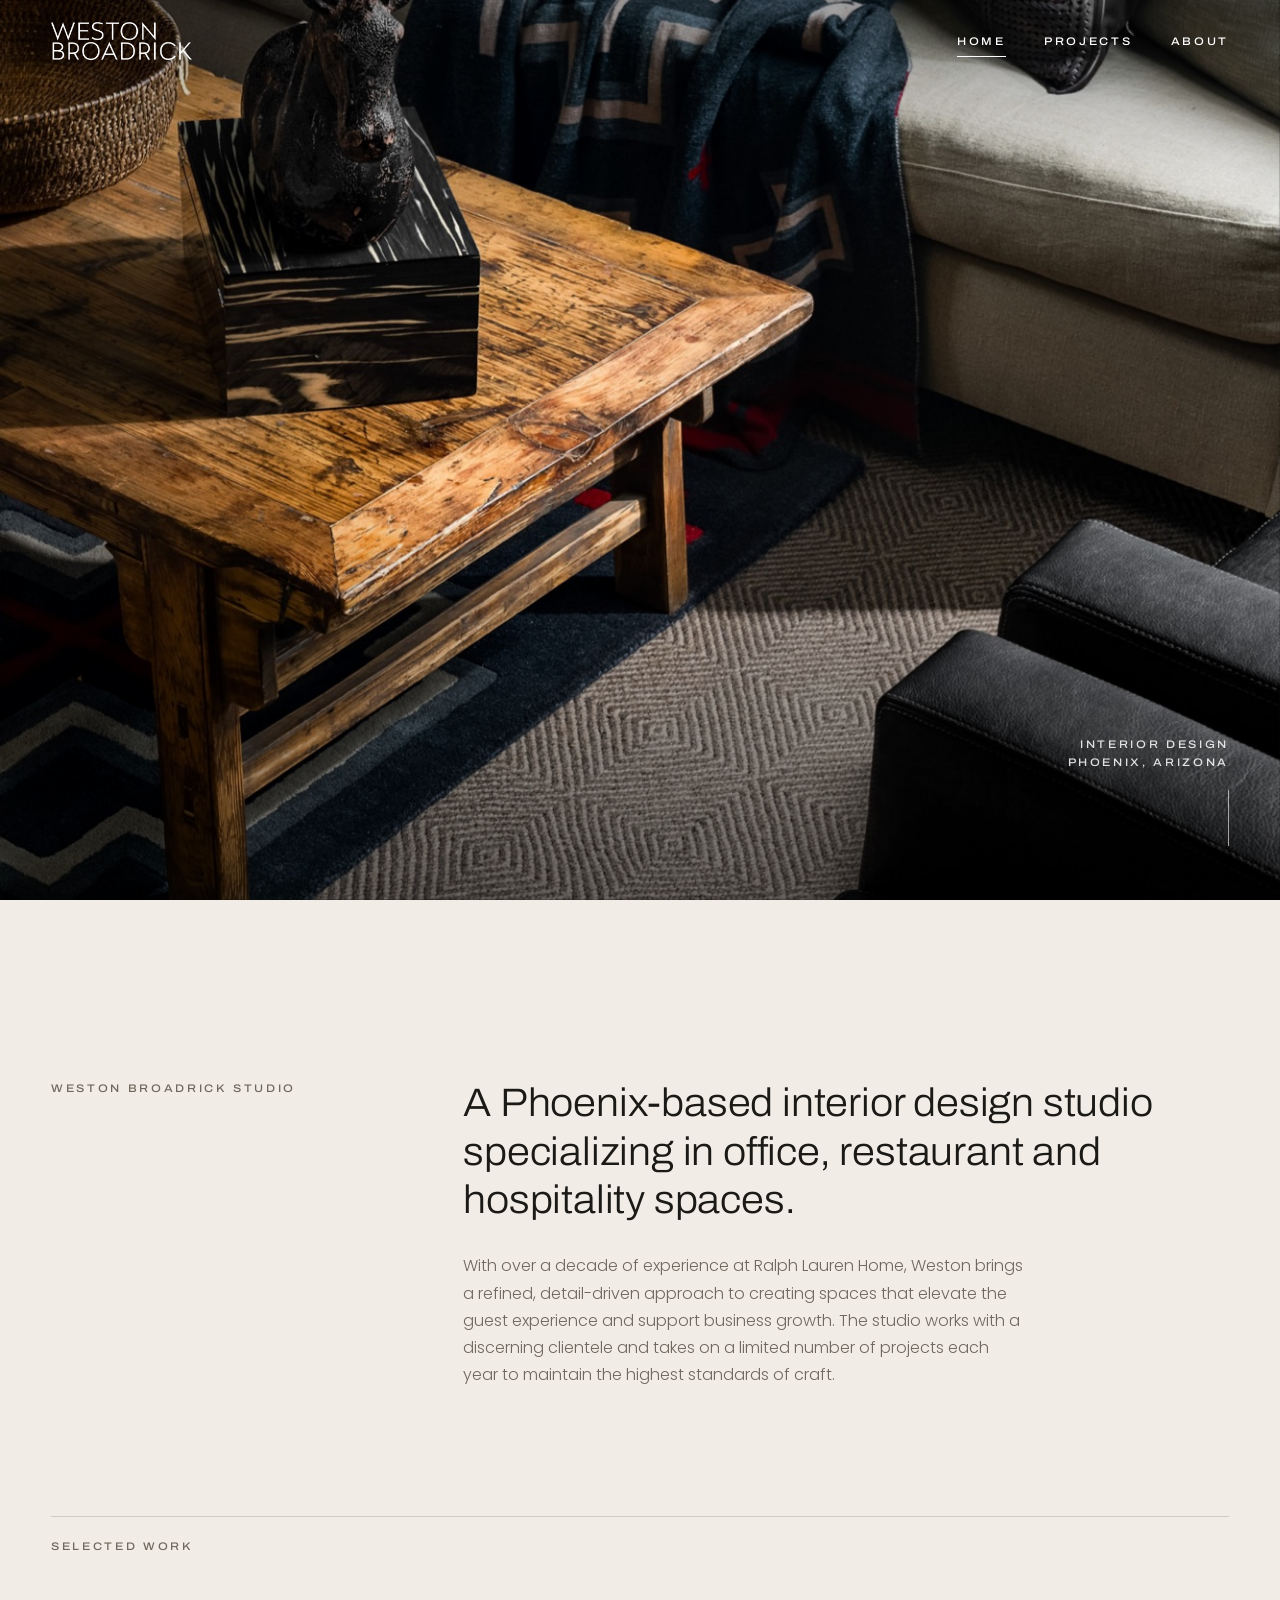
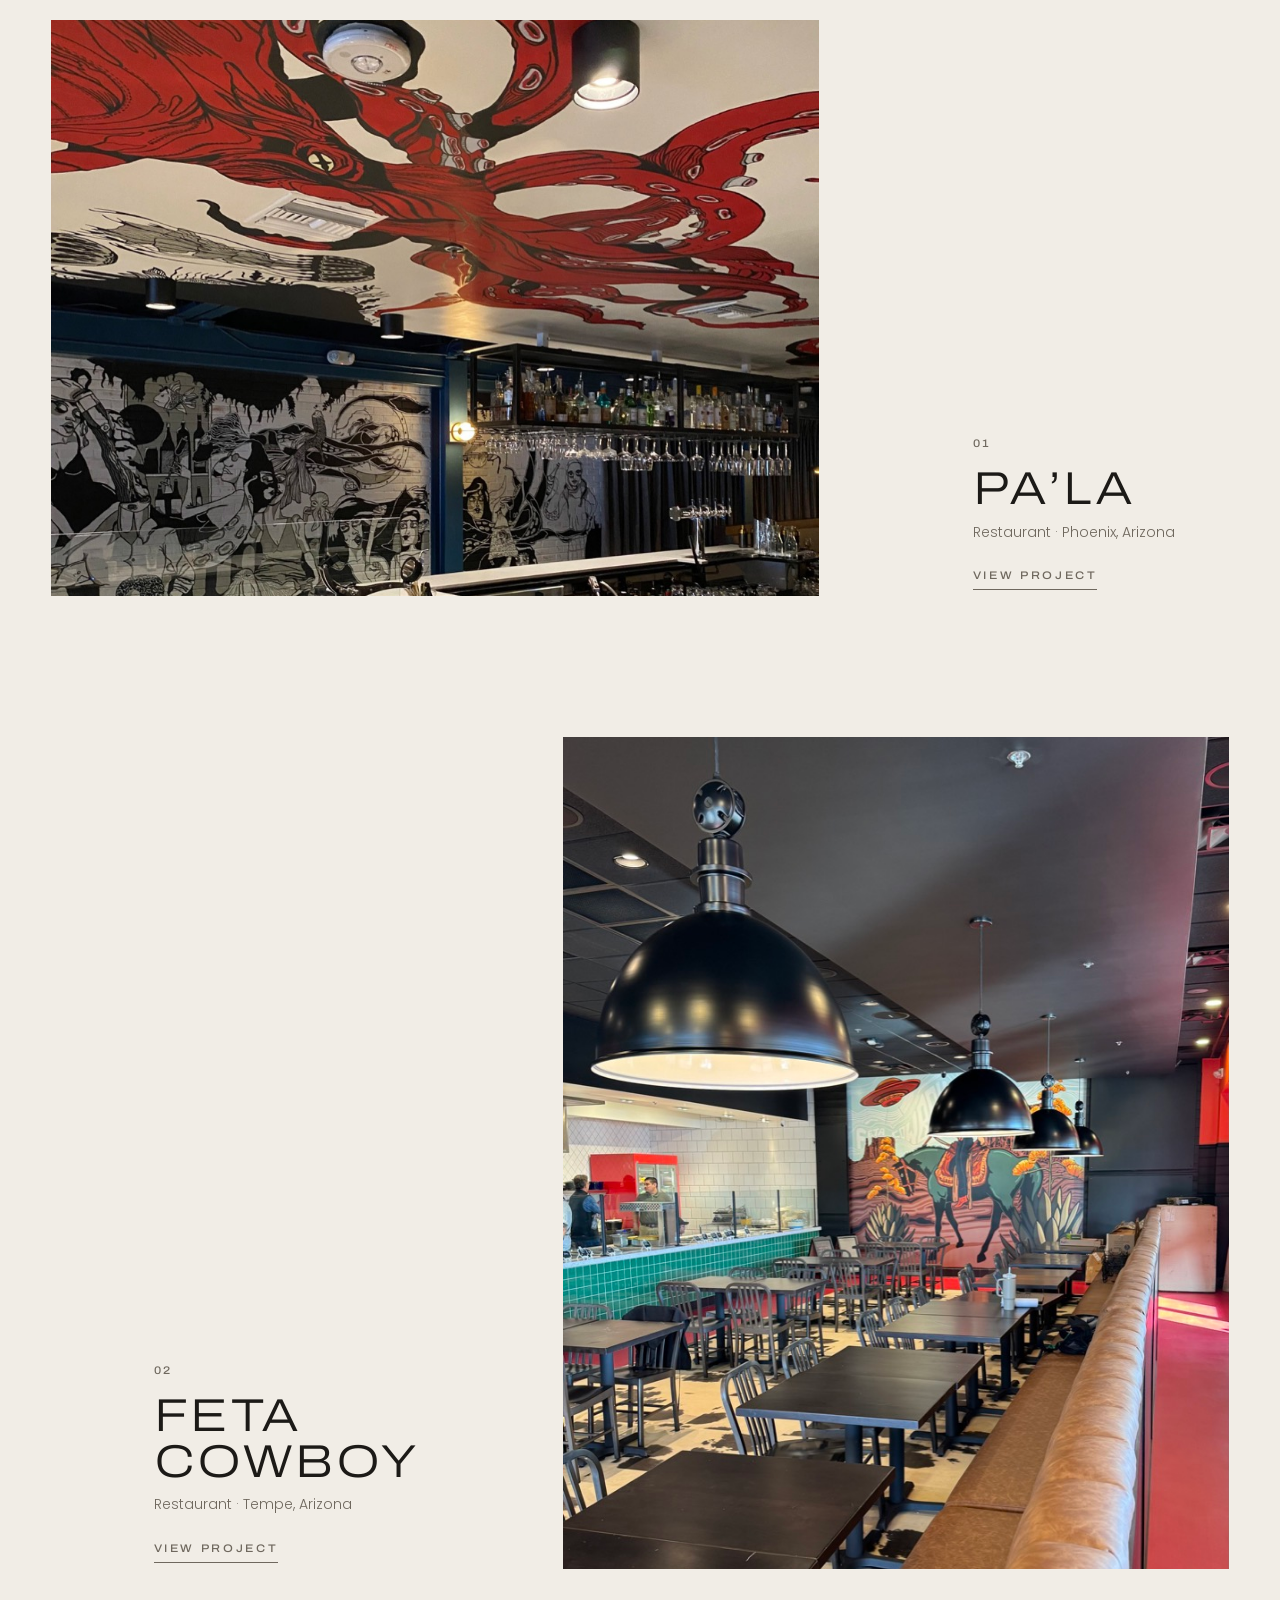
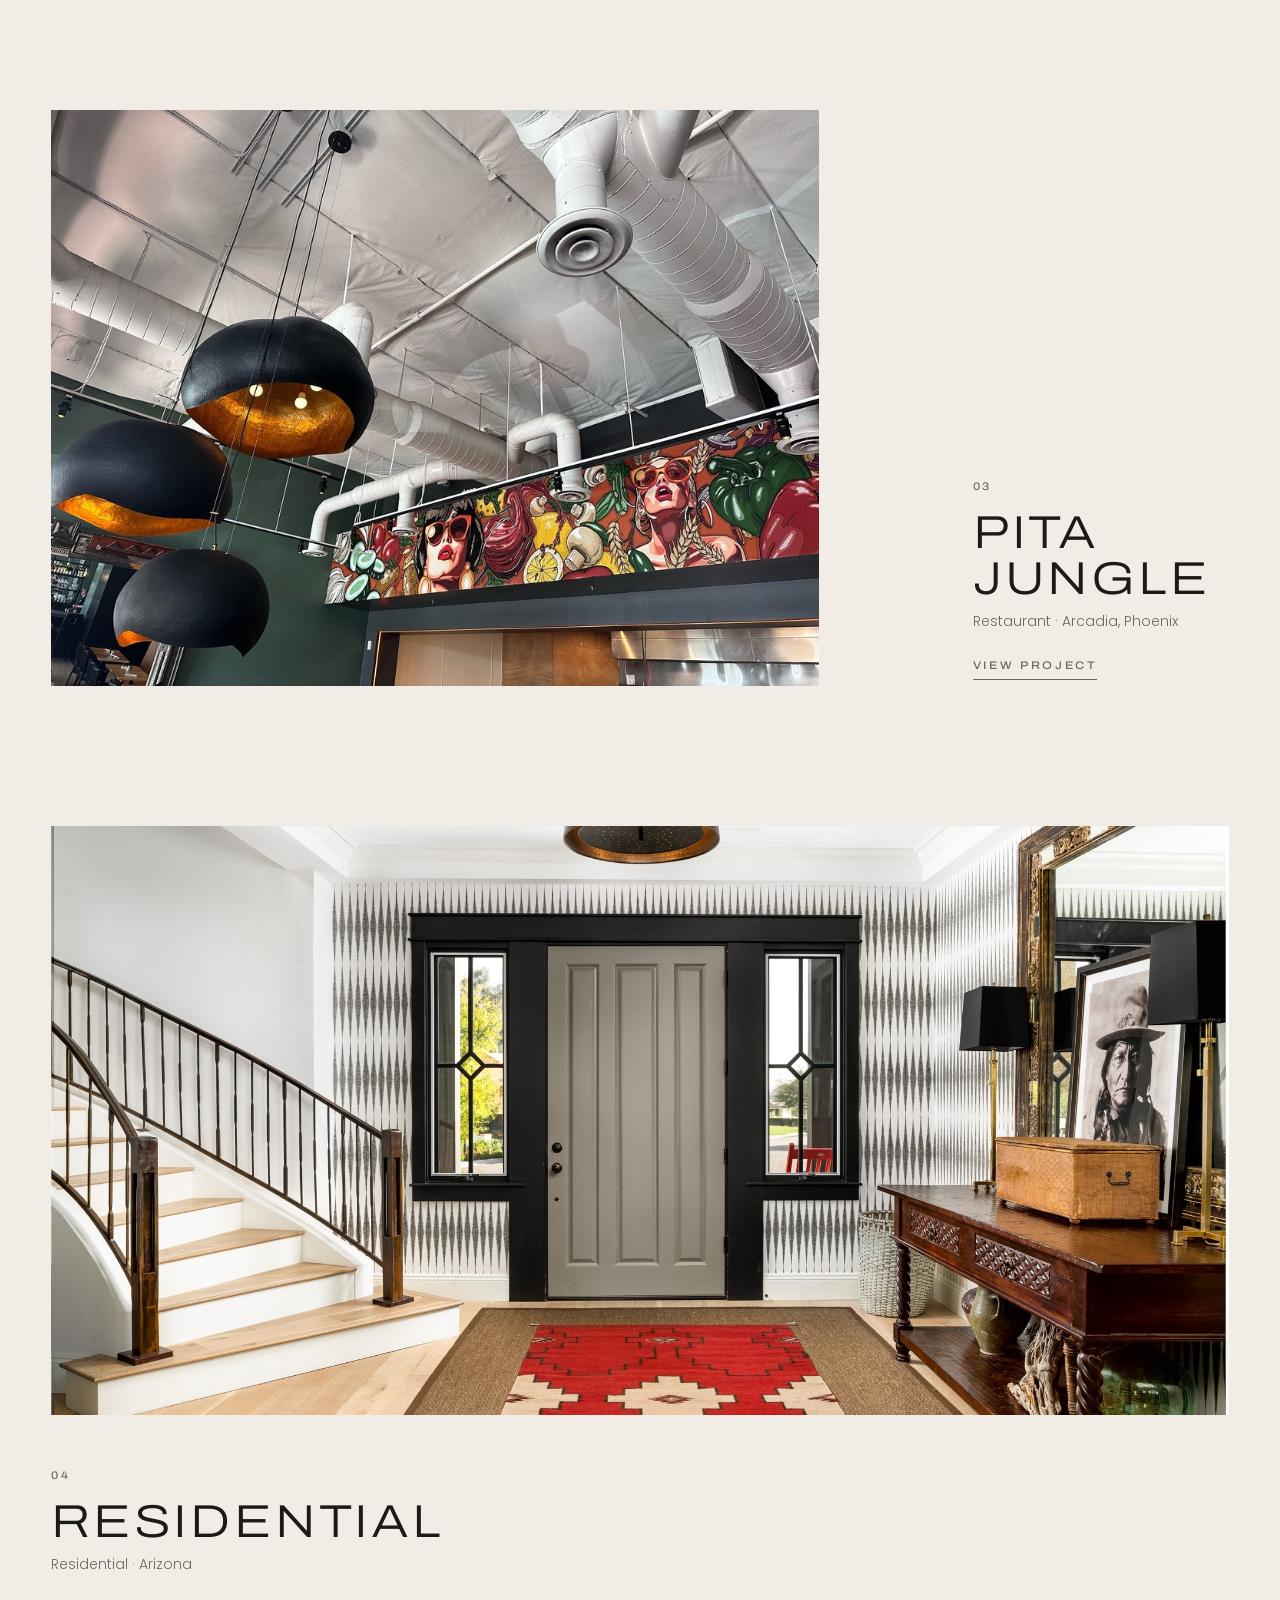
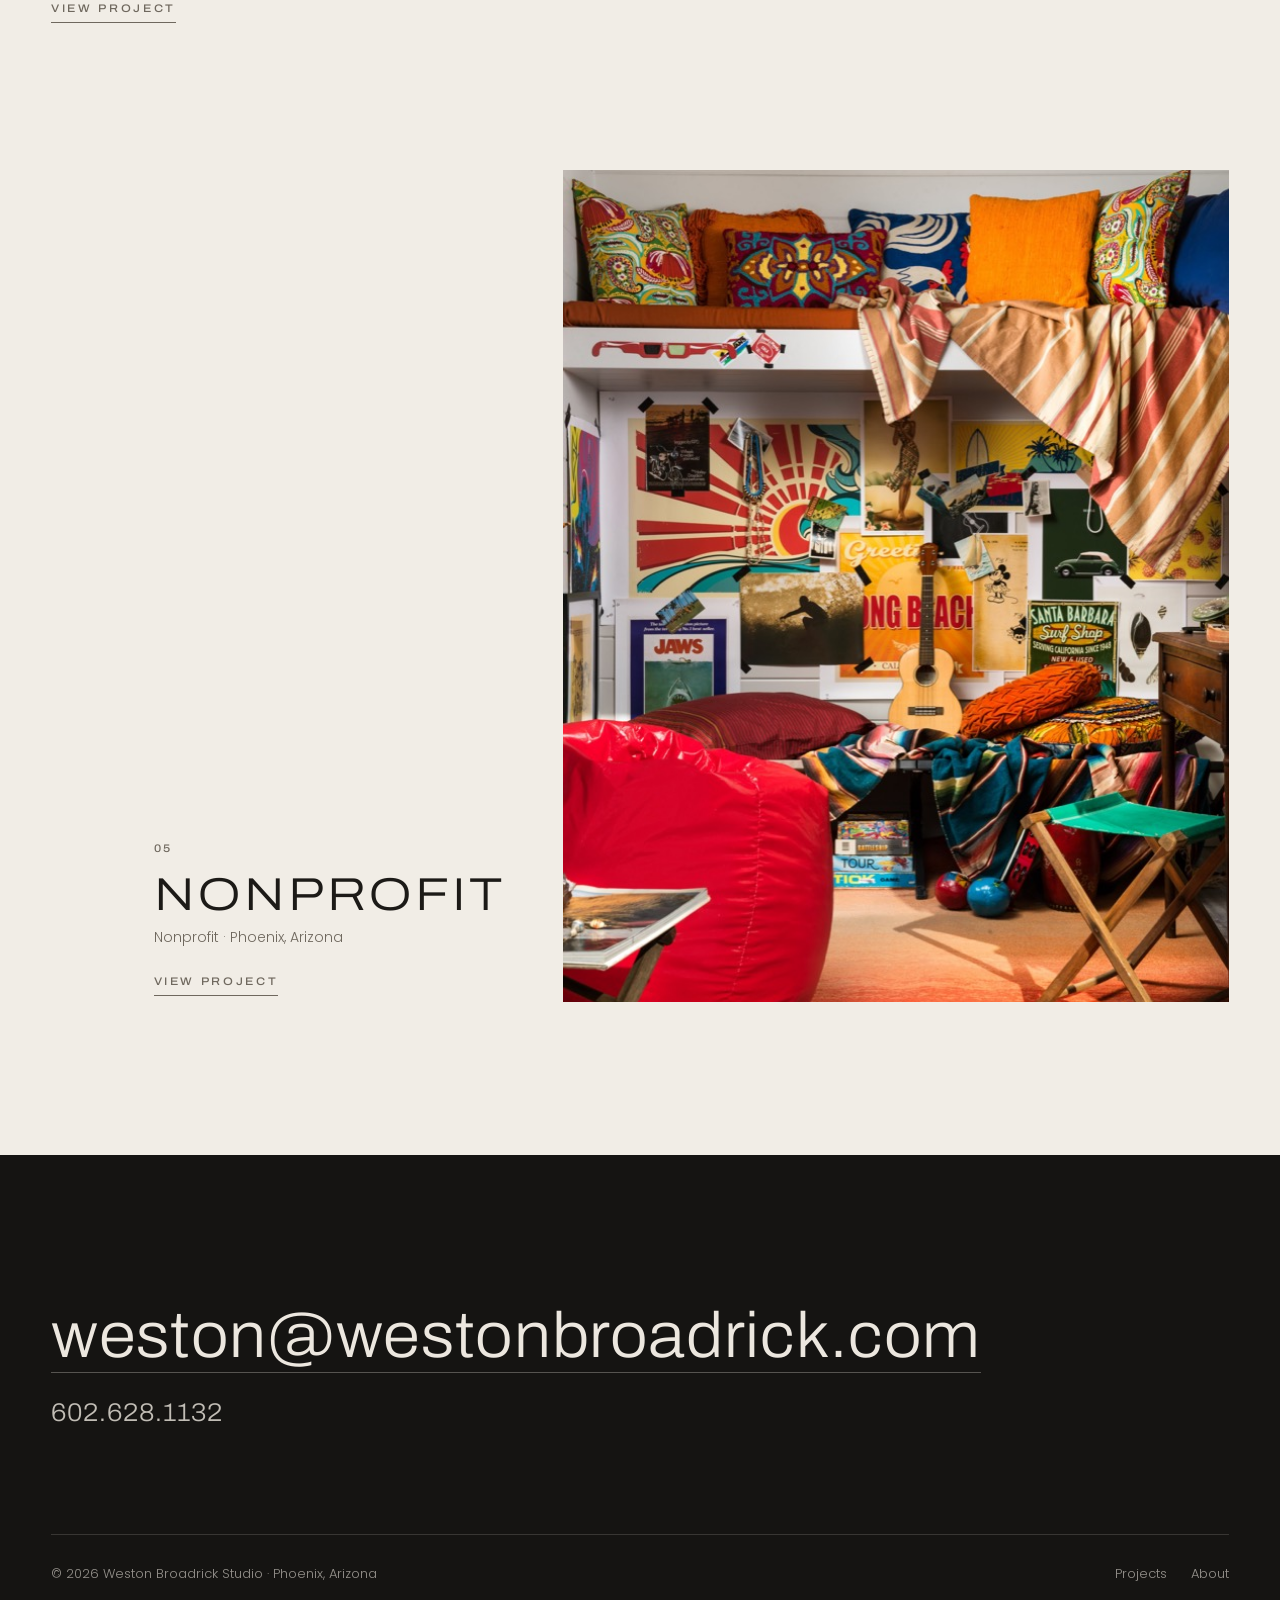
<file: index.html>
<!doctype html>
<html lang="en">
<head>
<meta charset="utf-8">
<meta name="viewport" content="width=device-width, initial-scale=1, viewport-fit=cover">
<title>Weston Broadrick Studio — Interior Design, Phoenix</title>
<meta name="description" content="Weston Broadrick Studio is a Phoenix interior design studio specializing in office, restaurant and hospitality spaces, shaped by over a decade at Ralph Lauren Home.">
<link rel="canonical" href="https://www.westonbroadrick.com/">
<meta property="og:type" content="website">
<meta property="og:title" content="Weston Broadrick Studio — Interior Design, Phoenix">
<meta property="og:description" content="Weston Broadrick Studio is a Phoenix interior design studio specializing in office, restaurant and hospitality spaces, shaped by over a decade at Ralph Lauren Home.">
<meta property="og:image" content="https://www.westonbroadrick.com/images/res-01.jpg">
<meta property="og:url" content="https://www.westonbroadrick.com/">
<meta name="twitter:card" content="summary_large_image">
<meta name="theme-color" content="#151412">
<link rel="icon" href="favicon.svg" type="image/svg+xml">
<link rel="preconnect" href="https://fonts.googleapis.com">
<link rel="preconnect" href="https://fonts.gstatic.com" crossorigin>
<link rel="stylesheet" href="https://fonts.googleapis.com/css2?family=Archivo:wdth,wght@62..125,300..600&family=Poppins:wght@300;400;500&display=swap">
<link rel="stylesheet" href="css/site.css">
</head>
<body class="has-hero">
<a class="skip" href="#main">Skip to content</a>
<header class="site-header">
  <a class="logo" href="./"><img src="images/logo.png" width="1000" height="273" alt="Weston Broadrick Studio"></a>
  <button class="menu-btn" type="button" aria-expanded="false" aria-controls="site-nav">Menu</button>
  <nav class="nav" id="site-nav" aria-label="Main">
    <a href="./" aria-current="page">Home</a>
    <div class="nav-drop">
      <a href="projects/pala/" class="nav-drop-toggle">Projects</a>
      <ul class="nav-sub"><li><a href="projects/pala/">Pa’La</a></li><li><a href="projects/fetacowboy/">Feta Cowboy</a></li><li><a href="projects/pita-jungle/">Pita Jungle</a></li><li><a href="projects/residential/">Residential</a></li><li><a href="projects/nonprofit/">Nonprofit</a></li></ul>
    </div>
    <a href="contact/">About</a>
  </nav>
</header>
<main id="main">
  <section class="hero">
    <img src="images/res-01.jpg" srcset="images/res-01-sm.jpg 1000w, images/res-01.jpg 1333w" sizes="100vw" width="1333" height="2000" alt="Living room with a leather chair and a reclaimed wood table" data-full="images/res-01.jpg" fetchpriority="high" decoding="async" style="object-position:50% 22%">
    <div class="hero-text">
      <h1 class="visually-hidden">Weston Broadrick Studio</h1>
      <div class="hero-meta">
        <span class="eyebrow">Interior Design</span>
        <span class="eyebrow">Phoenix, Arizona</span>
        <div class="scroll-cue" aria-hidden="true"></div>
      </div>
    </div>
  </section>

  <section class="statement wrap">
    <div class="statement-grid reveal">
      <span class="eyebrow">Weston Broadrick Studio</span>
      <div>
        <p class="statement-lead">A Phoenix-based interior design studio specializing in office, restaurant and hospitality spaces.</p>
        <p class="statement-body">With over a decade of experience at Ralph Lauren Home, Weston brings a refined, detail-driven approach to creating spaces that elevate the guest experience and support business growth. The studio works with a discerning clientele and takes on a limited number of projects each year to maintain the highest standards of craft.</p>
      </div>
    </div>
  </section>

  <section class="index wrap" aria-labelledby="work-h">
    <div class="index-head"><h2 class="eyebrow" id="work-h" style="margin:0">Selected Work</h2></div>
  <a class="work a reveal" href="projects/pala/">
    <div class="work-media"><img src="images/pala-01.jpg" srcset="images/pala-01-sm.jpg 1000w, images/pala-01.jpg 2000w" sizes="(max-width: 820px) 100vw, 66vw" width="2000" height="1910" alt="Red octopus mural spanning the bar ceiling at Pa’La" data-full="images/pala-01.jpg" loading="lazy" decoding="async"></div>
    <div class="work-caption">
      <span class="eyebrow work-num">01</span>
      <h3 class="work-name">Pa’La</h3>
      <div class="work-type">Restaurant &middot; Phoenix, Arizona</div>
      <span class="eyebrow work-link">View project</span>
    </div>
  </a>
  <a class="work b reveal" href="projects/fetacowboy/">
    <div class="work-media"><img src="images/feta-cover.jpg" srcset="images/feta-cover-sm.jpg 1000w, images/feta-cover.jpg 1490w" sizes="(max-width: 820px) 100vw, 58vw" width="1490" height="2000" alt="Long dining room with banquette and dome pendants at Feta Cowboy" data-full="images/feta-cover.jpg" loading="lazy" decoding="async"></div>
    <div class="work-caption">
      <span class="eyebrow work-num">02</span>
      <h3 class="work-name">Feta Cowboy</h3>
      <div class="work-type">Restaurant &middot; Tempe, Arizona</div>
      <span class="eyebrow work-link">View project</span>
    </div>
  </a>
  <a class="work a reveal" href="projects/pita-jungle/">
    <div class="work-media"><img src="images/pita-02.jpg" srcset="images/pita-02-sm.jpg 1000w, images/pita-02.jpg 2000w" sizes="(max-width: 820px) 100vw, 66vw" width="2000" height="1500" alt="Bar with black dome pendants and a painted mural at Pita Jungle Arcadia" data-full="images/pita-02.jpg" loading="lazy" decoding="async"></div>
    <div class="work-caption">
      <span class="eyebrow work-num">03</span>
      <h3 class="work-name">Pita Jungle</h3>
      <div class="work-type">Restaurant &middot; Arcadia, Phoenix</div>
      <span class="eyebrow work-link">View project</span>
    </div>
  </a>
  <a class="work c reveal" href="projects/residential/">
    <div class="work-media"><img src="images/res-03.jpg" srcset="images/res-03-sm.jpg 1000w, images/res-03.jpg 2000w" sizes="100vw" width="2000" height="1333" alt="Entry hall with staircase, red runner, and wood console" data-full="images/res-03.jpg" loading="lazy" decoding="async"></div>
    <div class="work-caption">
      <span class="eyebrow work-num">04</span>
      <h3 class="work-name">Residential</h3>
      <div class="work-type">Residential &middot; Arizona</div>
      <span class="eyebrow work-link">View project</span>
    </div>
  </a>
  <a class="work b reveal" href="projects/nonprofit/">
    <div class="work-media"><img src="images/np-01.jpg" srcset="images/np-01-sm.jpg 1000w, images/np-01.jpg 1317w" sizes="(max-width: 820px) 100vw, 58vw" width="1317" height="2000" alt="Colorful textiles and lanterns inside the Boho Beach House playhouse" data-full="images/np-01.jpg" loading="lazy" decoding="async"></div>
    <div class="work-caption">
      <span class="eyebrow work-num">05</span>
      <h3 class="work-name">Nonprofit</h3>
      <div class="work-type">Nonprofit &middot; Phoenix, Arizona</div>
      <span class="eyebrow work-link">View project</span>
    </div>
  </a>
  </section>

</main>
<script type="application/ld+json">{"@context": "https://schema.org", "@type": "InteriorDesigner", "name": "Weston Broadrick Studio", "url": "https://www.westonbroadrick.com/", "email": "weston@westonbroadrick.com", "image": "https://www.westonbroadrick.com/images/res-01.jpg", "founder": {"@type": "Person", "name": "Weston Broadrick"}, "address": {"@type": "PostalAddress", "addressLocality": "Phoenix", "addressRegion": "AZ", "addressCountry": "US"}, "description": "Weston Broadrick Studio is a Phoenix interior design studio specializing in office, restaurant and hospitality spaces, shaped by over a decade at Ralph Lauren Home."}</script>
<footer class="site-footer">
  <div class="wrap">
    <div class="footer-cta reveal">
      <a class="footer-email" href="mailto:weston@westonbroadrick.com">weston@westonbroadrick.com</a><br>
      <a class="footer-phone" href="tel:+16026281132">602.628.1132</a>
    </div>
    <div class="footer-base">
      <span>&copy; 2026 Weston Broadrick Studio &middot; Phoenix, Arizona</span>
      <nav aria-label="Footer"><a href="projects/pala/">Projects</a><a href="contact/">About</a></nav>
    </div>
  </div>
</footer>
<script src="js/site.js"></script>
</body>
</html>
</file>
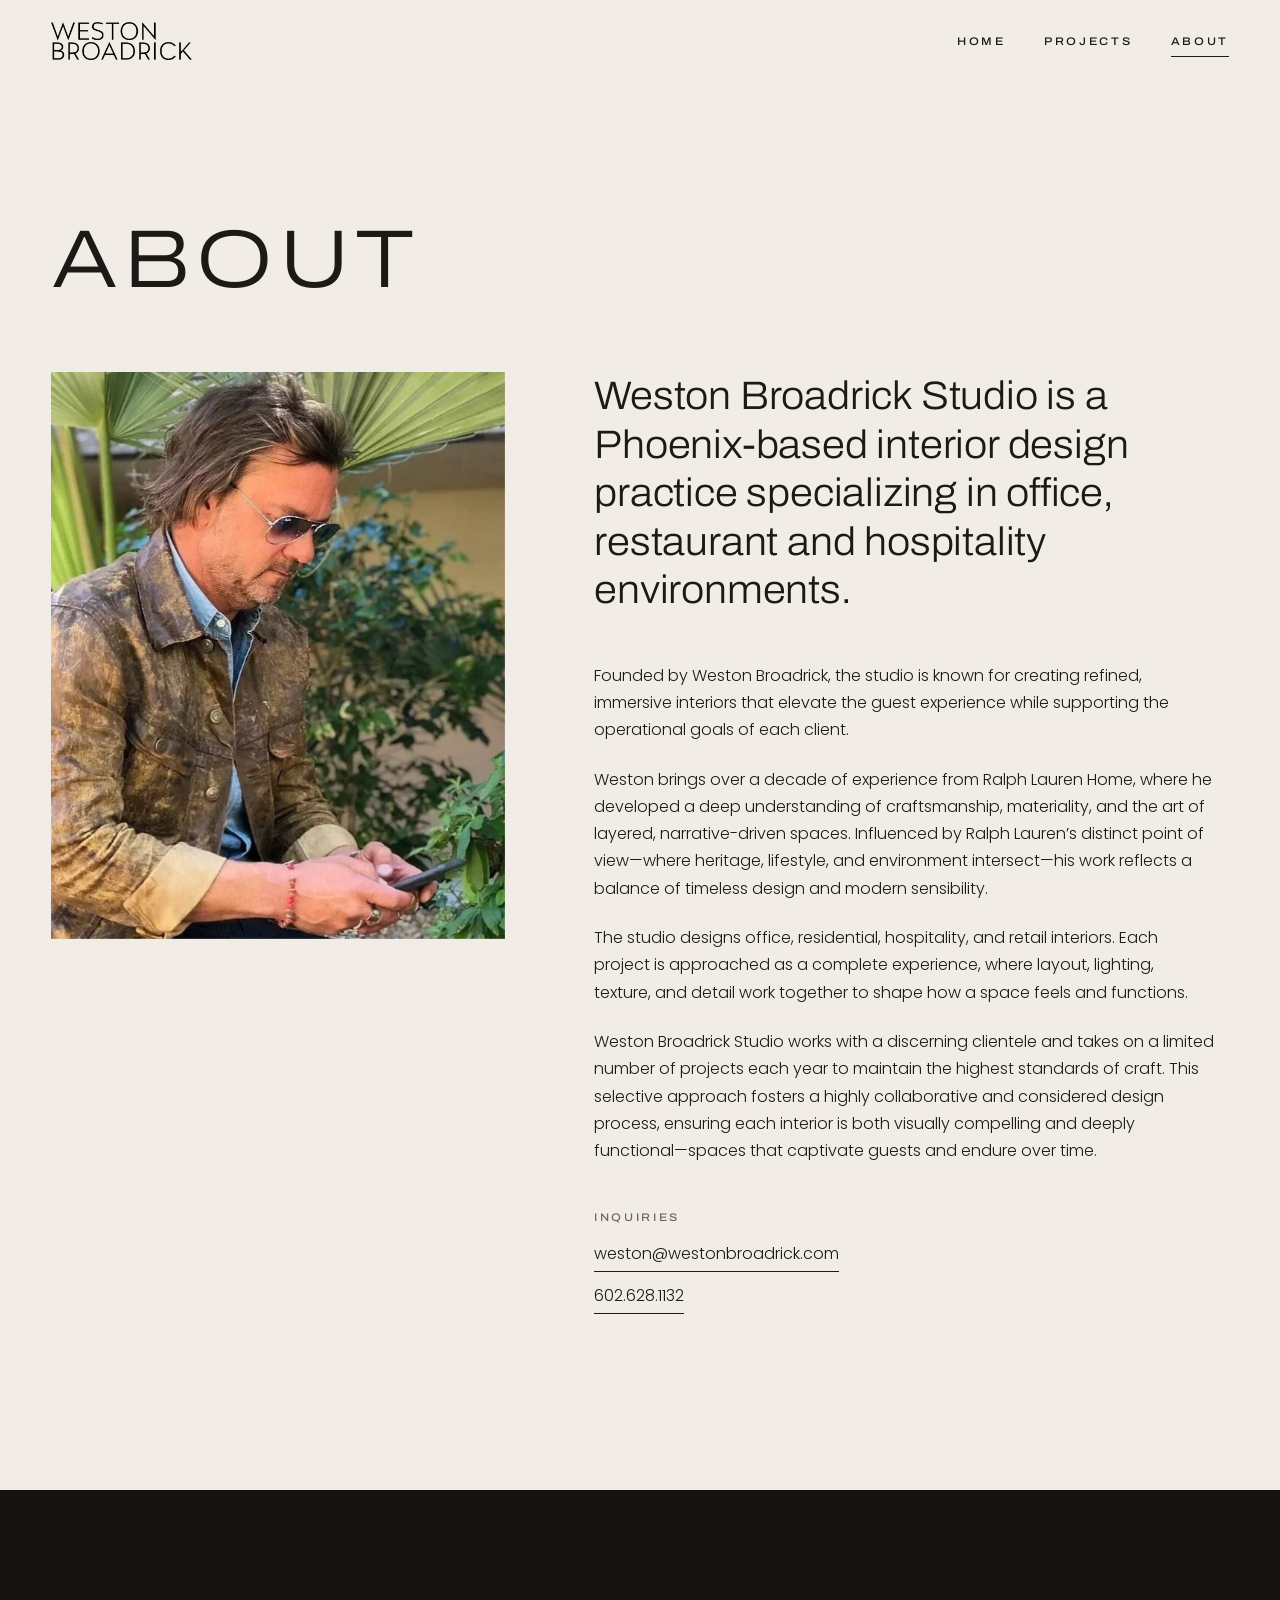
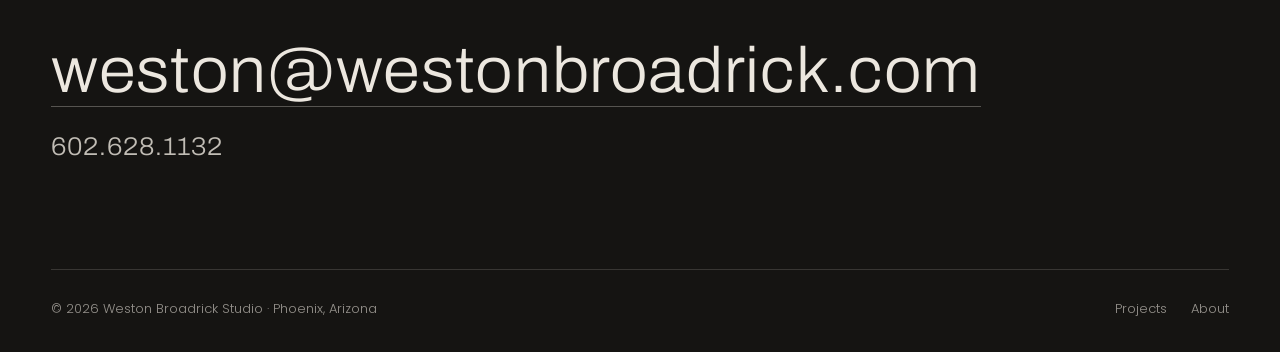
<file: contact/index.html>
<!doctype html>
<html lang="en">
<head>
<meta charset="utf-8">
<meta name="viewport" content="width=device-width, initial-scale=1, viewport-fit=cover">
<title>About — Weston Broadrick Studio</title>
<meta name="description" content="Weston Broadrick Studio is a Phoenix interior design studio specializing in office, restaurant and hospitality spaces, shaped by over a decade at Ralph Lauren Home.">
<link rel="canonical" href="https://www.westonbroadrick.com/contact">
<meta property="og:type" content="website">
<meta property="og:title" content="About — Weston Broadrick Studio">
<meta property="og:description" content="Weston Broadrick Studio is a Phoenix interior design studio specializing in office, restaurant and hospitality spaces, shaped by over a decade at Ralph Lauren Home.">
<meta property="og:image" content="https://www.westonbroadrick.com/images/studio-weston.jpg">
<meta property="og:url" content="https://www.westonbroadrick.com/contact">
<meta name="twitter:card" content="summary_large_image">
<meta name="theme-color" content="#151412">
<link rel="icon" href="../favicon.svg" type="image/svg+xml">
<link rel="preconnect" href="https://fonts.googleapis.com">
<link rel="preconnect" href="https://fonts.gstatic.com" crossorigin>
<link rel="stylesheet" href="https://fonts.googleapis.com/css2?family=Archivo:wdth,wght@62..125,300..600&family=Poppins:wght@300;400;500&display=swap">
<link rel="stylesheet" href="../css/site.css">
</head>
<body>
<a class="skip" href="#main">Skip to content</a>
<header class="site-header">
  <a class="logo" href="../"><img src="../images/logo.png" width="1000" height="273" alt="Weston Broadrick Studio"></a>
  <button class="menu-btn" type="button" aria-expanded="false" aria-controls="site-nav">Menu</button>
  <nav class="nav" id="site-nav" aria-label="Main">
    <a href="../">Home</a>
    <div class="nav-drop">
      <a href="../projects/pala/" class="nav-drop-toggle">Projects</a>
      <ul class="nav-sub"><li><a href="../projects/pala/">Pa’La</a></li><li><a href="../projects/fetacowboy/">Feta Cowboy</a></li><li><a href="../projects/pita-jungle/">Pita Jungle</a></li><li><a href="../projects/residential/">Residential</a></li><li><a href="../projects/nonprofit/">Nonprofit</a></li></ul>
    </div>
    <a href="../contact/" aria-current="page">About</a>
  </nav>
</header>
<main id="main">
  <section class="page-head wrap">
    <h1 class="hero-title">About</h1>
  </section>
  <section class="wrap about-grid">
    <img src="../images/studio-weston.jpg" width="609" height="810" alt="Weston Broadrick" data-full="../images/studio-weston.jpg" loading="lazy" decoding="async">
    <div class="about-copy reveal">
      <p class="statement-lead">Weston Broadrick Studio is a Phoenix-based interior design practice specializing in office, restaurant and hospitality environments.</p>
        <p>Founded by Weston Broadrick, the studio is known for creating refined, immersive interiors that elevate the guest experience while supporting the operational goals of each client.</p>
        <p>Weston brings over a decade of experience from Ralph Lauren Home, where he developed a deep understanding of craftsmanship, materiality, and the art of layered, narrative-driven spaces. Influenced by Ralph Lauren’s distinct point of view—where heritage, lifestyle, and environment intersect—his work reflects a balance of timeless design and modern sensibility.</p>
        <p>The studio designs office, residential, hospitality, and retail interiors. Each project is approached as a complete experience, where layout, lighting, texture, and detail work together to shape how a space feels and functions.</p>
        <p>Weston Broadrick Studio works with a discerning clientele and takes on a limited number of projects each year to maintain the highest standards of craft. This selective approach fosters a highly collaborative and considered design process, ensuring each interior is both visually compelling and deeply functional—spaces that captivate guests and endure over time.</p>
      <p style="margin-top:2.4em"><span class="eyebrow">Inquiries</span><br>
        <a class="work-link" style="margin-top:10px" href="mailto:weston@westonbroadrick.com">weston@westonbroadrick.com</a><br>
        <a class="work-link" style="margin-top:10px" href="tel:+16026281132">602.628.1132</a></p>
    </div>
  </section>
</main>
<footer class="site-footer">
  <div class="wrap">
    <div class="footer-cta reveal">
      <a class="footer-email" href="mailto:weston@westonbroadrick.com">weston@westonbroadrick.com</a><br>
      <a class="footer-phone" href="tel:+16026281132">602.628.1132</a>
    </div>
    <div class="footer-base">
      <span>&copy; 2026 Weston Broadrick Studio &middot; Phoenix, Arizona</span>
      <nav aria-label="Footer"><a href="../projects/pala/">Projects</a><a href="../contact/">About</a></nav>
    </div>
  </div>
</footer>
<script src="../js/site.js"></script>
</body>
</html>
</file>
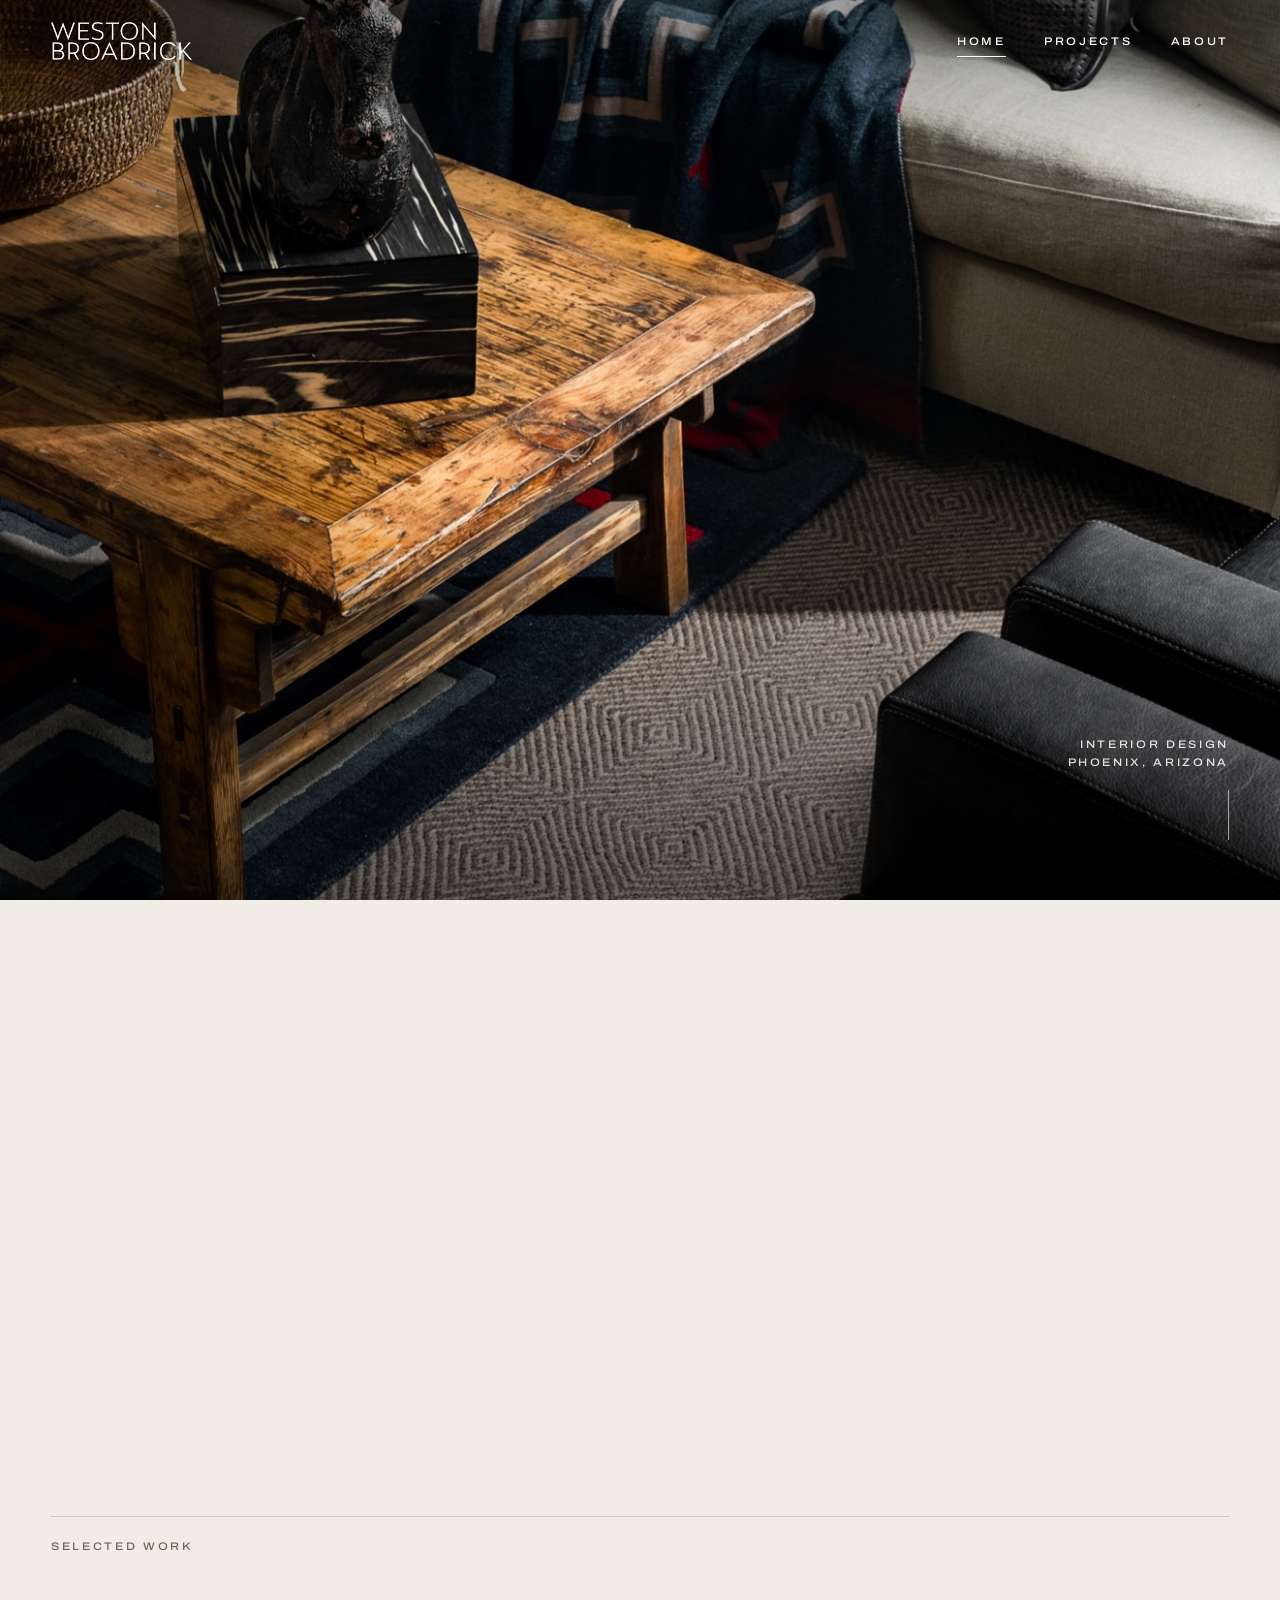
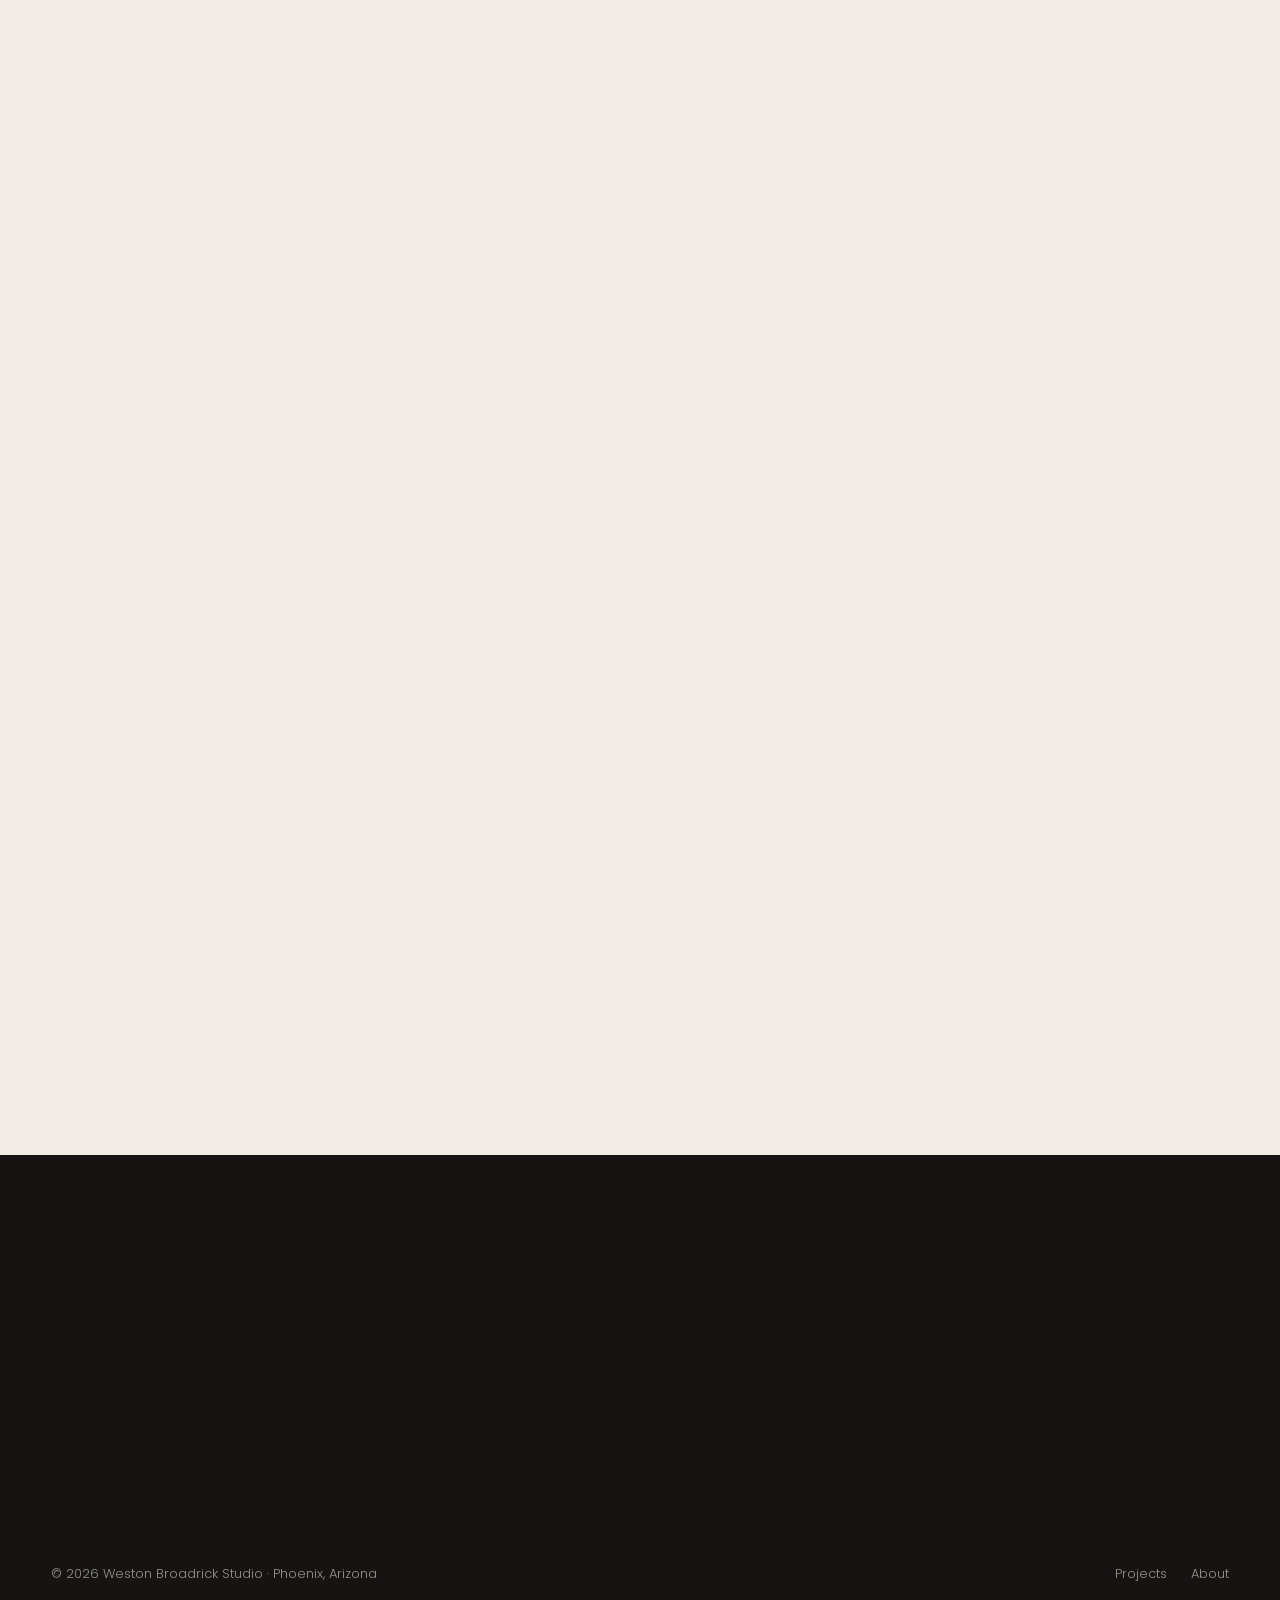
<file: home/index.html>
<!doctype html><meta charset="utf-8"><title>Weston Broadrick Studio</title>
<link rel="canonical" href="https://www.westonbroadrick.com/"><meta http-equiv="refresh" content="0; url=../"><a href="../">Continue</a>
</file>
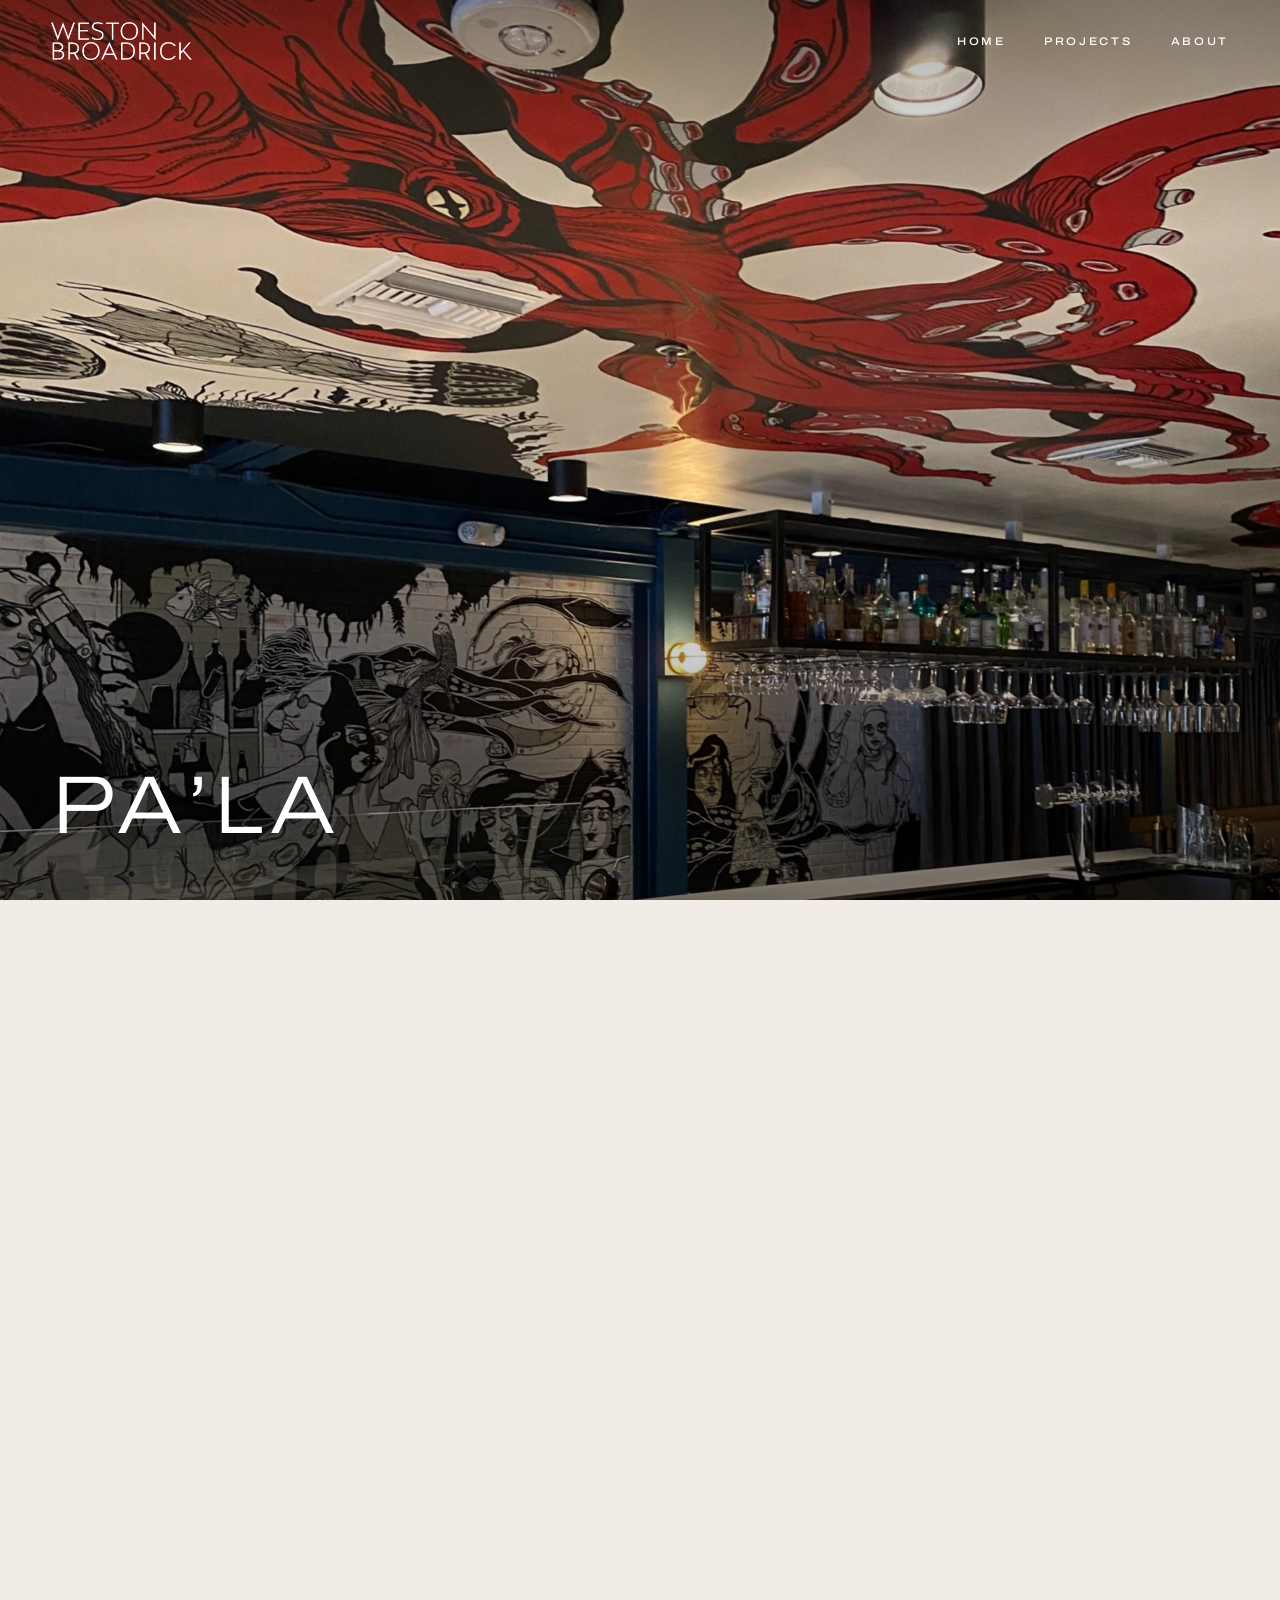
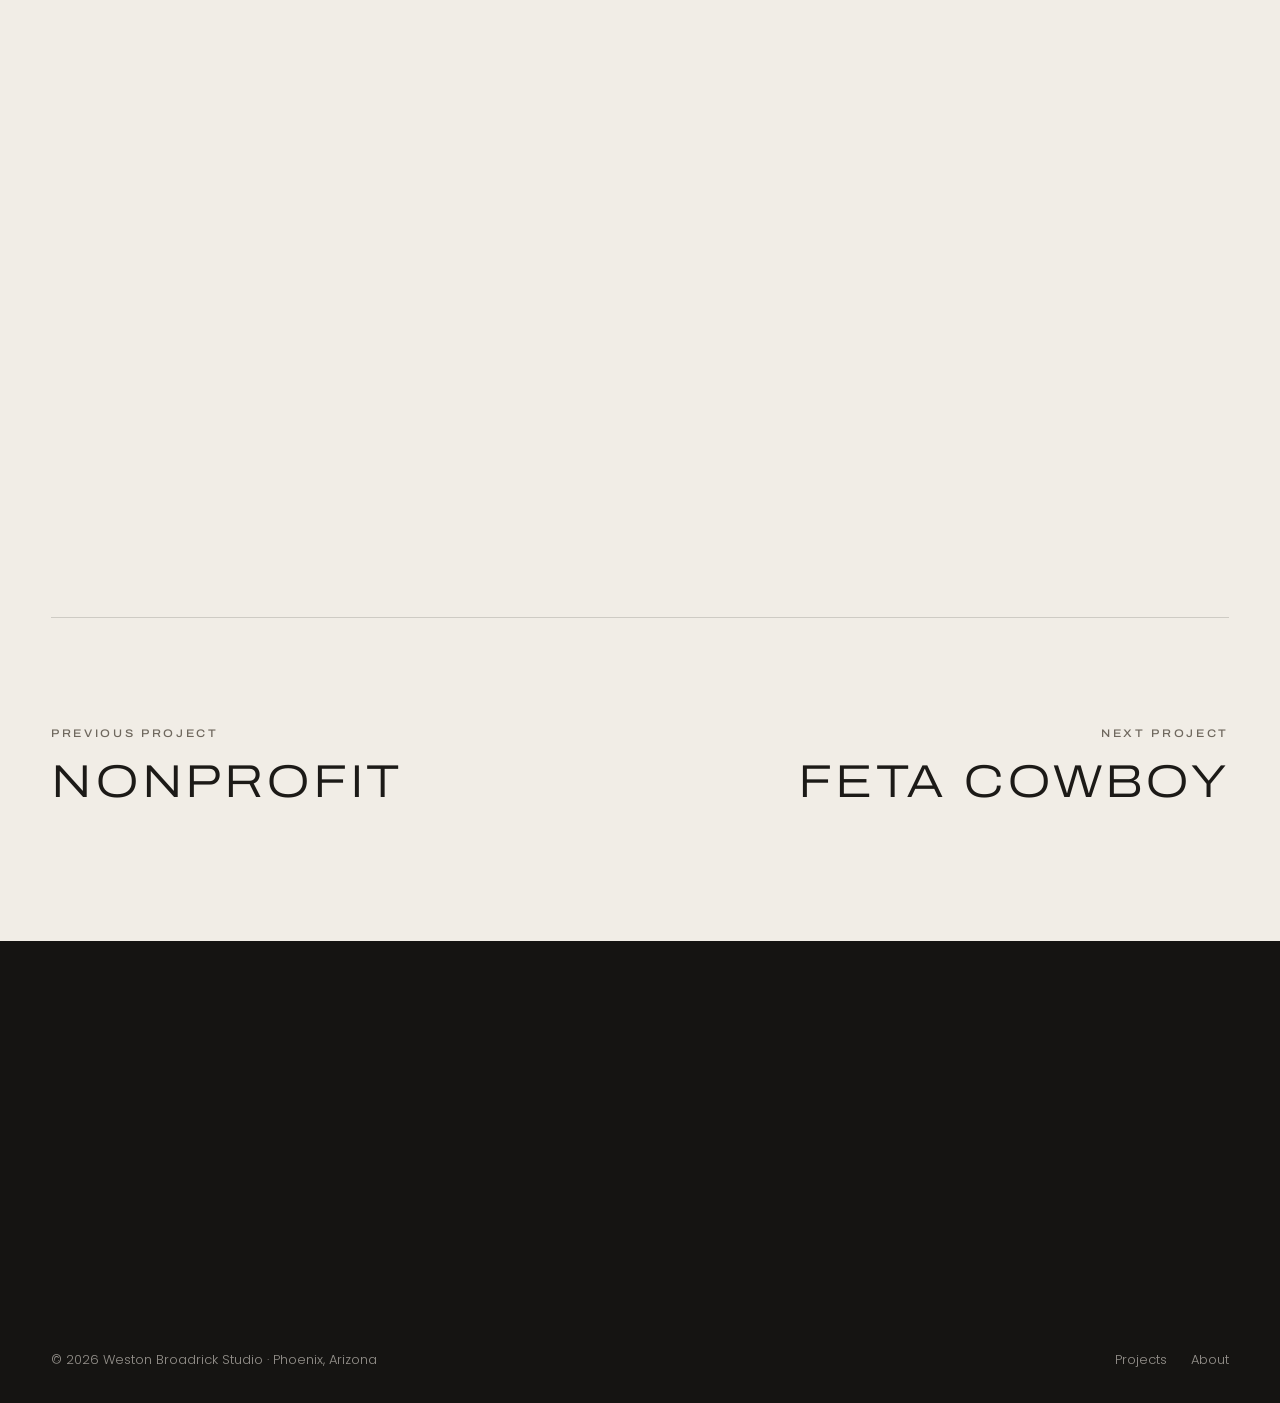
<file: projects/index.html>
<!doctype html><meta charset="utf-8"><title>Weston Broadrick Studio</title>
<link rel="canonical" href="https://www.westonbroadrick.com/projects/pala/"><meta http-equiv="refresh" content="0; url=pala/"><a href="pala/">Continue</a>
</file>
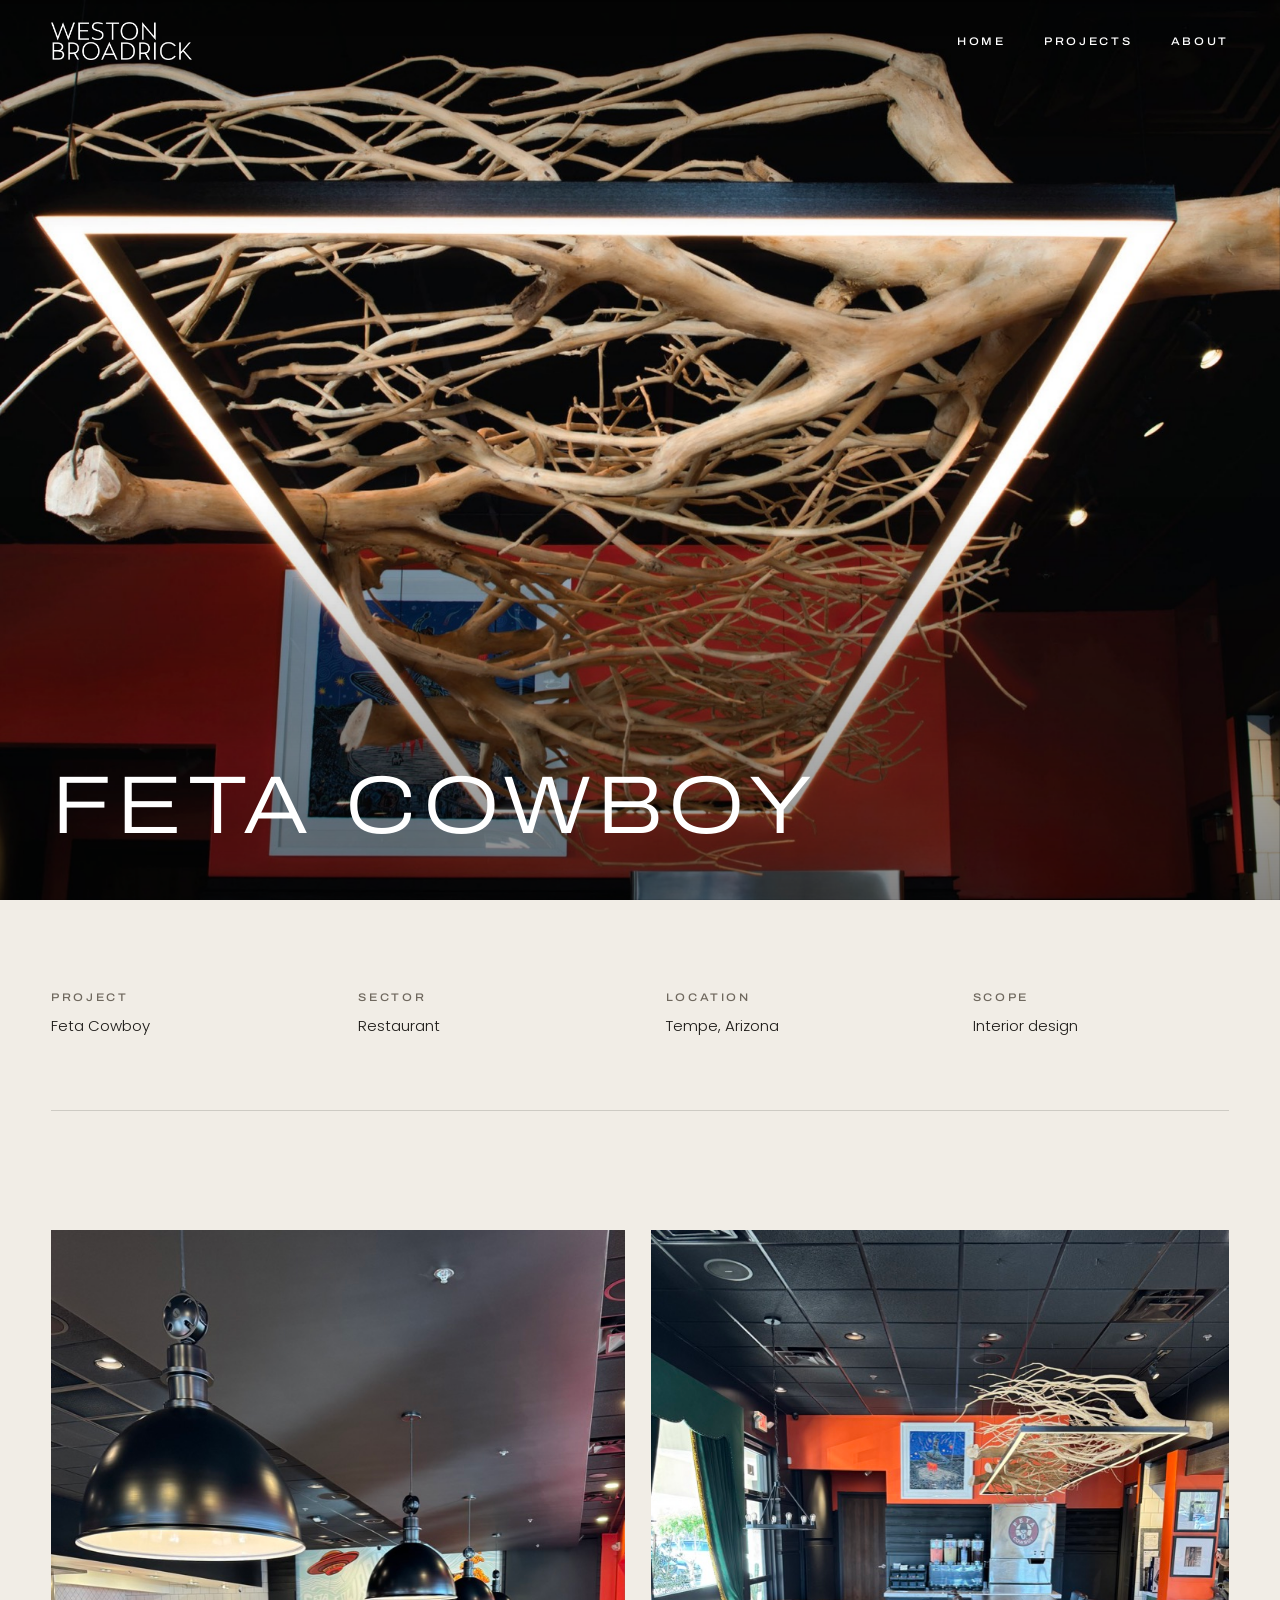
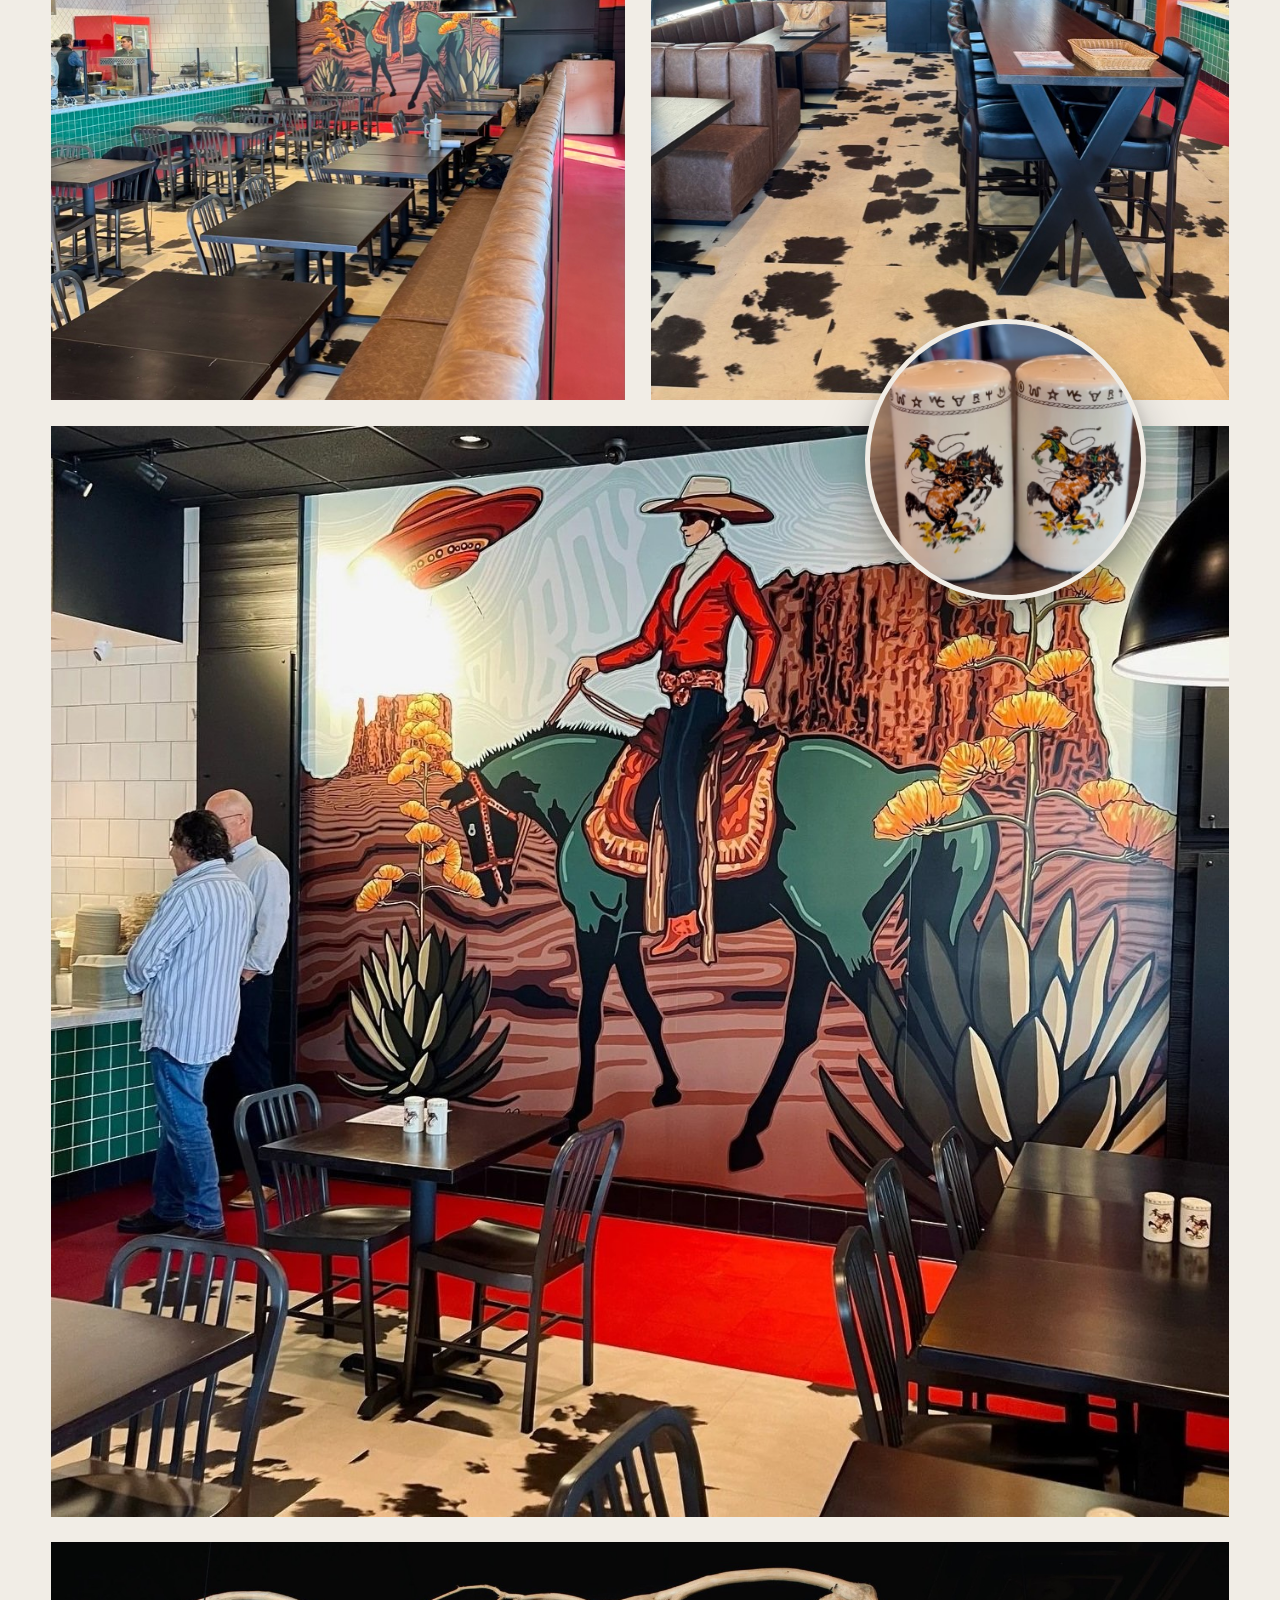
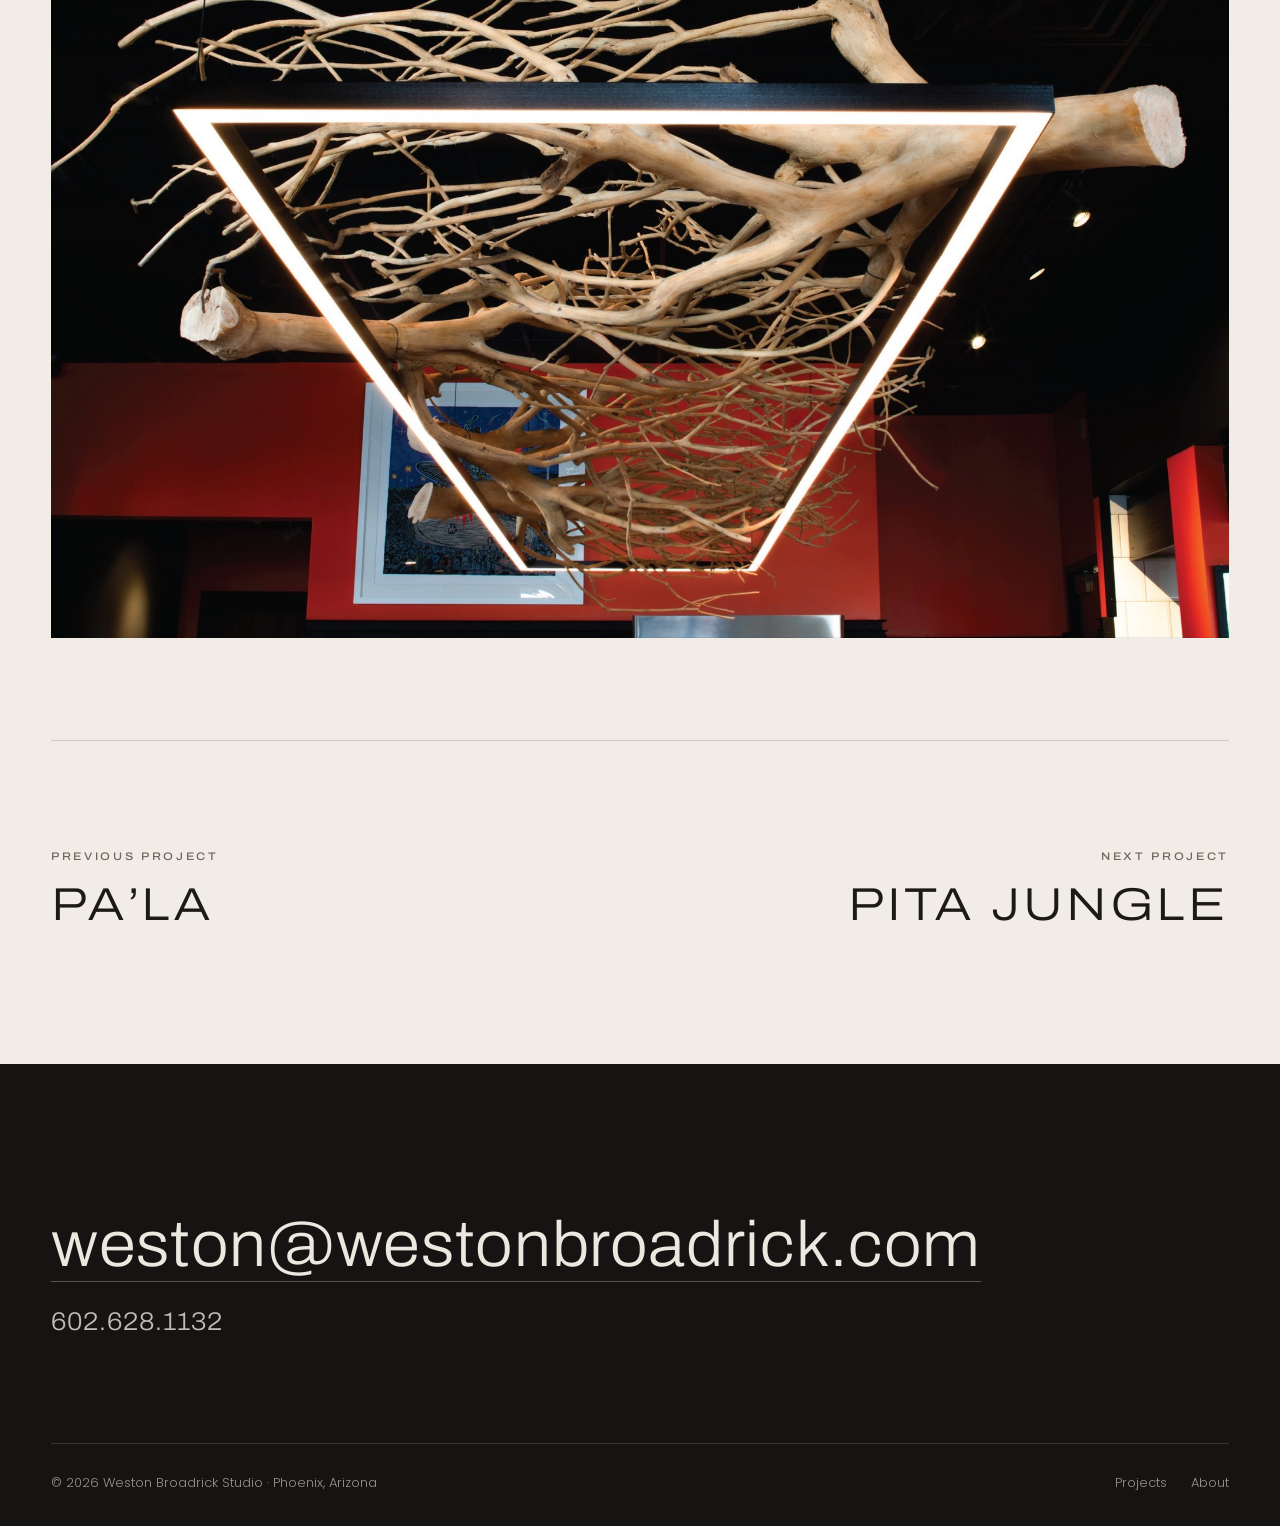
<file: projects/fetacowboy/index.html>
<!doctype html>
<html lang="en">
<head>
<meta charset="utf-8">
<meta name="viewport" content="width=device-width, initial-scale=1, viewport-fit=cover">
<title>Feta Cowboy — Weston Broadrick Studio</title>
<meta name="description" content="Feta Cowboy, Tempe. A restaurant interior by Weston Broadrick Studio: hand-painted cowboy mural, cowhide seating and a sculptural branch chandelier.">
<link rel="canonical" href="https://www.westonbroadrick.com/projects/fetacowboy">
<meta property="og:type" content="website">
<meta property="og:title" content="Feta Cowboy — Weston Broadrick Studio">
<meta property="og:description" content="Feta Cowboy, Tempe. A restaurant interior by Weston Broadrick Studio: hand-painted cowboy mural, cowhide seating and a sculptural branch chandelier.">
<meta property="og:image" content="https://www.westonbroadrick.com/images/feta-04.jpg">
<meta property="og:url" content="https://www.westonbroadrick.com/projects/fetacowboy">
<meta name="twitter:card" content="summary_large_image">
<meta name="theme-color" content="#151412">
<link rel="icon" href="../../favicon.svg" type="image/svg+xml">
<link rel="preconnect" href="https://fonts.googleapis.com">
<link rel="preconnect" href="https://fonts.gstatic.com" crossorigin>
<link rel="stylesheet" href="https://fonts.googleapis.com/css2?family=Archivo:wdth,wght@62..125,300..600&family=Poppins:wght@300;400;500&display=swap">
<link rel="stylesheet" href="../../css/site.css">
</head>
<body class="has-hero">
<a class="skip" href="#main">Skip to content</a>
<header class="site-header">
  <a class="logo" href="../../"><img src="../../images/logo.png" width="1000" height="273" alt="Weston Broadrick Studio"></a>
  <button class="menu-btn" type="button" aria-expanded="false" aria-controls="site-nav">Menu</button>
  <nav class="nav" id="site-nav" aria-label="Main">
    <a href="../../">Home</a>
    <div class="nav-drop">
      <a href="../../projects/pala/" aria-current="true" class="nav-drop-toggle">Projects</a>
      <ul class="nav-sub"><li><a href="../../projects/pala/">Pa’La</a></li><li><a href="../../projects/fetacowboy/" aria-current="page">Feta Cowboy</a></li><li><a href="../../projects/pita-jungle/">Pita Jungle</a></li><li><a href="../../projects/residential/">Residential</a></li><li><a href="../../projects/nonprofit/">Nonprofit</a></li></ul>
    </div>
    <a href="../../contact/">About</a>
  </nav>
</header>
<main id="main">
  <section class="hero">
    <img src="../../images/feta-04.jpg" srcset="../../images/feta-04-sm.jpg 1000w, ../../images/feta-04.jpg 2000w" sizes="100vw" width="2000" height="1181" alt="Sculptural branch chandelier framed in light at Feta Cowboy" data-full="../../images/feta-04.jpg" fetchpriority="high" decoding="async">
    <div class="hero-text">
      <h1 class="hero-title">Feta Cowboy</h1>
    </div>
  </section>
  <div class="wrap">
    <dl class="project-meta reveal">
      <div><dt class="eyebrow">Project</dt><dd>Feta Cowboy</dd></div>
      <div><dt class="eyebrow">Sector</dt><dd>Restaurant</dd></div>
      <div><dt class="eyebrow">Location</dt><dd>Tempe, Arizona</dd></div>
      <div><dt class="eyebrow">Scope</dt><dd>Interior design</dd></div>
    </dl>
  </div>

  <section class="gallery wrap" aria-label="Feta Cowboy photographs">
<div class="g-row pair reveal"><figure style="--ar:0.7450;aspect-ratio:1490 / 2000"><img src="../../images/feta-cover.jpg" srcset="../../images/feta-cover-sm.jpg 1000w, ../../images/feta-cover.jpg 1490w" sizes="(max-width: 720px) 100vw, 50vw" width="1490" height="2000" alt="Long dining room with banquette and dome pendants at Feta Cowboy" data-full="../../images/feta-cover.jpg" loading="lazy" decoding="async"></figure><figure style="--ar:0.7500;aspect-ratio:1500 / 2000"><img src="../../images/feta-02.jpg" srcset="../../images/feta-02-sm.jpg 1000w, ../../images/feta-02.jpg 1500w" sizes="(max-width: 720px) 100vw, 50vw" width="1500" height="2000" alt="Cowhide-upholstered chairs at navy tables, Feta Cowboy" data-full="../../images/feta-02.jpg" loading="lazy" decoding="async"></figure></div>
<div class="g-row has-float reveal"><figure><img src="../../images/feta-01.jpg" srcset="../../images/feta-01-sm.jpg 1000w, ../../images/feta-01.jpg 1385w" sizes="100vw" width="1385" height="1283" alt="Hand-painted cowboy mural over the dining room at Feta Cowboy" data-full="../../images/feta-01.jpg" loading="lazy" decoding="async"></figure><div class="float-wrap pos-tr m-br"><figure class="float-circle"><img src="../../images/feta-03.jpg" width="1112" height="1112" alt="Ceramic salt and pepper shakers with a cowboy illustration" data-full="../../images/feta-03.jpg" loading="lazy" decoding="async"></figure></div></div>
<div class="g-row reveal"><figure><img src="../../images/feta-04.jpg" srcset="../../images/feta-04-sm.jpg 1000w, ../../images/feta-04.jpg 2000w" sizes="100vw" width="2000" height="1181" alt="Sculptural branch chandelier framed in light at Feta Cowboy" data-full="../../images/feta-04.jpg" loading="lazy" decoding="async"></figure></div>
  </section>
  <div class="wrap">
    <nav class="project-nav" aria-label="More projects">
      <a class="pn-prev" href="../../projects/pala/">
        <span class="eyebrow">Previous project</span>
        <span class="work-name">Pa’La</span>
      </a>
      <a class="pn-next" href="../../projects/pita-jungle/">
        <span class="eyebrow">Next project</span>
        <span class="work-name">Pita Jungle</span>
      </a>
    </nav>
  </div>
</main>
<footer class="site-footer">
  <div class="wrap">
    <div class="footer-cta reveal">
      <a class="footer-email" href="mailto:weston@westonbroadrick.com">weston@westonbroadrick.com</a><br>
      <a class="footer-phone" href="tel:+16026281132">602.628.1132</a>
    </div>
    <div class="footer-base">
      <span>&copy; 2026 Weston Broadrick Studio &middot; Phoenix, Arizona</span>
      <nav aria-label="Footer"><a href="../../projects/pala/">Projects</a><a href="../../contact/">About</a></nav>
    </div>
  </div>
</footer>
<script src="../../js/site.js"></script>
</body>
</html>
</file>
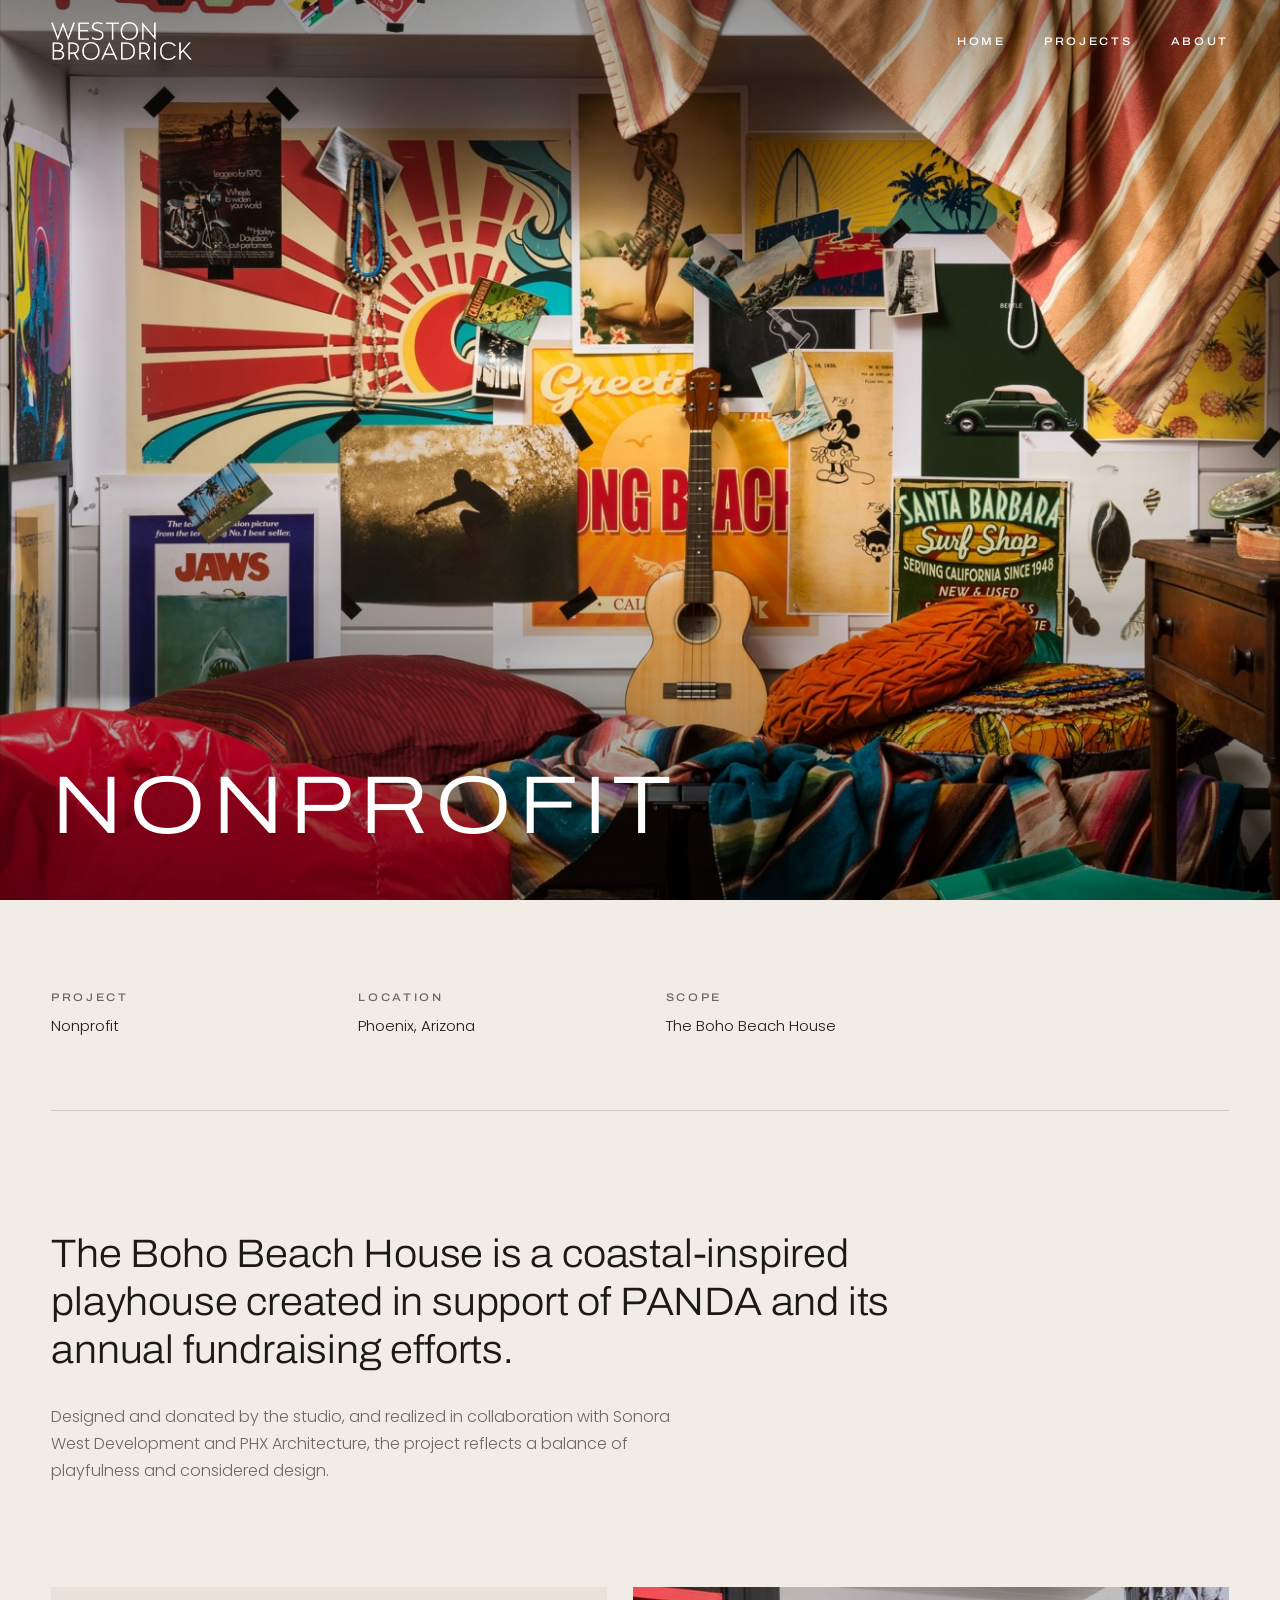
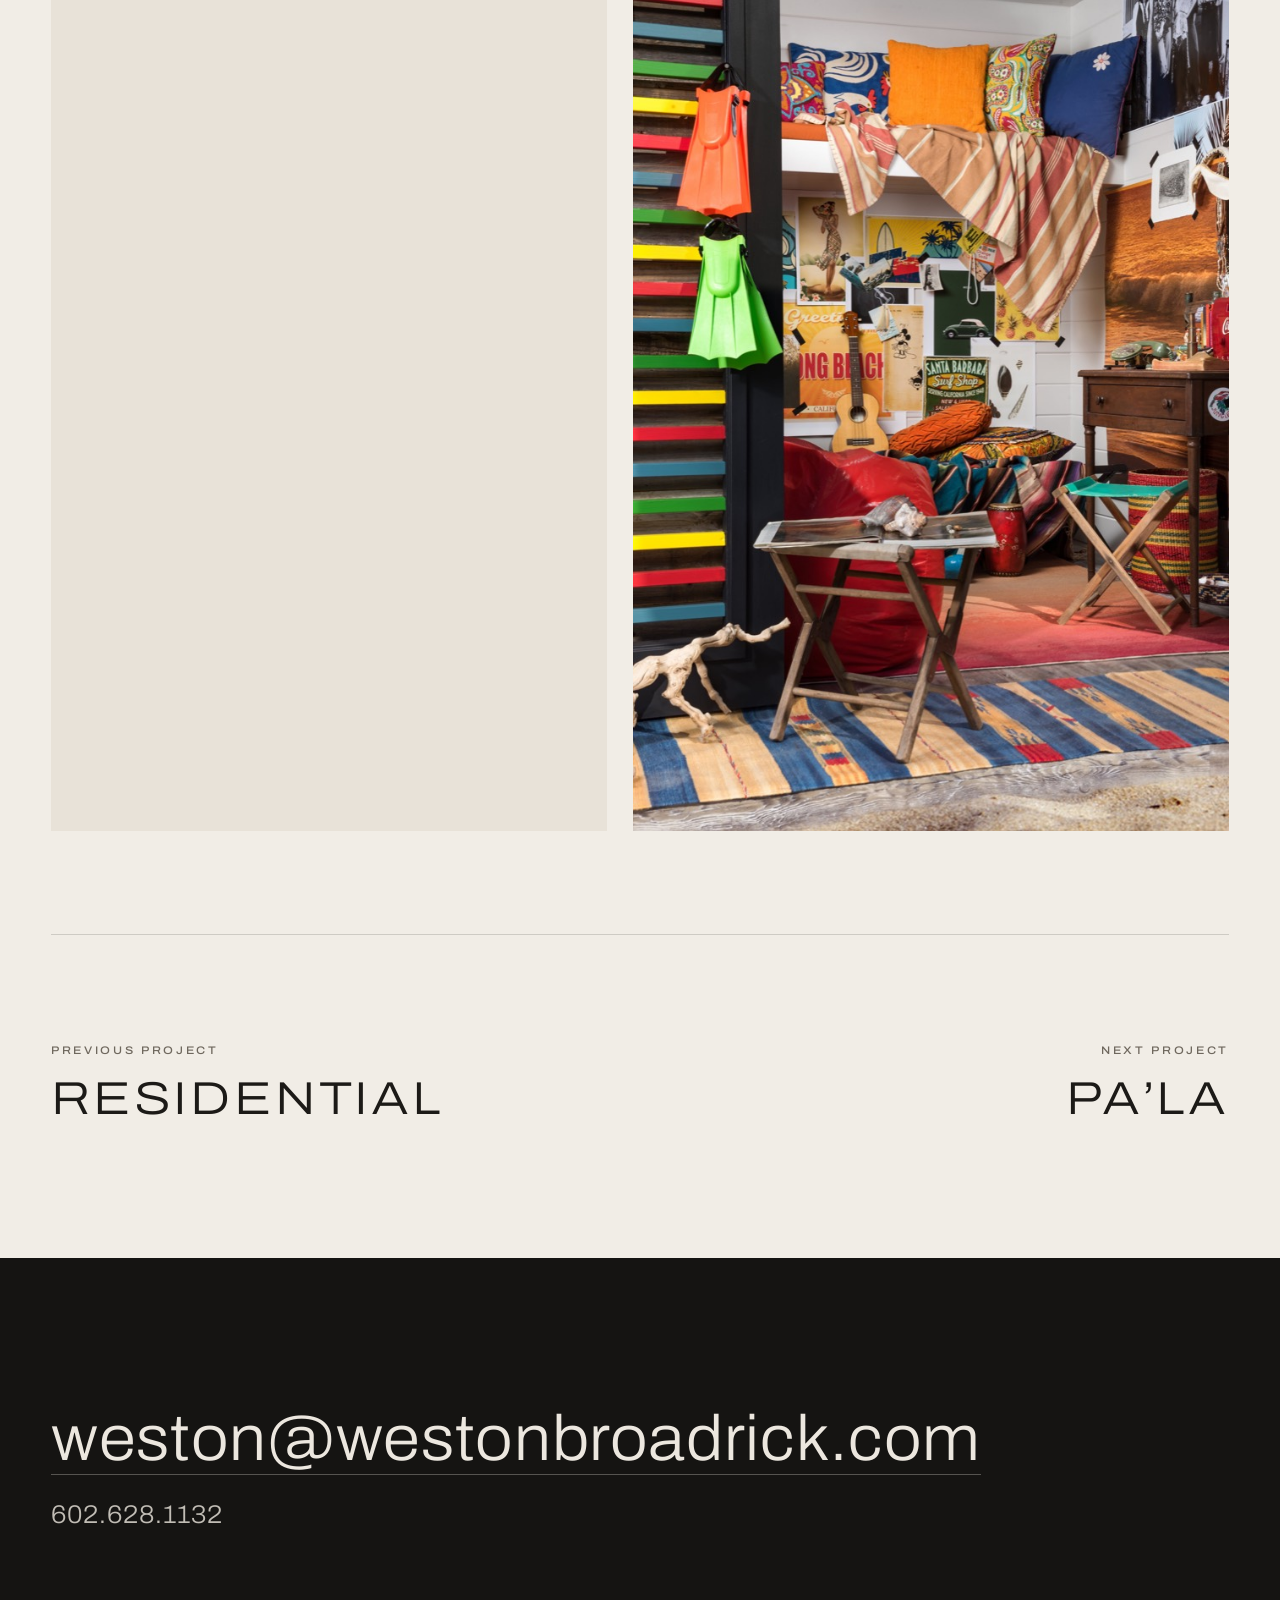
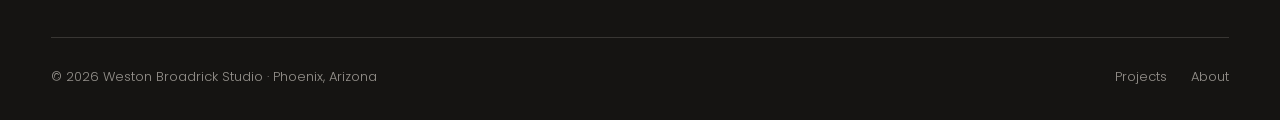
<file: projects/nonprofit/index.html>
<!doctype html>
<html lang="en">
<head>
<meta charset="utf-8">
<meta name="viewport" content="width=device-width, initial-scale=1, viewport-fit=cover">
<title>Nonprofit — Weston Broadrick Studio</title>
<meta name="description" content="The Boho Beach House: a coastal-inspired playhouse designed and donated by Weston Broadrick Studio for PANDA’s annual fundraiser.">
<link rel="canonical" href="https://www.westonbroadrick.com/projects/nonprofit">
<meta property="og:type" content="website">
<meta property="og:title" content="Nonprofit — Weston Broadrick Studio">
<meta property="og:description" content="The Boho Beach House: a coastal-inspired playhouse designed and donated by Weston Broadrick Studio for PANDA’s annual fundraiser.">
<meta property="og:image" content="https://www.westonbroadrick.com/images/np-01.jpg">
<meta property="og:url" content="https://www.westonbroadrick.com/projects/nonprofit">
<meta name="twitter:card" content="summary_large_image">
<meta name="theme-color" content="#151412">
<link rel="icon" href="../../favicon.svg" type="image/svg+xml">
<link rel="preconnect" href="https://fonts.googleapis.com">
<link rel="preconnect" href="https://fonts.gstatic.com" crossorigin>
<link rel="stylesheet" href="https://fonts.googleapis.com/css2?family=Archivo:wdth,wght@62..125,300..600&family=Poppins:wght@300;400;500&display=swap">
<link rel="stylesheet" href="../../css/site.css">
</head>
<body class="has-hero">
<a class="skip" href="#main">Skip to content</a>
<header class="site-header">
  <a class="logo" href="../../"><img src="../../images/logo.png" width="1000" height="273" alt="Weston Broadrick Studio"></a>
  <button class="menu-btn" type="button" aria-expanded="false" aria-controls="site-nav">Menu</button>
  <nav class="nav" id="site-nav" aria-label="Main">
    <a href="../../">Home</a>
    <div class="nav-drop">
      <a href="../../projects/pala/" aria-current="true" class="nav-drop-toggle">Projects</a>
      <ul class="nav-sub"><li><a href="../../projects/pala/">Pa’La</a></li><li><a href="../../projects/fetacowboy/">Feta Cowboy</a></li><li><a href="../../projects/pita-jungle/">Pita Jungle</a></li><li><a href="../../projects/residential/">Residential</a></li><li><a href="../../projects/nonprofit/" aria-current="page">Nonprofit</a></li></ul>
    </div>
    <a href="../../contact/">About</a>
  </nav>
</header>
<main id="main">
  <section class="hero">
    <img src="../../images/np-01.jpg" srcset="../../images/np-01-sm.jpg 1000w, ../../images/np-01.jpg 1317w" sizes="100vw" width="1317" height="2000" alt="Colorful textiles and lanterns inside the Boho Beach House playhouse" data-full="../../images/np-01.jpg" fetchpriority="high" decoding="async">
    <div class="hero-text">
      <h1 class="hero-title">Nonprofit</h1>
    </div>
  </section>
  <div class="wrap">
    <dl class="project-meta reveal">
      <div><dt class="eyebrow">Project</dt><dd>Nonprofit</dd></div>
      
      <div><dt class="eyebrow">Location</dt><dd>Phoenix, Arizona</dd></div>
      <div><dt class="eyebrow">Scope</dt><dd>The Boho Beach House</dd></div>
    </dl>
  </div>
  <section class="project-story wrap reveal">
    <p class="statement-lead">The Boho Beach House is a coastal-inspired playhouse created in support of PANDA and its annual fundraising efforts.</p>
    <p class="statement-body">Designed and donated by the studio, and realized in collaboration with Sonora West Development and PHX Architecture, the project reflects a balance of playfulness and considered design.</p>
  </section>
  <section class="gallery wrap" aria-label="Nonprofit photographs">
<div class="g-row pair reveal"><figure style="--ar:0.6585;aspect-ratio:1317 / 2000"><img src="../../images/np-01.jpg" srcset="../../images/np-01-sm.jpg 1000w, ../../images/np-01.jpg 1317w" sizes="(max-width: 720px) 100vw, 48vw" width="1317" height="2000" alt="Colorful textiles and lanterns inside the Boho Beach House playhouse" data-full="../../images/np-01.jpg" loading="lazy" decoding="async"></figure><figure style="--ar:0.7055;aspect-ratio:1411 / 2000"><img src="../../images/np-02.jpg" srcset="../../images/np-02-sm.jpg 1000w, ../../images/np-02.jpg 1411w" sizes="(max-width: 720px) 100vw, 52vw" width="1411" height="2000" alt="Layered rugs and cushions inside the Boho Beach House playhouse" data-full="../../images/np-02.jpg" loading="lazy" decoding="async"></figure></div>
  </section>
  <div class="wrap">
    <nav class="project-nav" aria-label="More projects">
      <a class="pn-prev" href="../../projects/residential/">
        <span class="eyebrow">Previous project</span>
        <span class="work-name">Residential</span>
      </a>
      <a class="pn-next" href="../../projects/pala/">
        <span class="eyebrow">Next project</span>
        <span class="work-name">Pa’La</span>
      </a>
    </nav>
  </div>
</main>
<footer class="site-footer">
  <div class="wrap">
    <div class="footer-cta reveal">
      <a class="footer-email" href="mailto:weston@westonbroadrick.com">weston@westonbroadrick.com</a><br>
      <a class="footer-phone" href="tel:+16026281132">602.628.1132</a>
    </div>
    <div class="footer-base">
      <span>&copy; 2026 Weston Broadrick Studio &middot; Phoenix, Arizona</span>
      <nav aria-label="Footer"><a href="../../projects/pala/">Projects</a><a href="../../contact/">About</a></nav>
    </div>
  </div>
</footer>
<script src="../../js/site.js"></script>
</body>
</html>
</file>
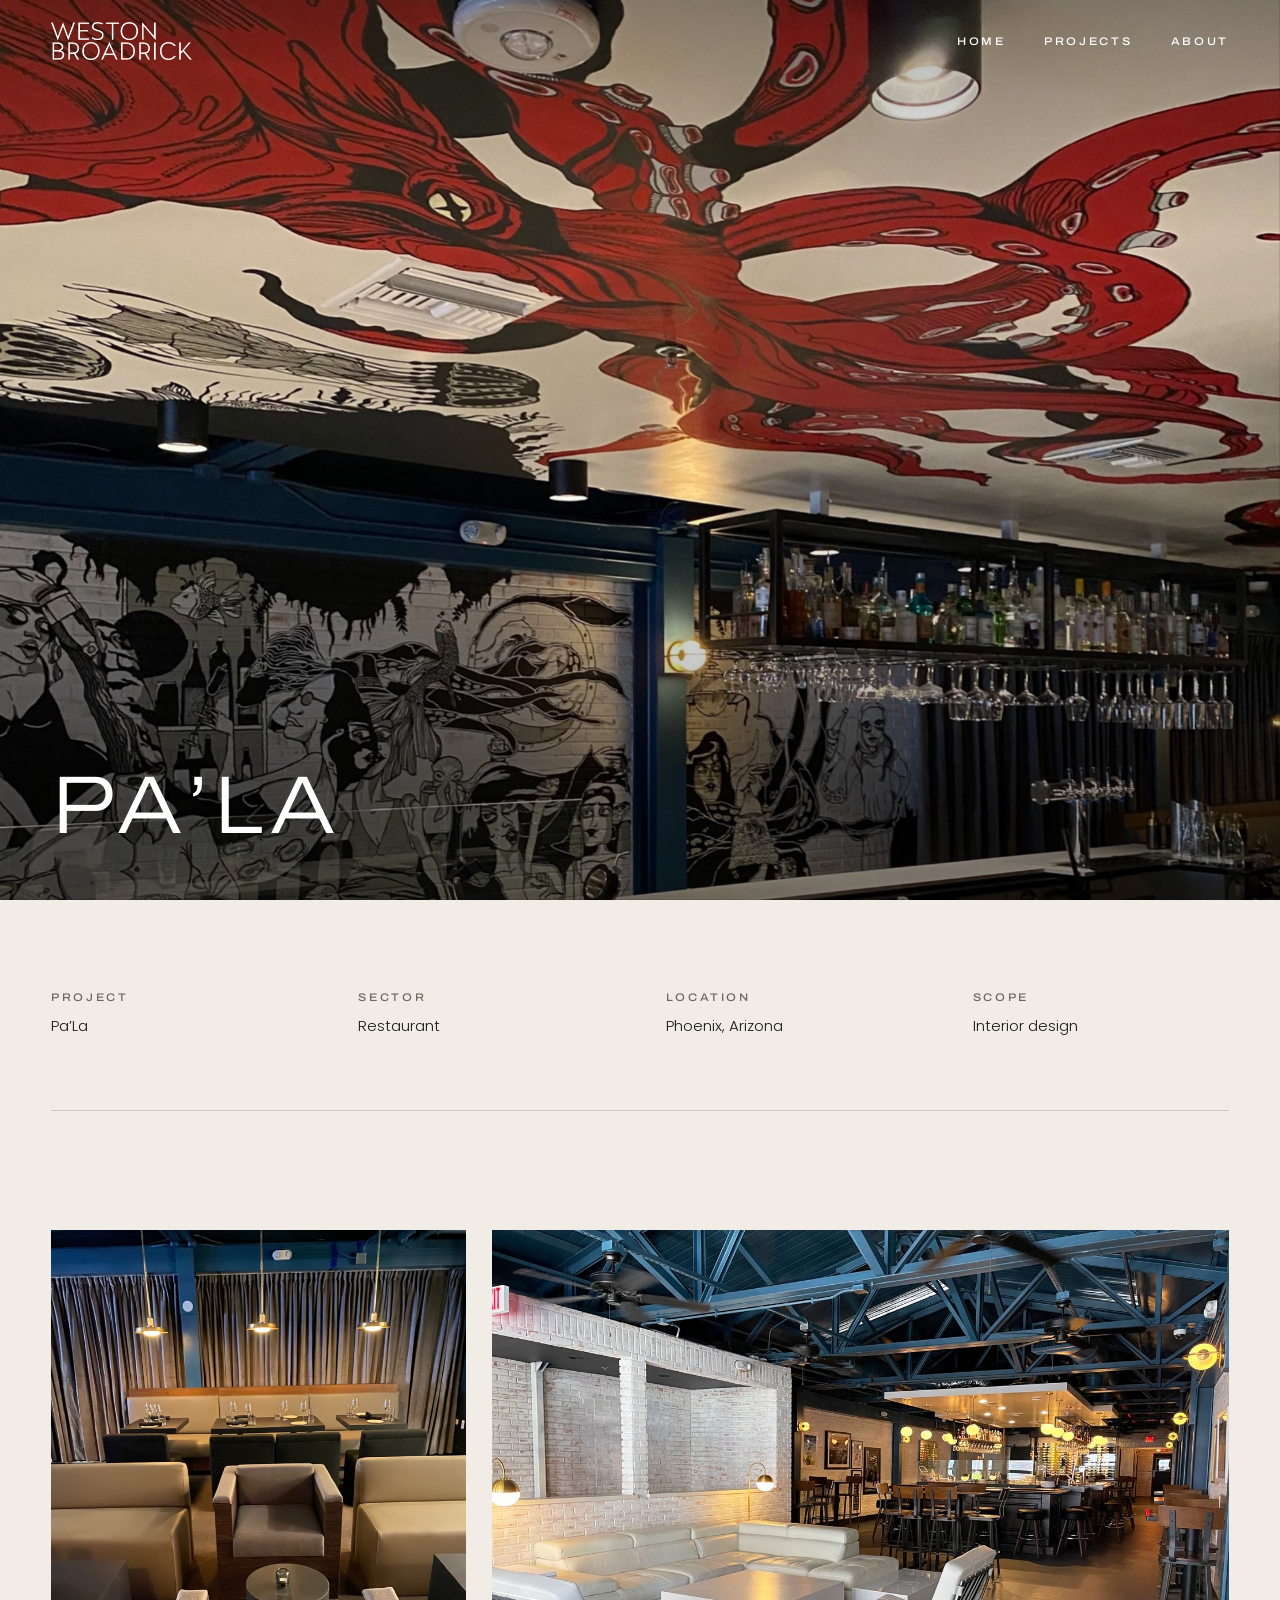
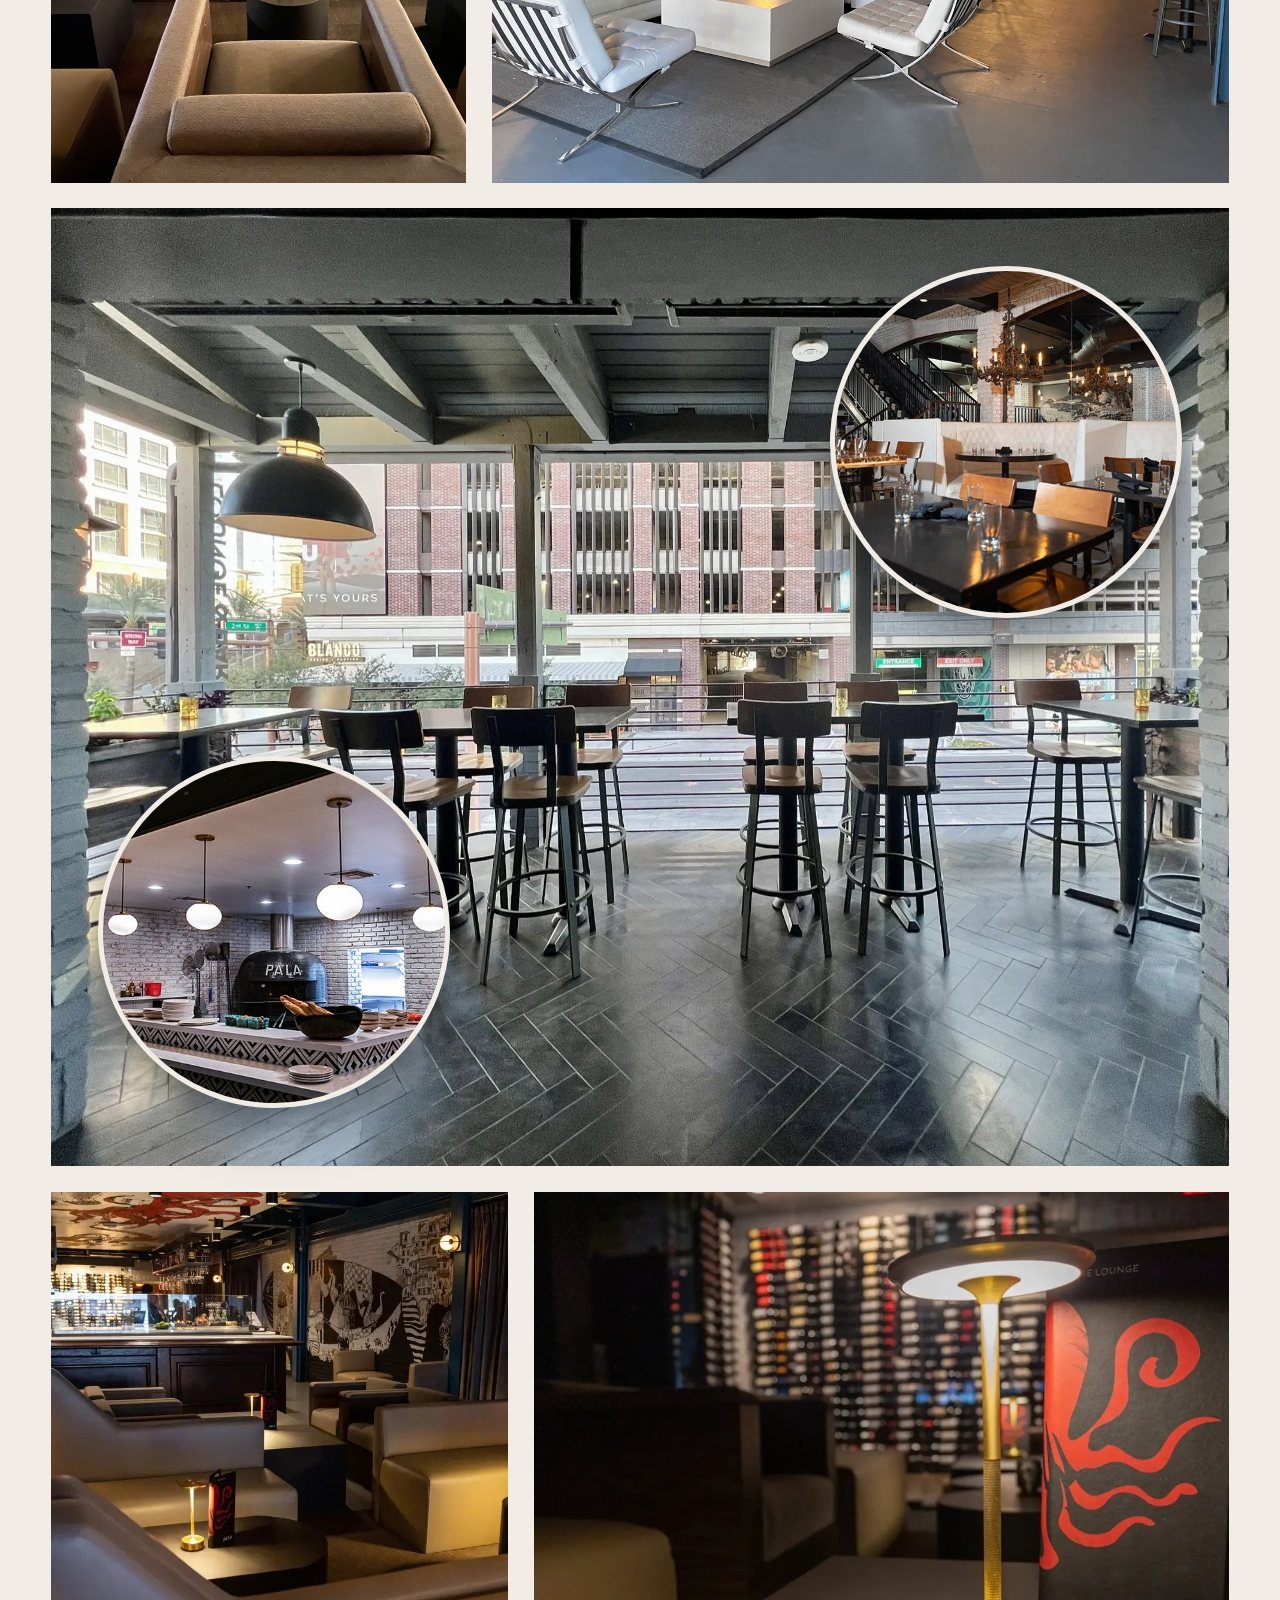
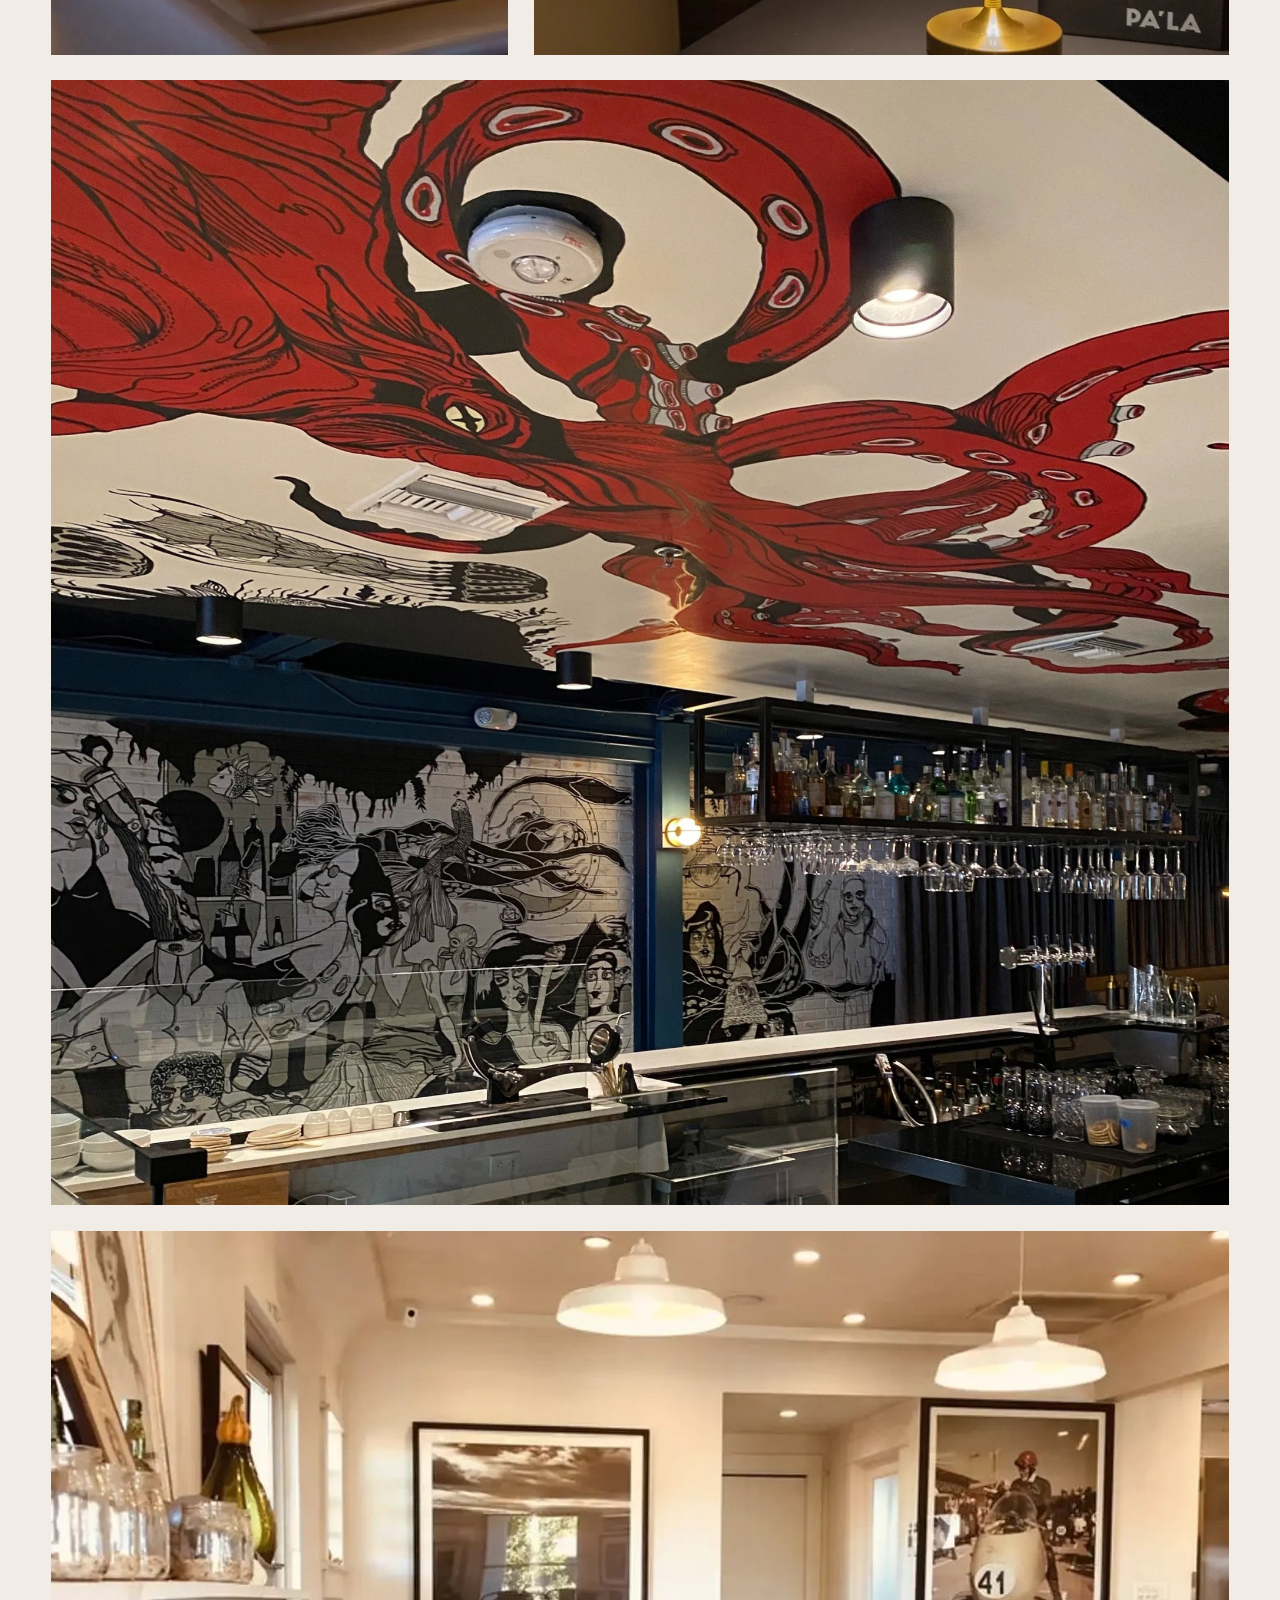
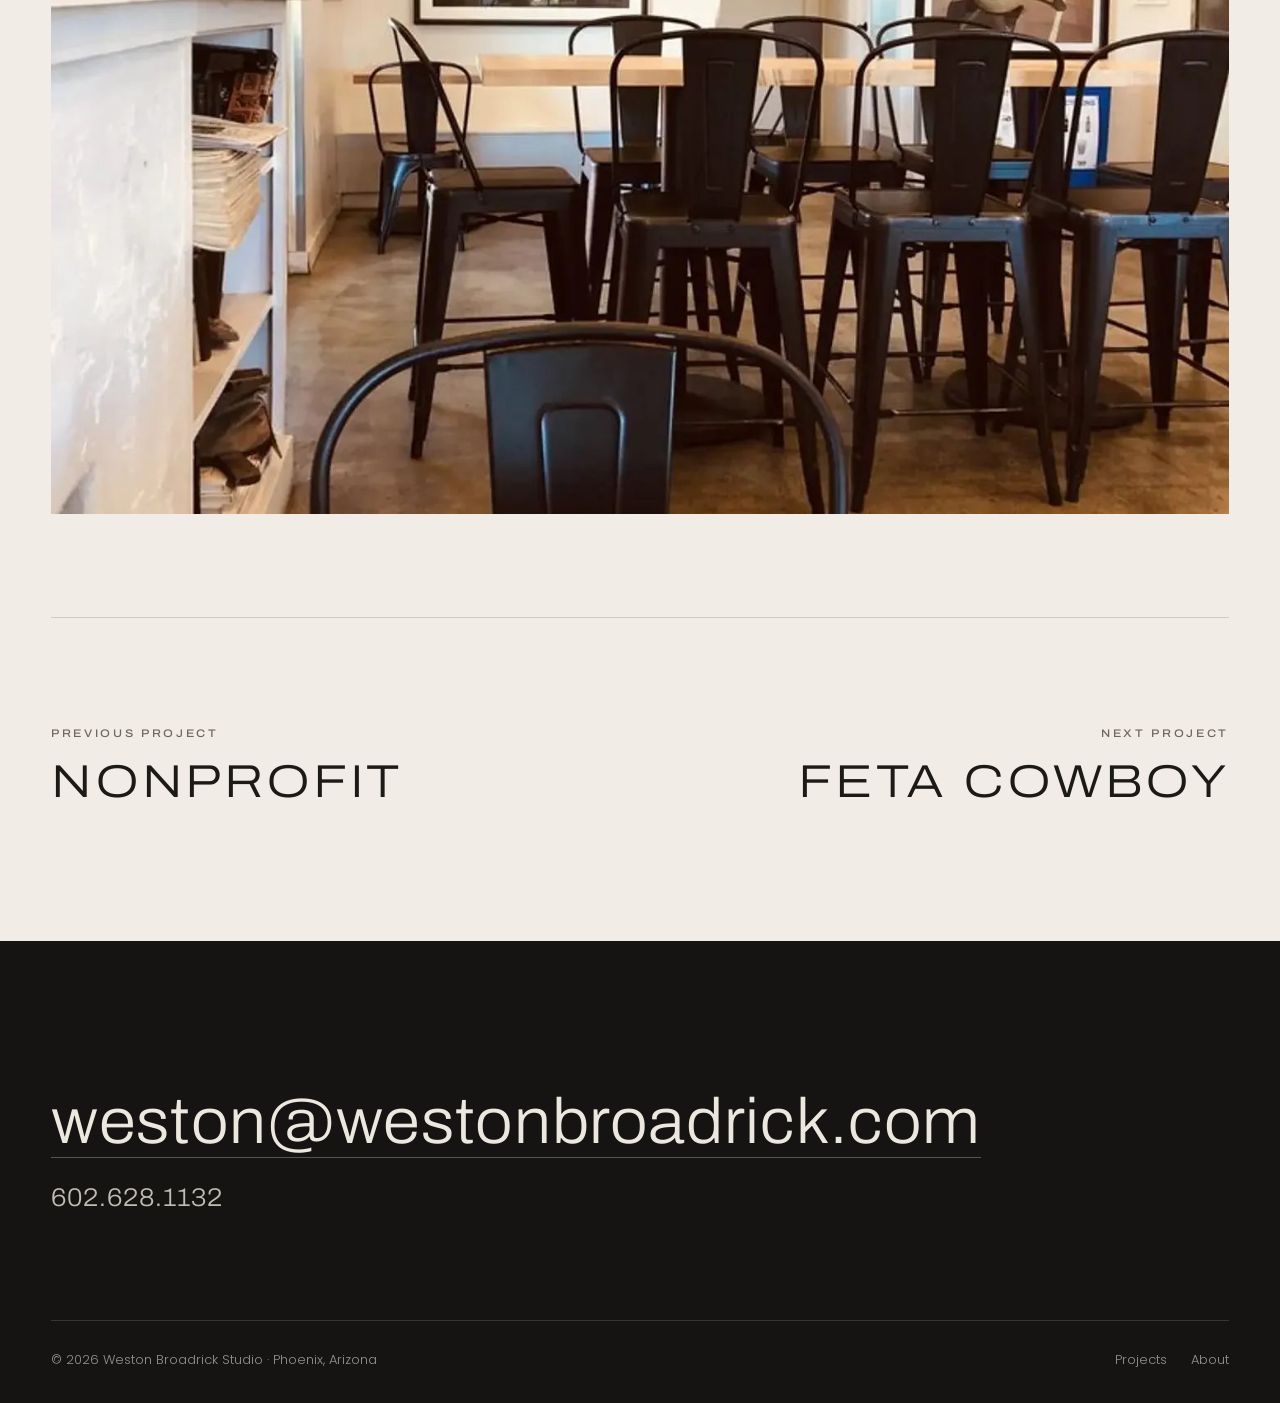
<file: projects/pala/index.html>
<!doctype html>
<html lang="en">
<head>
<meta charset="utf-8">
<meta name="viewport" content="width=device-width, initial-scale=1, viewport-fit=cover">
<title>Pa’La — Weston Broadrick Studio</title>
<meta name="description" content="Pa’La, Phoenix. A wood-fired restaurant interior by Weston Broadrick Studio: red octopus murals, brass lamps and layered lounge seating.">
<link rel="canonical" href="https://www.westonbroadrick.com/projects/pala">
<meta property="og:type" content="website">
<meta property="og:title" content="Pa’La — Weston Broadrick Studio">
<meta property="og:description" content="Pa’La, Phoenix. A wood-fired restaurant interior by Weston Broadrick Studio: red octopus murals, brass lamps and layered lounge seating.">
<meta property="og:image" content="https://www.westonbroadrick.com/images/pala-01.jpg">
<meta property="og:url" content="https://www.westonbroadrick.com/projects/pala">
<meta name="twitter:card" content="summary_large_image">
<meta name="theme-color" content="#151412">
<link rel="icon" href="../../favicon.svg" type="image/svg+xml">
<link rel="preconnect" href="https://fonts.googleapis.com">
<link rel="preconnect" href="https://fonts.gstatic.com" crossorigin>
<link rel="stylesheet" href="https://fonts.googleapis.com/css2?family=Archivo:wdth,wght@62..125,300..600&family=Poppins:wght@300;400;500&display=swap">
<link rel="stylesheet" href="../../css/site.css">
</head>
<body class="has-hero">
<a class="skip" href="#main">Skip to content</a>
<header class="site-header">
  <a class="logo" href="../../"><img src="../../images/logo.png" width="1000" height="273" alt="Weston Broadrick Studio"></a>
  <button class="menu-btn" type="button" aria-expanded="false" aria-controls="site-nav">Menu</button>
  <nav class="nav" id="site-nav" aria-label="Main">
    <a href="../../">Home</a>
    <div class="nav-drop">
      <a href="../../projects/pala/" aria-current="true" class="nav-drop-toggle">Projects</a>
      <ul class="nav-sub"><li><a href="../../projects/pala/" aria-current="page">Pa’La</a></li><li><a href="../../projects/fetacowboy/">Feta Cowboy</a></li><li><a href="../../projects/pita-jungle/">Pita Jungle</a></li><li><a href="../../projects/residential/">Residential</a></li><li><a href="../../projects/nonprofit/">Nonprofit</a></li></ul>
    </div>
    <a href="../../contact/">About</a>
  </nav>
</header>
<main id="main">
  <section class="hero">
    <img src="../../images/pala-01.jpg" srcset="../../images/pala-01-sm.jpg 1000w, ../../images/pala-01.jpg 2000w" sizes="100vw" width="2000" height="1910" alt="Red octopus mural spanning the bar ceiling at Pa’La" data-full="../../images/pala-01.jpg" fetchpriority="high" decoding="async">
    <div class="hero-text">
      <h1 class="hero-title">Pa’La</h1>
    </div>
  </section>
  <div class="wrap">
    <dl class="project-meta reveal">
      <div><dt class="eyebrow">Project</dt><dd>Pa’La</dd></div>
      <div><dt class="eyebrow">Sector</dt><dd>Restaurant</dd></div>
      <div><dt class="eyebrow">Location</dt><dd>Phoenix, Arizona</dd></div>
      <div><dt class="eyebrow">Scope</dt><dd>Interior design</dd></div>
    </dl>
  </div>

  <section class="gallery wrap" aria-label="Pa’La photographs">
<div class="g-row pair reveal"><figure style="--ar:0.7500;aspect-ratio:1500 / 2000"><img src="../../images/pala-02.jpg" srcset="../../images/pala-02-sm.jpg 1000w, ../../images/pala-02.jpg 1500w" sizes="(max-width: 720px) 100vw, 36vw" width="1500" height="2000" alt="Lounge seating against a slatted wood wall at Pa’La" data-full="../../images/pala-02.jpg" loading="lazy" decoding="async"></figure><figure style="--ar:1.3333;aspect-ratio:1280 / 960"><img src="../../images/pala-04.jpg" width="1280" height="960" alt="White lounge chairs beneath an exposed steel ceiling at Pa’La" data-full="../../images/pala-04.jpg" loading="lazy" decoding="async"></figure></div>
<div class="g-row has-float reveal"><figure><img src="../../images/pala-05.jpg" srcset="../../images/pala-05-sm.jpg 1000w, ../../images/pala-05.jpg 1966w" sizes="100vw" width="1966" height="1599" alt="High-top tables along floor-to-ceiling windows at Pa’La" data-full="../../images/pala-05.jpg" loading="lazy" decoding="async"></figure><div class="float-wrap pos-tr inside big"><figure class="float-circle"><img src="../../images/pala-07.jpg" width="740" height="493" alt="Dining room with iron chandeliers and an open stair at Pa’La" data-full="../../images/pala-07.jpg" loading="lazy" decoding="async"></figure></div><div class="float-wrap pos-bl inside big"><figure class="float-circle"><img src="../../images/pala-08.jpg" width="740" height="493" alt="Wood-fired kitchen counter under globe pendants at Pa’La" data-full="../../images/pala-08.jpg" loading="lazy" decoding="async"></figure></div></div>
<div class="g-row pair reveal"><figure style="--ar:0.9860;aspect-ratio:773 / 784"><img src="../../images/pala-lounge.jpg" width="773" height="784" alt="Low banquette lounge with warm pendant lighting at Pa’La" data-full="../../images/pala-lounge.jpg" loading="lazy" decoding="async"></figure><figure style="--ar:1.5005;aspect-ratio:1430 / 953"><img src="../../images/pala-03.jpg" srcset="../../images/pala-03-sm.jpg 1000w, ../../images/pala-03.jpg 1430w" sizes="(max-width: 720px) 100vw, 60vw" width="1430" height="953" alt="Brass table lamp in front of red octopus artwork at Pa’La" data-full="../../images/pala-03.jpg" loading="lazy" decoding="async"></figure></div>
<div class="g-row reveal"><figure><img src="../../images/pala-01.jpg" srcset="../../images/pala-01-sm.jpg 1000w, ../../images/pala-01.jpg 2000w" sizes="100vw" width="2000" height="1910" alt="Red octopus mural spanning the bar ceiling at Pa’La" data-full="../../images/pala-01.jpg" loading="lazy" decoding="async"></figure></div>
<div class="g-row reveal"><figure><img src="../../images/pala-06.jpg" srcset="../../images/pala-06-sm.jpg 1000w, ../../images/pala-06.jpg 1430w" sizes="100vw" width="1430" height="1073" alt="Dining room with bistro chairs and framed art at Pa’La" data-full="../../images/pala-06.jpg" loading="lazy" decoding="async"></figure></div>
  </section>
  <div class="wrap">
    <nav class="project-nav" aria-label="More projects">
      <a class="pn-prev" href="../../projects/nonprofit/">
        <span class="eyebrow">Previous project</span>
        <span class="work-name">Nonprofit</span>
      </a>
      <a class="pn-next" href="../../projects/fetacowboy/">
        <span class="eyebrow">Next project</span>
        <span class="work-name">Feta Cowboy</span>
      </a>
    </nav>
  </div>
</main>
<footer class="site-footer">
  <div class="wrap">
    <div class="footer-cta reveal">
      <a class="footer-email" href="mailto:weston@westonbroadrick.com">weston@westonbroadrick.com</a><br>
      <a class="footer-phone" href="tel:+16026281132">602.628.1132</a>
    </div>
    <div class="footer-base">
      <span>&copy; 2026 Weston Broadrick Studio &middot; Phoenix, Arizona</span>
      <nav aria-label="Footer"><a href="../../projects/pala/">Projects</a><a href="../../contact/">About</a></nav>
    </div>
  </div>
</footer>
<script src="../../js/site.js"></script>
</body>
</html>
</file>
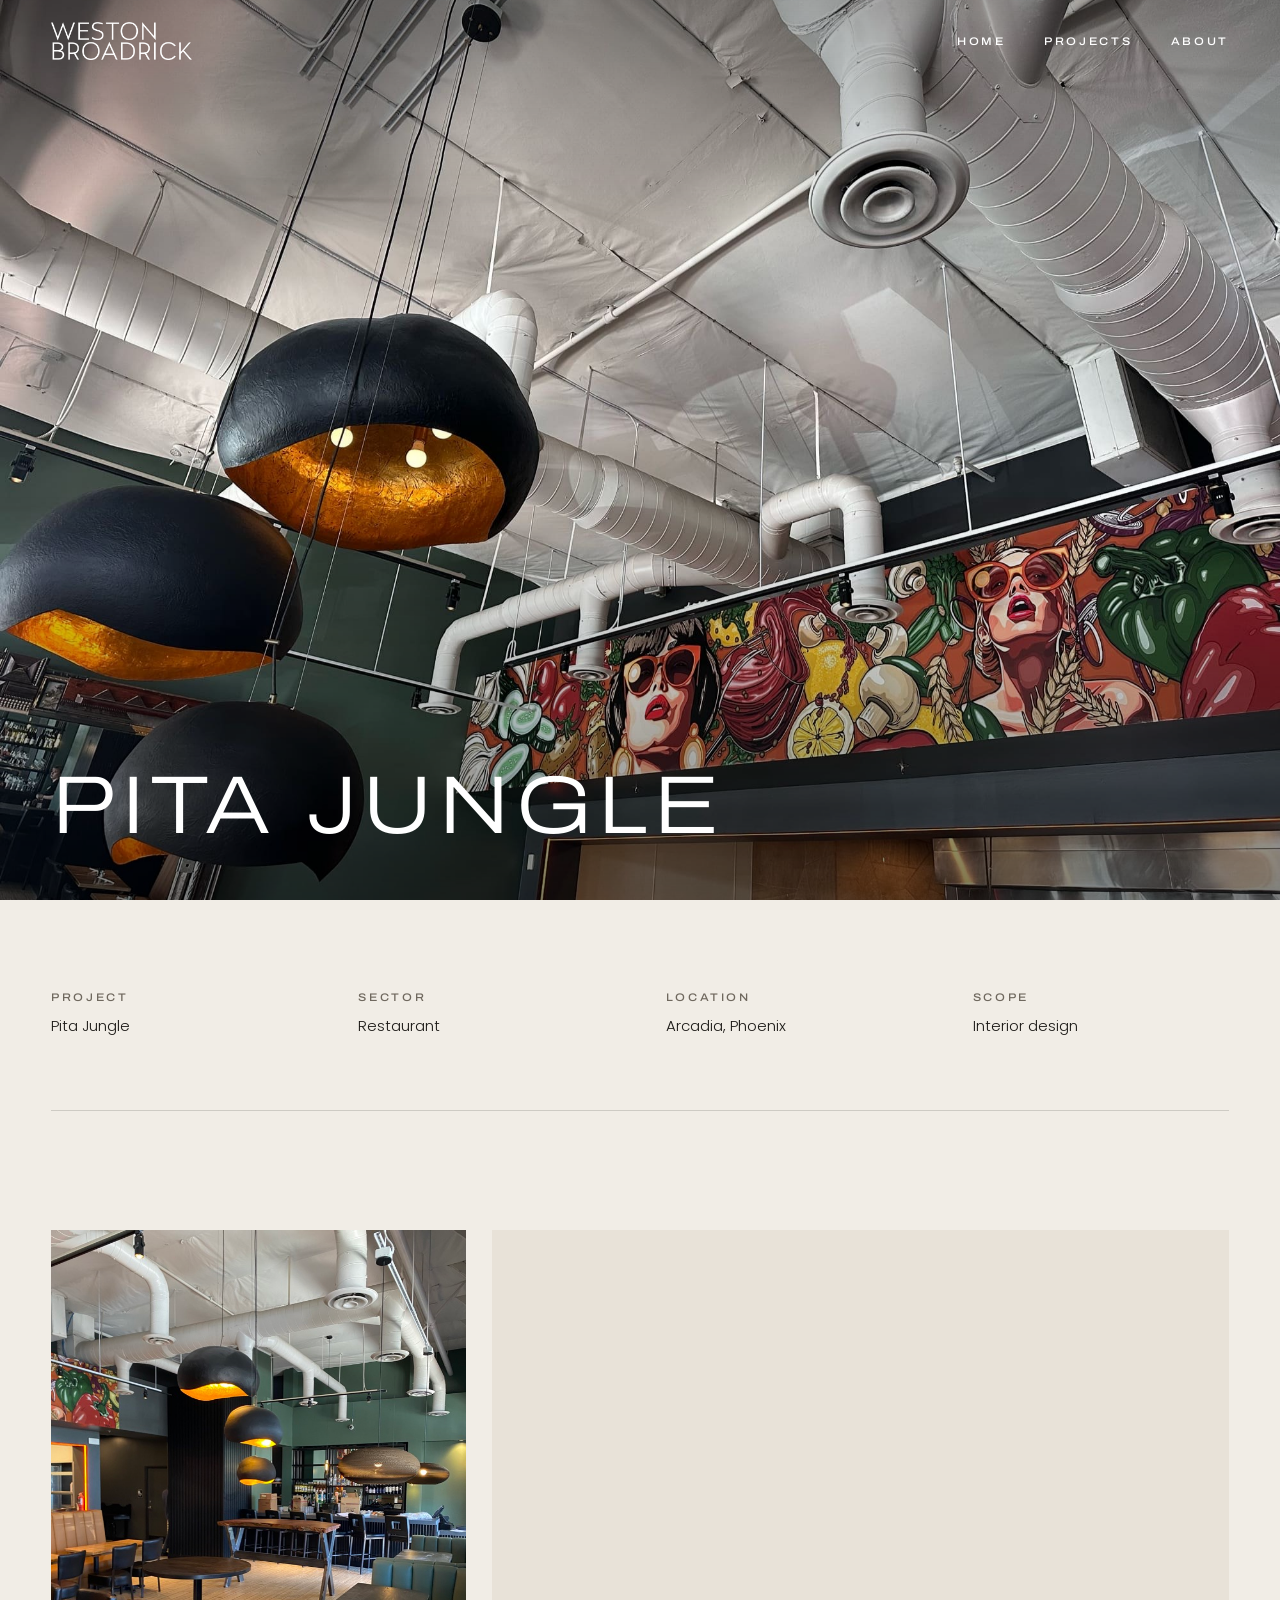
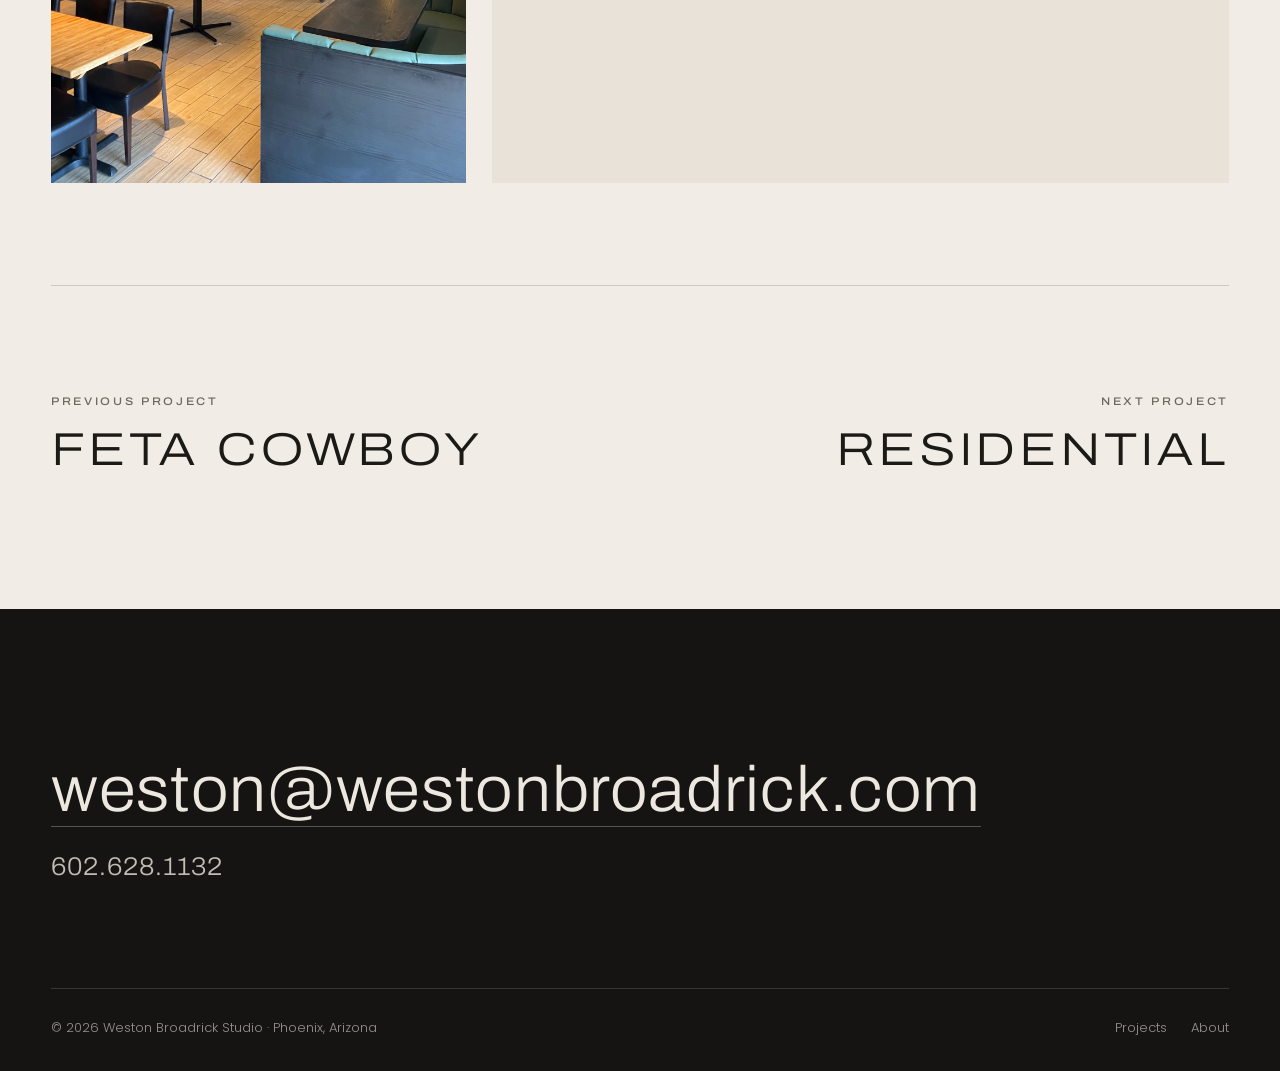
<file: projects/pita-jungle/index.html>
<!doctype html>
<html lang="en">
<head>
<meta charset="utf-8">
<meta name="viewport" content="width=device-width, initial-scale=1, viewport-fit=cover">
<title>Pita Jungle — Weston Broadrick Studio</title>
<meta name="description" content="Pita Jungle Arcadia, Phoenix. A restaurant interior by Weston Broadrick Studio: sculptural dome pendants, deep green walls and a painted mural.">
<link rel="canonical" href="https://www.westonbroadrick.com/projects/pita-jungle">
<meta property="og:type" content="website">
<meta property="og:title" content="Pita Jungle — Weston Broadrick Studio">
<meta property="og:description" content="Pita Jungle Arcadia, Phoenix. A restaurant interior by Weston Broadrick Studio: sculptural dome pendants, deep green walls and a painted mural.">
<meta property="og:image" content="https://www.westonbroadrick.com/images/pita-02.jpg">
<meta property="og:url" content="https://www.westonbroadrick.com/projects/pita-jungle">
<meta name="twitter:card" content="summary_large_image">
<meta name="theme-color" content="#151412">
<link rel="icon" href="../../favicon.svg" type="image/svg+xml">
<link rel="preconnect" href="https://fonts.googleapis.com">
<link rel="preconnect" href="https://fonts.gstatic.com" crossorigin>
<link rel="stylesheet" href="https://fonts.googleapis.com/css2?family=Archivo:wdth,wght@62..125,300..600&family=Poppins:wght@300;400;500&display=swap">
<link rel="stylesheet" href="../../css/site.css">
</head>
<body class="has-hero">
<a class="skip" href="#main">Skip to content</a>
<header class="site-header">
  <a class="logo" href="../../"><img src="../../images/logo.png" width="1000" height="273" alt="Weston Broadrick Studio"></a>
  <button class="menu-btn" type="button" aria-expanded="false" aria-controls="site-nav">Menu</button>
  <nav class="nav" id="site-nav" aria-label="Main">
    <a href="../../">Home</a>
    <div class="nav-drop">
      <a href="../../projects/pala/" aria-current="true" class="nav-drop-toggle">Projects</a>
      <ul class="nav-sub"><li><a href="../../projects/pala/">Pa’La</a></li><li><a href="../../projects/fetacowboy/">Feta Cowboy</a></li><li><a href="../../projects/pita-jungle/" aria-current="page">Pita Jungle</a></li><li><a href="../../projects/residential/">Residential</a></li><li><a href="../../projects/nonprofit/">Nonprofit</a></li></ul>
    </div>
    <a href="../../contact/">About</a>
  </nav>
</header>
<main id="main">
  <section class="hero">
    <img src="../../images/pita-02.jpg" srcset="../../images/pita-02-sm.jpg 1000w, ../../images/pita-02.jpg 2000w" sizes="100vw" width="2000" height="1500" alt="Bar with black dome pendants and a painted mural at Pita Jungle Arcadia" data-full="../../images/pita-02.jpg" fetchpriority="high" decoding="async">
    <div class="hero-text">
      <h1 class="hero-title">Pita Jungle</h1>
    </div>
  </section>
  <div class="wrap">
    <dl class="project-meta reveal">
      <div><dt class="eyebrow">Project</dt><dd>Pita Jungle</dd></div>
      <div><dt class="eyebrow">Sector</dt><dd>Restaurant</dd></div>
      <div><dt class="eyebrow">Location</dt><dd>Arcadia, Phoenix</dd></div>
      <div><dt class="eyebrow">Scope</dt><dd>Interior design</dd></div>
    </dl>
  </div>

  <section class="gallery wrap" aria-label="Pita Jungle photographs">
<div class="g-row pair reveal"><figure style="--ar:0.7500;aspect-ratio:1500 / 2000"><img src="../../images/pita-01.jpg" srcset="../../images/pita-01-sm.jpg 1000w, ../../images/pita-01.jpg 1500w" sizes="(max-width: 720px) 100vw, 36vw" width="1500" height="2000" alt="Dining room with pendant lighting at Pita Jungle Arcadia" data-full="../../images/pita-01.jpg" loading="lazy" decoding="async"></figure><figure style="--ar:1.3333;aspect-ratio:2000 / 1500"><img src="../../images/pita-02.jpg" srcset="../../images/pita-02-sm.jpg 1000w, ../../images/pita-02.jpg 2000w" sizes="(max-width: 720px) 100vw, 64vw" width="2000" height="1500" alt="Bar with black dome pendants and a painted mural at Pita Jungle Arcadia" data-full="../../images/pita-02.jpg" loading="lazy" decoding="async"></figure></div>
  </section>
  <div class="wrap">
    <nav class="project-nav" aria-label="More projects">
      <a class="pn-prev" href="../../projects/fetacowboy/">
        <span class="eyebrow">Previous project</span>
        <span class="work-name">Feta Cowboy</span>
      </a>
      <a class="pn-next" href="../../projects/residential/">
        <span class="eyebrow">Next project</span>
        <span class="work-name">Residential</span>
      </a>
    </nav>
  </div>
</main>
<footer class="site-footer">
  <div class="wrap">
    <div class="footer-cta reveal">
      <a class="footer-email" href="mailto:weston@westonbroadrick.com">weston@westonbroadrick.com</a><br>
      <a class="footer-phone" href="tel:+16026281132">602.628.1132</a>
    </div>
    <div class="footer-base">
      <span>&copy; 2026 Weston Broadrick Studio &middot; Phoenix, Arizona</span>
      <nav aria-label="Footer"><a href="../../projects/pala/">Projects</a><a href="../../contact/">About</a></nav>
    </div>
  </div>
</footer>
<script src="../../js/site.js"></script>
</body>
</html>
</file>
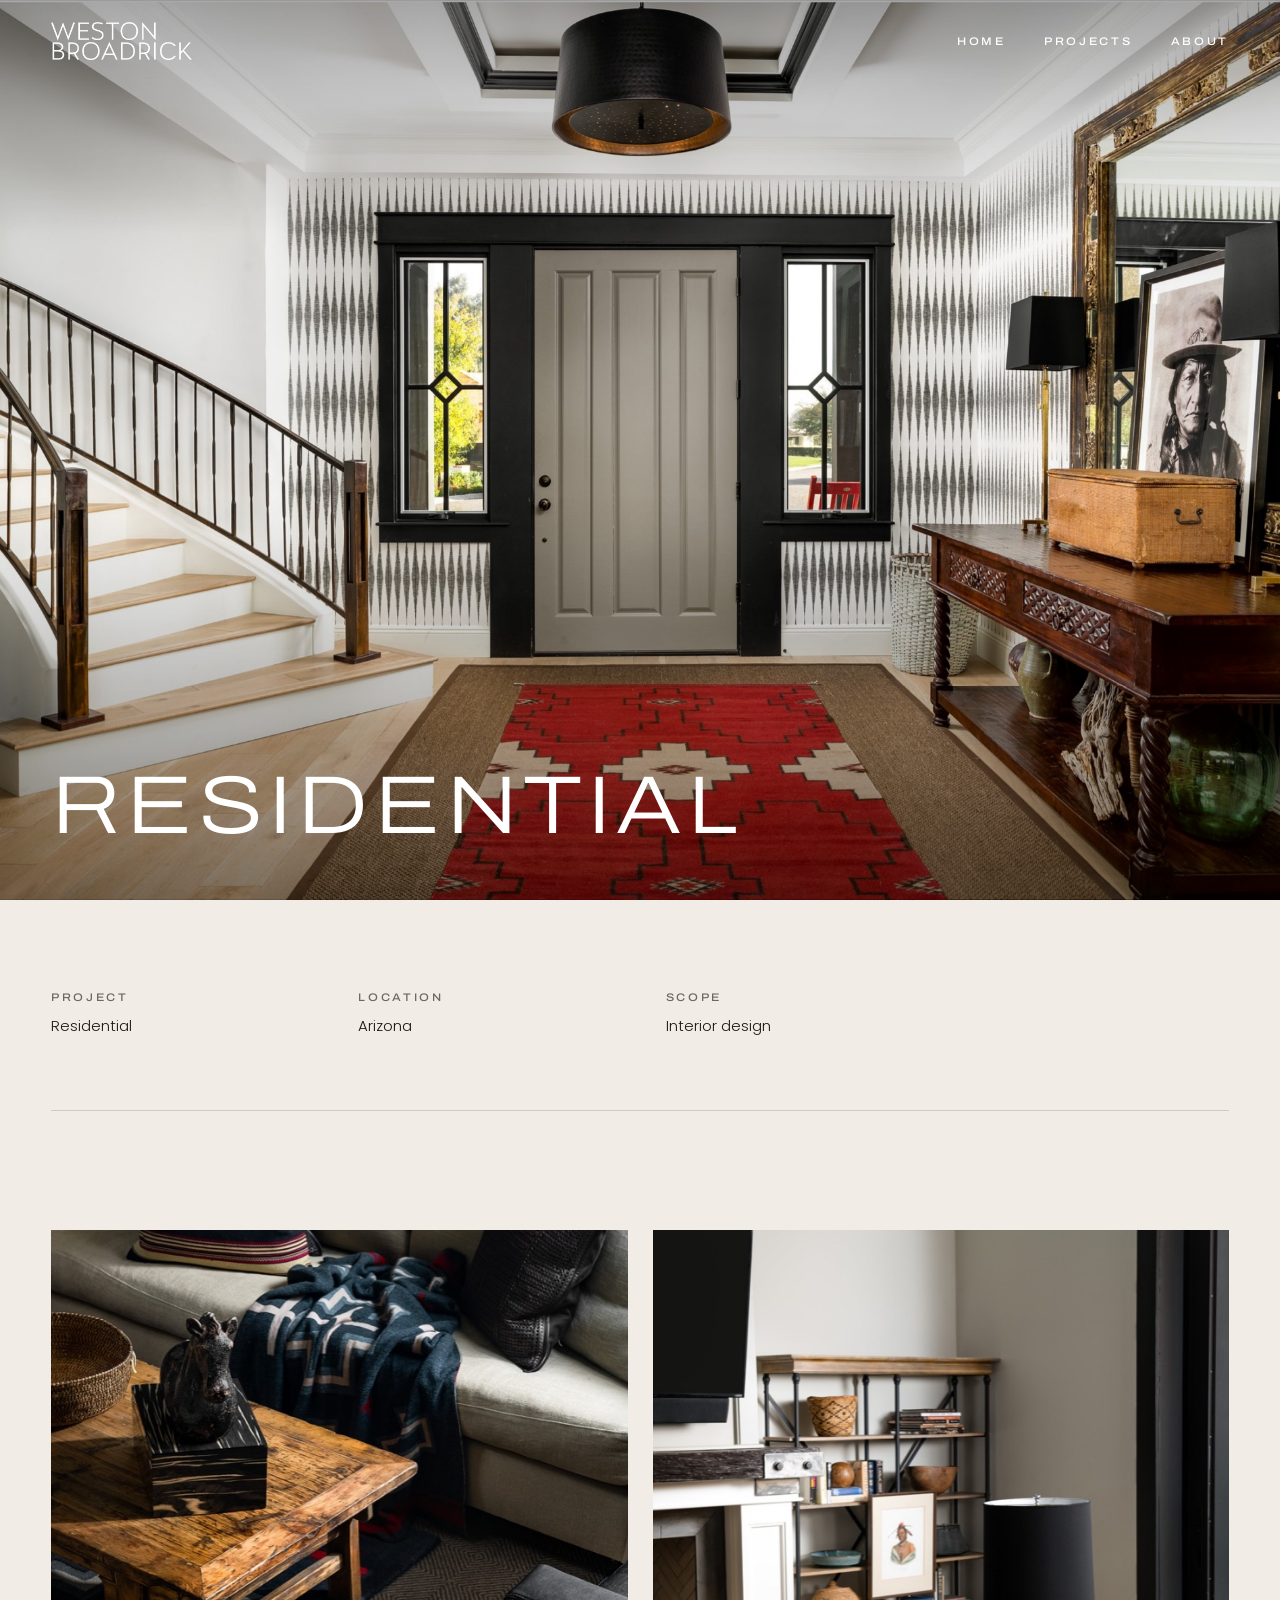
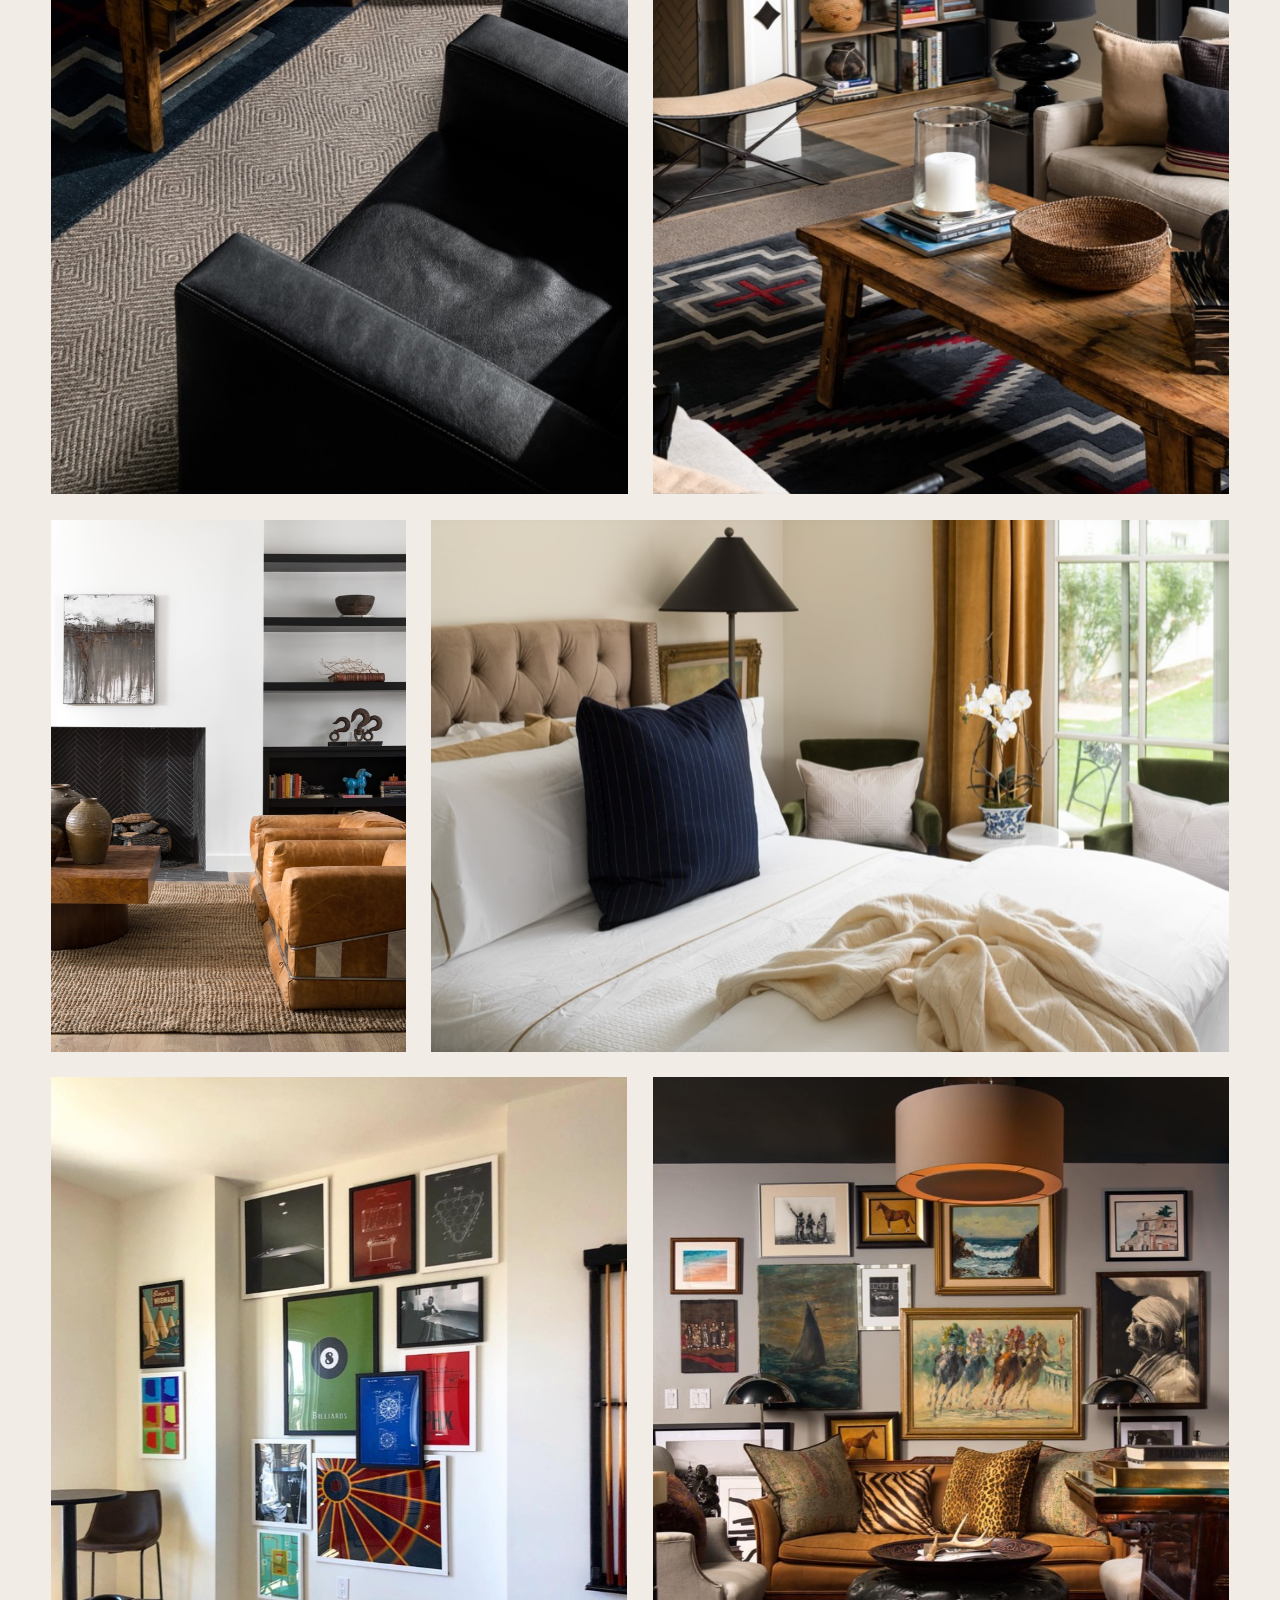
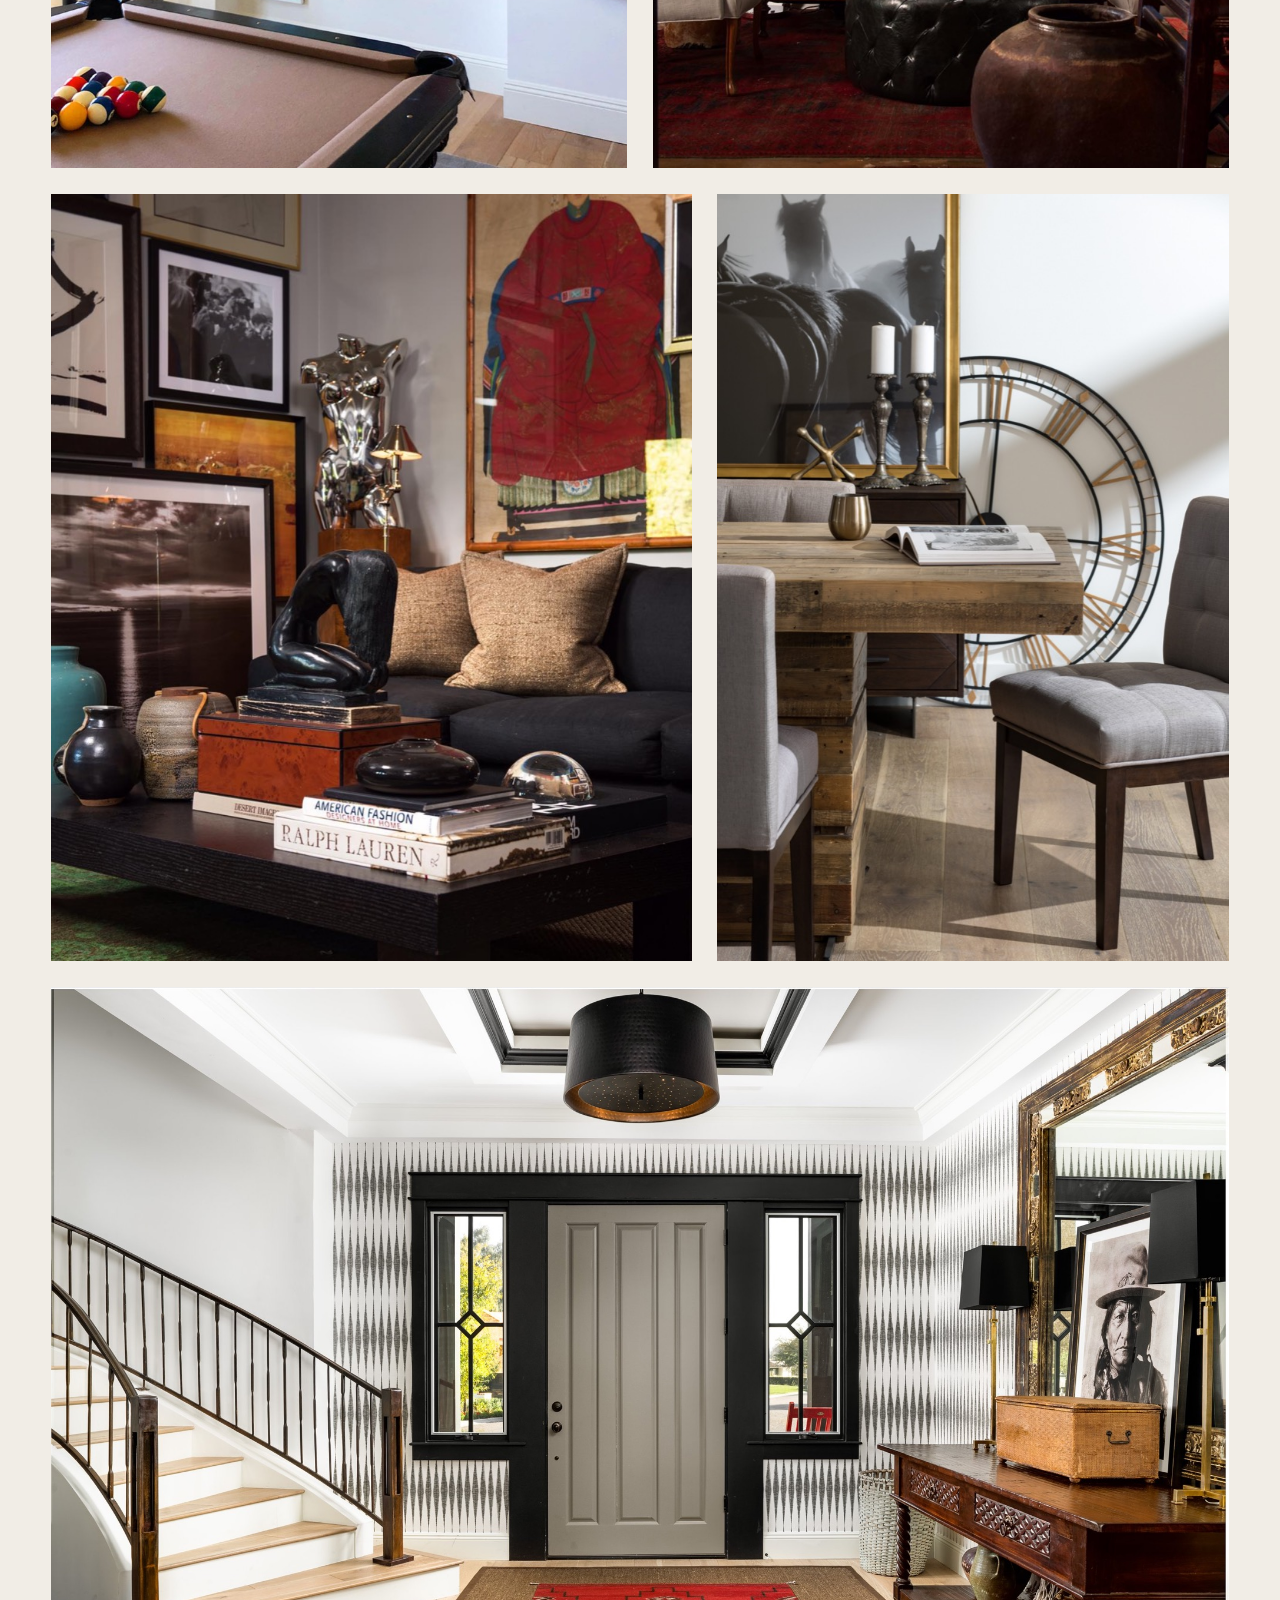
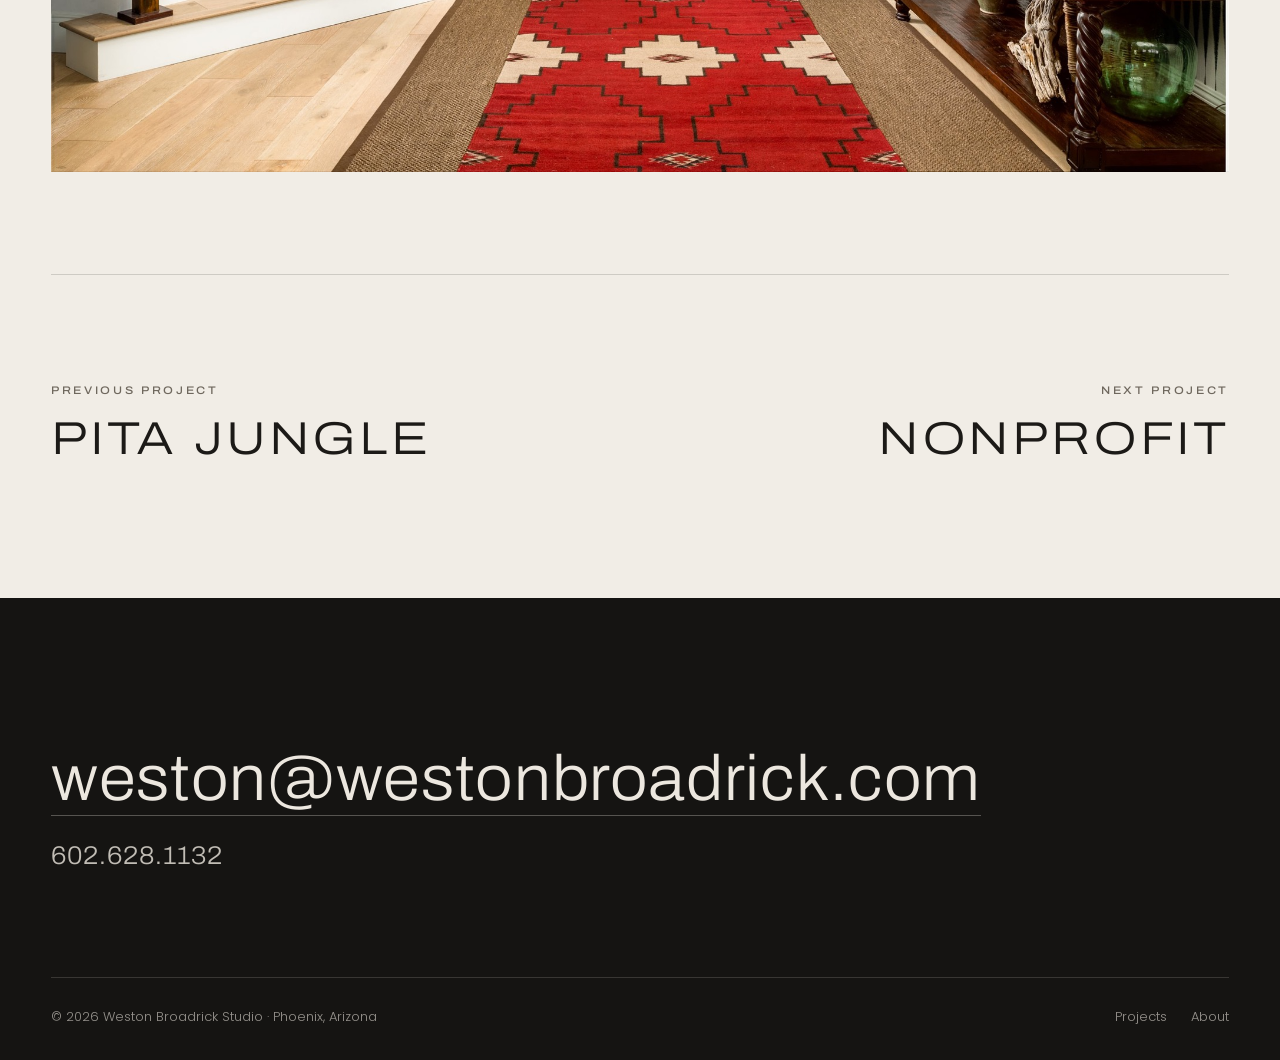
<file: projects/residential/index.html>
<!doctype html>
<html lang="en">
<head>
<meta charset="utf-8">
<meta name="viewport" content="width=device-width, initial-scale=1, viewport-fit=cover">
<title>Residential — Weston Broadrick Studio</title>
<meta name="description" content="Residential interiors by Weston Broadrick Studio. Layered, collected rooms of leather, reclaimed wood, gallery walls and rich textiles.">
<link rel="canonical" href="https://www.westonbroadrick.com/projects/residential">
<meta property="og:type" content="website">
<meta property="og:title" content="Residential — Weston Broadrick Studio">
<meta property="og:description" content="Residential interiors by Weston Broadrick Studio. Layered, collected rooms of leather, reclaimed wood, gallery walls and rich textiles.">
<meta property="og:image" content="https://www.westonbroadrick.com/images/res-03.jpg">
<meta property="og:url" content="https://www.westonbroadrick.com/projects/residential">
<meta name="twitter:card" content="summary_large_image">
<meta name="theme-color" content="#151412">
<link rel="icon" href="../../favicon.svg" type="image/svg+xml">
<link rel="preconnect" href="https://fonts.googleapis.com">
<link rel="preconnect" href="https://fonts.gstatic.com" crossorigin>
<link rel="stylesheet" href="https://fonts.googleapis.com/css2?family=Archivo:wdth,wght@62..125,300..600&family=Poppins:wght@300;400;500&display=swap">
<link rel="stylesheet" href="../../css/site.css">
</head>
<body class="has-hero">
<a class="skip" href="#main">Skip to content</a>
<header class="site-header">
  <a class="logo" href="../../"><img src="../../images/logo.png" width="1000" height="273" alt="Weston Broadrick Studio"></a>
  <button class="menu-btn" type="button" aria-expanded="false" aria-controls="site-nav">Menu</button>
  <nav class="nav" id="site-nav" aria-label="Main">
    <a href="../../">Home</a>
    <div class="nav-drop">
      <a href="../../projects/pala/" aria-current="true" class="nav-drop-toggle">Projects</a>
      <ul class="nav-sub"><li><a href="../../projects/pala/">Pa’La</a></li><li><a href="../../projects/fetacowboy/">Feta Cowboy</a></li><li><a href="../../projects/pita-jungle/">Pita Jungle</a></li><li><a href="../../projects/residential/" aria-current="page">Residential</a></li><li><a href="../../projects/nonprofit/">Nonprofit</a></li></ul>
    </div>
    <a href="../../contact/">About</a>
  </nav>
</header>
<main id="main">
  <section class="hero">
    <img src="../../images/res-03.jpg" srcset="../../images/res-03-sm.jpg 1000w, ../../images/res-03.jpg 2000w" sizes="100vw" width="2000" height="1333" alt="Entry hall with staircase, red runner, and wood console" data-full="../../images/res-03.jpg" fetchpriority="high" decoding="async">
    <div class="hero-text">
      <h1 class="hero-title">Residential</h1>
    </div>
  </section>
  <div class="wrap">
    <dl class="project-meta reveal">
      <div><dt class="eyebrow">Project</dt><dd>Residential</dd></div>
      
      <div><dt class="eyebrow">Location</dt><dd>Arizona</dd></div>
      <div><dt class="eyebrow">Scope</dt><dd>Interior design</dd></div>
    </dl>
  </div>

  <section class="gallery wrap" aria-label="Residential photographs">
<div class="g-row pair reveal"><figure style="--ar:0.6665;aspect-ratio:1333 / 2000"><img src="../../images/res-01.jpg" srcset="../../images/res-01-sm.jpg 1000w, ../../images/res-01.jpg 1333w" sizes="(max-width: 720px) 100vw, 50vw" width="1333" height="2000" alt="Living room with a leather chair and a reclaimed wood table" data-full="../../images/res-01.jpg" loading="lazy" decoding="async"></figure><figure style="--ar:0.6655;aspect-ratio:1331 / 2000"><img src="../../images/res-02.jpg" srcset="../../images/res-02-sm.jpg 1000w, ../../images/res-02.jpg 1331w" sizes="(max-width: 720px) 100vw, 50vw" width="1331" height="2000" alt="Library shelves with a table lamp and collected objects" data-full="../../images/res-02.jpg" loading="lazy" decoding="async"></figure></div>
<div class="g-row pair reveal"><figure style="--ar:0.6665;aspect-ratio:1333 / 2000"><img src="../../images/res-04.jpg" srcset="../../images/res-04-sm.jpg 1000w, ../../images/res-04.jpg 1333w" sizes="(max-width: 720px) 100vw, 31vw" width="1333" height="2000" alt="Living room with built-in shelving and leather club chairs" data-full="../../images/res-04.jpg" loading="lazy" decoding="async"></figure><figure style="--ar:1.5004;aspect-ratio:2000 / 1333"><img src="../../images/res-09.jpg" srcset="../../images/res-09-sm.jpg 1000w, ../../images/res-09.jpg 2000w" sizes="(max-width: 720px) 100vw, 69vw" width="2000" height="1333" alt="Bedroom with a tufted headboard and linen bedding" data-full="../../images/res-09.jpg" loading="lazy" decoding="async"></figure></div>
<div class="g-row pair reveal"><figure style="--ar:0.8345;aspect-ratio:1614 / 1934"><img src="../../images/res-05.jpg" srcset="../../images/res-05-sm.jpg 1000w, ../../images/res-05.jpg 1614w" sizes="(max-width: 720px) 100vw, 50vw" width="1614" height="1934" alt="Game room with a billiards table and gallery wall" data-full="../../images/res-05.jpg" loading="lazy" decoding="async"></figure><figure style="--ar:0.8337;aspect-ratio:1614 / 1936"><img src="../../images/res-06.jpg" srcset="../../images/res-06-sm.jpg 1000w, ../../images/res-06.jpg 1614w" sizes="(max-width: 720px) 100vw, 50vw" width="1614" height="1936" alt="Sitting room layered with a collected gallery wall" data-full="../../images/res-06.jpg" loading="lazy" decoding="async"></figure></div>
<div class="g-row pair reveal"><figure style="--ar:0.8344;aspect-ratio:1612 / 1932"><img src="../../images/res-07.jpg" srcset="../../images/res-07-sm.jpg 1000w, ../../images/res-07.jpg 1612w" sizes="(max-width: 720px) 100vw, 56vw" width="1612" height="1932" alt="Study with a writing desk and framed artwork" data-full="../../images/res-07.jpg" loading="lazy" decoding="async"></figure><figure style="--ar:0.6665;aspect-ratio:1333 / 2000"><img src="../../images/res-08.jpg" srcset="../../images/res-08-sm.jpg 1000w, ../../images/res-08.jpg 1333w" sizes="(max-width: 720px) 100vw, 44vw" width="1333" height="2000" alt="Desk vignette with a large iron clock" data-full="../../images/res-08.jpg" loading="lazy" decoding="async"></figure></div>
<div class="g-row reveal"><figure><img src="../../images/res-03.jpg" srcset="../../images/res-03-sm.jpg 1000w, ../../images/res-03.jpg 2000w" sizes="100vw" width="2000" height="1333" alt="Entry hall with staircase, red runner, and wood console" data-full="../../images/res-03.jpg" loading="lazy" decoding="async"></figure></div>
  </section>
  <div class="wrap">
    <nav class="project-nav" aria-label="More projects">
      <a class="pn-prev" href="../../projects/pita-jungle/">
        <span class="eyebrow">Previous project</span>
        <span class="work-name">Pita Jungle</span>
      </a>
      <a class="pn-next" href="../../projects/nonprofit/">
        <span class="eyebrow">Next project</span>
        <span class="work-name">Nonprofit</span>
      </a>
    </nav>
  </div>
</main>
<footer class="site-footer">
  <div class="wrap">
    <div class="footer-cta reveal">
      <a class="footer-email" href="mailto:weston@westonbroadrick.com">weston@westonbroadrick.com</a><br>
      <a class="footer-phone" href="tel:+16026281132">602.628.1132</a>
    </div>
    <div class="footer-base">
      <span>&copy; 2026 Weston Broadrick Studio &middot; Phoenix, Arizona</span>
      <nav aria-label="Footer"><a href="../../projects/pala/">Projects</a><a href="../../contact/">About</a></nav>
    </div>
  </div>
</footer>
<script src="../../js/site.js"></script>
</body>
</html>
</file>
<file: css/site.css>
/* ==========================================================
   Weston Broadrick Studio — site styles
   One stylesheet for every page. Colors and fonts live in the
   :root block right below, so the whole look can be tuned there.
   ========================================================== */

:root {
  --paper: #f1ede6;      /* warm off-white background, like heavy stock */
  --paper-2: #e8e2d8;    /* slightly deeper panel tone */
  --ink: #1c1a17;        /* near-black text */
  --muted: #6f685e;      /* secondary text */
  --line: rgba(28, 26, 23, 0.16);
  --night: #151412;      /* dark sections + footer */
  --night-ink: #ece7df;

  /* Archivo stands in for Acumin Pro (wide, all-caps headings);
     Poppins Light matches the current site body text */
  --display: "Archivo", "Helvetica Neue", Arial, sans-serif;
  --body: "Poppins", "Helvetica Neue", Arial, sans-serif;

  --gutter: clamp(16px, 4vw, 56px);
  --max: 1440px;
  --ease: cubic-bezier(0.2, 0.7, 0.1, 1);
}

*, *::before, *::after { box-sizing: border-box; }
html { -webkit-text-size-adjust: 100%; scroll-behavior: smooth; }
body {
  margin: 0;
  background: var(--paper);
  color: var(--ink);
  font-family: var(--body);
  font-weight: 300;
  font-size: 16px;
  line-height: 1.7;
  -webkit-font-smoothing: antialiased;
}
img { display: block; max-width: 100%; height: auto; }
a { color: inherit; text-decoration: none; }
::selection { background: var(--ink); color: var(--paper); }

/* ---------- shared type ---------- */
.caps {
  font-family: var(--display);
  font-stretch: 112%;
  font-weight: 400;
  text-transform: uppercase;
  letter-spacing: 0.16em;
}
.eyebrow {
  font-family: var(--display);
  font-stretch: 112%;
  font-size: 11px;
  font-weight: 500;
  letter-spacing: 0.24em;
  text-transform: uppercase;
  color: var(--muted);
}
.wrap { max-width: var(--max); margin: 0 auto; padding: 0 var(--gutter); }

/* ---------- header ---------- */
.site-header {
  position: fixed; inset: 0 0 auto 0; z-index: 50;
  display: flex; align-items: center; justify-content: space-between;
  padding: 22px var(--gutter);
  color: var(--ink);
  transition: background .4s var(--ease), color .4s var(--ease), padding .4s var(--ease);
}
/* over a full-bleed photo the header starts white, then turns solid on scroll */
.has-hero .site-header { color: #fff; }
.site-header.is-solid {
  background: rgba(241, 237, 230, 0.94);
  -webkit-backdrop-filter: blur(10px); backdrop-filter: blur(10px);
  color: var(--ink);
  padding-top: 14px; padding-bottom: 14px;
  border-bottom: 1px solid var(--line);
}
/* his logo is black; over dark photos (and the open phone menu) it's flipped to white */
.logo { display: block; line-height: 0; }
.logo img { width: clamp(118px, 11vw, 150px); height: auto; transition: filter .4s var(--ease); }
.has-hero .site-header:not(.is-solid) .logo img { filter: invert(1); }
.nav { display: flex; gap: clamp(20px, 3vw, 40px); }
.nav a {
  font-family: var(--display); font-stretch: 112%;
  font-size: 11px; font-weight: 500; letter-spacing: 0.24em; text-transform: uppercase;
  padding: 6px 0; position: relative;
}
.nav a::after {
  content: ""; position: absolute; left: 0; right: 100%; bottom: 0;
  height: 1px; background: currentColor; transition: right .4s var(--ease);
}
.nav a:hover::after, .nav a[aria-current="page"]::after { right: 0; }
.nav { align-items: center; }
.nav-drop { position: relative; }
.nav-drop-toggle { display: block; } /* lines Projects up with Home and About */
.nav-sub {
  list-style: none; margin: 0; padding: 18px 0 0;
  position: absolute; top: 100%; right: -22px; min-width: 210px;
  opacity: 0; visibility: hidden; transform: translateY(-6px);
  transition: opacity .3s var(--ease), transform .3s var(--ease), visibility .3s;
}
.nav-sub::before { /* the panel behind the list */
  content: ""; position: absolute; inset: 10px 0 0 0; z-index: -1;
  background: rgba(21, 20, 18, 0.94); -webkit-backdrop-filter: blur(10px); backdrop-filter: blur(10px);
}
.nav-drop:hover .nav-sub, .nav-drop:focus-within .nav-sub { opacity: 1; visibility: visible; transform: none; }
.nav-sub li a {
  display: block; padding: 9px 22px; text-align: right; color: var(--night-ink);
  font-family: var(--body); font-stretch: normal; font-weight: 300;
  font-size: 15px; letter-spacing: 0.02em; text-transform: none;
}
.nav-sub li:first-child a { padding-top: 18px; }
.nav-sub li:last-child a { padding-bottom: 16px; }
.nav-sub li a::after { display: none; }
.nav-sub li a:hover, .nav-sub li a[aria-current="page"] { color: #fff; text-decoration: underline; text-underline-offset: 5px; text-decoration-thickness: 1px; }

/* phone menu */
.menu-btn {
  display: none; background: none; border: 0; color: inherit; padding: 8px 0 8px 12px;
  font: 500 11px/1 var(--display); font-stretch: 112%; letter-spacing: 0.24em; text-transform: uppercase;
  cursor: pointer;
}
@media (max-width: 720px) {
  .menu-btn { display: block; }
  .nav {
    position: fixed; inset: 0; z-index: -1;
    flex-direction: column; justify-content: center; align-items: center; gap: 28px;
    background: var(--night); color: var(--night-ink);
    opacity: 0; pointer-events: none; transition: opacity .35s var(--ease);
  }
  .nav a { font-size: 15px; }
  .nav-drop { text-align: center; }
  .nav-sub {
    position: static; opacity: 1; visibility: visible; transform: none;
    padding: 10px 0 0; min-width: 0;
  }
  .nav-sub::before { display: none; }
  .nav-sub li a, .nav-sub li:first-child a, .nav-sub li:last-child a {
    text-align: center; padding: 5px 0; font-size: 16px; color: rgba(236, 231, 223, .7);
  }
  .menu-open .nav { opacity: 1; pointer-events: auto; }
  .menu-open .logo img { filter: invert(1); }
  /* frosted glass would trap the full-screen menu inside the header bar, so drop it while open */
  .menu-open .site-header {
    color: var(--night-ink); background: transparent; border-color: transparent;
    -webkit-backdrop-filter: none; backdrop-filter: none;
  }
  .menu-open { overflow: hidden; }
}

/* ---------- full-bleed hero ---------- */
.hero {
  position: relative; height: 100vh; height: 100svh; min-height: 520px;
  overflow: hidden; background: var(--night); color: #fff;
}
.hero img {
  position: absolute; inset: 0; width: 100%; height: 100%; object-fit: cover;
  transform: scale(1.04); animation: settle 2.4s var(--ease) forwards;
}
@keyframes settle { to { transform: scale(1); } }
.hero::after { /* soft shade so white type always reads */
  content: ""; position: absolute; inset: 0;
  background: linear-gradient(180deg, rgba(0,0,0,.34) 0%, rgba(0,0,0,0) 26%, rgba(0,0,0,0) 55%, rgba(0,0,0,.5) 100%);
}
.hero-text {
  position: absolute; left: var(--gutter); right: var(--gutter); bottom: clamp(28px, 6vh, 64px);
  z-index: 2; display: flex; justify-content: space-between; align-items: flex-end; gap: 24px;
}
.hero-title {
  margin: 0; font-family: var(--display); font-stretch: 118%; font-weight: 300;
  font-size: clamp(34px, 6.4vw, 96px); line-height: 0.98; letter-spacing: 0.06em; text-transform: uppercase;
}
.hero-meta { color: rgba(255,255,255,.85); text-align: right; white-space: nowrap; margin-left: auto; }
.hero-meta .eyebrow { color: inherit; display: block; }
.scroll-cue {
  width: 1px; height: 56px; background: rgba(255,255,255,.6); margin-left: auto; margin-top: 18px;
  transform-origin: top; animation: cue 2.2s var(--ease) infinite;
}
@keyframes cue { 0% { transform: scaleY(0); } 50% { transform: scaleY(1); transform-origin: top; } 51% { transform-origin: bottom; } 100% { transform: scaleY(0); transform-origin: bottom; } }
@media (max-width: 720px) {
  .hero-text { flex-direction: column; align-items: flex-start; }
  .hero-meta { text-align: left; margin-left: 0; }
  .scroll-cue { display: none; }
}

/* ---------- intro statement ---------- */
.statement { padding-top: clamp(80px, 14vw, 180px); padding-bottom: clamp(64px, 10vw, 140px); }
.statement-grid { display: grid; grid-template-columns: 1fr 2.2fr; gap: clamp(24px, 5vw, 80px); }
.statement-lead {
  margin: 0; font-family: var(--display); font-stretch: 105%; font-weight: 300;
  font-size: clamp(24px, 3.1vw, 44px); line-height: 1.22; letter-spacing: -0.005em;
}
.statement-body { margin: 28px 0 0; max-width: 560px; color: var(--muted); font-size: 16px; }
@media (max-width: 820px) { .statement-grid { grid-template-columns: 1fr; } }

/* ---------- project index (home + projects page) ---------- */
.index { padding-bottom: clamp(80px, 12vw, 160px); }
.index-head {
  display: flex; justify-content: space-between; align-items: baseline;
  border-top: 1px solid var(--line); padding-top: 20px; margin-bottom: clamp(32px, 5vw, 64px);
}
.work {
  display: grid; grid-template-columns: repeat(12, 1fr); gap: var(--gutter);
  align-items: end; margin-bottom: clamp(72px, 11vw, 150px);
}
.work:last-child { margin-bottom: 0; }
.work-media { overflow: hidden; background: var(--paper-2); }
.work-media img { width: 100%; height: 100%; object-fit: cover; transition: transform 1.2s var(--ease); }
.work:hover .work-media img { transform: scale(1.035); }
.work-caption { padding-bottom: 6px; }
.work-num { display: block; margin-bottom: 14px; }
.work-name {
  margin: 0 0 8px; font-family: var(--display); font-stretch: 118%; font-weight: 300;
  font-size: clamp(28px, 3.6vw, 52px); line-height: 1; letter-spacing: 0.06em; text-transform: uppercase;
}
.work-type { color: var(--muted); font-size: 14px; }
.work-link {
  display: inline-block; margin-top: 22px; padding-bottom: 4px; border-bottom: 1px solid currentColor;
}
/* the five rows alternate size and side, magazine-spread style */
.work.a .work-media { grid-column: 1 / span 8; aspect-ratio: 4 / 3; }
.work.a .work-caption { grid-column: 10 / span 3; }
.work.b .work-media { grid-column: 6 / span 7; aspect-ratio: 4 / 5; order: 2; }
.work.b .work-caption { grid-column: 2 / span 3; order: 1; }
.work.c .work-media { grid-column: 1 / span 12; aspect-ratio: 16 / 8; }
.work.c .work-caption { grid-column: 1 / span 6; }
@media (max-width: 820px) {
  .work { grid-template-columns: 1fr; gap: 18px; }
  .work .work-media, .work .work-caption { grid-column: 1 / -1 !important; order: initial !important; }
  .work .work-media { aspect-ratio: 4 / 5 !important; }
  .work.c .work-media { aspect-ratio: 4 / 3 !important; }
}

/* ---------- studio band ---------- */
.studio-band { background: var(--night); color: var(--night-ink); padding: clamp(80px, 12vw, 160px) 0; }
.studio-band .eyebrow { color: rgba(236,231,223,.6); }
.studio-grid { display: grid; grid-template-columns: 5fr 6fr; gap: clamp(32px, 7vw, 120px); align-items: center; }
.studio-grid img { width: 100%; aspect-ratio: 4 / 5; object-fit: cover; }
.studio-quote {
  margin: 20px 0 28px; font-family: var(--display); font-stretch: 105%; font-weight: 300;
  font-size: clamp(22px, 2.6vw, 36px); line-height: 1.3;
}
.studio-band p { color: rgba(236,231,223,.72); max-width: 520px; }
.studio-band .work-link { color: var(--night-ink); }
@media (max-width: 820px) { .studio-grid { grid-template-columns: 1fr; } }

/* ---------- project page ---------- */
.project-meta {
  display: grid; grid-template-columns: repeat(4, 1fr); gap: var(--gutter);
  padding: clamp(40px, 6vw, 72px) 0; border-bottom: 1px solid var(--line);
}
.project-meta dt { margin-bottom: 6px; }
.project-meta dd { margin: 0; font-size: 15px; }
.project-story { padding-top: clamp(56px, 8vw, 110px); }
.project-story .statement-lead { max-width: 900px; }
.project-story p.statement-body { max-width: 640px; }
@media (max-width: 720px) { .project-meta { grid-template-columns: 1fr 1fr; row-gap: 24px; } }

.gallery { padding-top: clamp(56px, 8vw, 110px); padding-bottom: clamp(56px, 8vw, 110px); display: grid; gap: clamp(12px, 2vw, 28px); }
.g-row { display: grid; gap: clamp(12px, 2vw, 28px); }
.g-row.one-inset { padding: 0 clamp(0px, 10vw, 180px); }
.g-row figure { margin: 0; background: var(--paper-2); overflow: hidden; }
.g-row img { width: 100%; height: 100%; object-fit: cover; cursor: zoom-in; transition: opacity .6s var(--ease); }

/* side-by-side pairs: widths follow each photo's shape so both are the same height, no cropping */
.g-row.pair { display: flex; align-items: flex-start; }
.g-row.pair figure { flex: var(--ar) 1 0; min-width: 0; }

/* floating round photos (Feta Cowboy, Pa'La) — layered over a wide photo,
   overlapping the rows above/below, with a soft shadow and a slow drift */
.g-row.has-float { position: relative; z-index: 2; }
.float-wrap {
  --d: clamp(180px, 22vw, 320px);
  position: absolute; width: var(--d); height: var(--d);
  animation: drift 6s ease-in-out infinite;
}
.float-wrap.pos-tr { right: 7%; top: calc(var(--d) * -0.38); }
.float-wrap.pos-bl { left: 7%; bottom: calc(var(--d) * -0.38); animation-delay: -3s; } /* drifts out of step with its partner */
/* "big" = 25% larger; "inside" = kept within the photo instead of overlapping neighbors (Pa'La) */
.float-wrap.big { --d: clamp(225px, 27.5vw, 400px); }
.float-wrap.inside.pos-tr { top: 6%; right: 4%; }
.float-wrap.inside.pos-bl { bottom: 6%; left: 4%; }
@keyframes drift { 0%, 100% { transform: translateY(0); } 50% { transform: translateY(-12px); } }
.float-circle {
  width: 100%; height: 100%; border-radius: 50%;
  border: 5px solid var(--paper);
  box-shadow: 0 28px 50px rgba(21, 20, 18, .34), 0 8px 16px rgba(21, 20, 18, .18);
  transition: transform .5s var(--ease), box-shadow .5s var(--ease);
}
.float-wrap:hover .float-circle {
  transform: translateY(-10px) scale(1.04);
  box-shadow: 0 40px 70px rgba(21, 20, 18, .38), 0 12px 22px rgba(21, 20, 18, .2);
}

@media (max-width: 720px) {
  .g-row.pair { flex-direction: column; }
  .g-row.pair figure { flex: none; width: 100%; }
  .g-row.one-inset { padding: 0; }
  .float-wrap { --d: 120px; }
  .float-wrap.pos-tr { right: 14px; top: calc(var(--d) * -0.3); }
  .float-wrap.pos-bl { left: 14px; bottom: calc(var(--d) * -0.3); }
  .float-wrap.m-br { --d: 130px; top: auto; bottom: -34px; right: 14px; }
  .float-wrap.big { --d: 120px; } /* desktop keeps the larger size; phones stay small */
  .float-wrap.inside.pos-tr { top: 16px; right: 12px; }
  .float-wrap.inside.pos-bl { bottom: 12px; left: 12px; }
  .float-circle { border-width: 4px; }
}

/* Previous project (left) / Next project (right) at the bottom of each project page */
.project-nav {
  display: flex; justify-content: space-between; gap: var(--gutter);
  border-top: 1px solid var(--line);
  padding-top: clamp(48px, 8vw, 100px); padding-bottom: clamp(72px, 10vw, 130px);
}
.project-nav a { display: block; }
.project-nav .pn-next { text-align: right; }
.project-nav .work-name { display: block; margin-top: 14px; transition: letter-spacing .6s var(--ease); }
.project-nav a:hover .work-name { letter-spacing: 0.1em; }
@media (max-width: 720px) {
  .project-nav { flex-direction: column; gap: 40px; }
}

/* ---------- plain page header (no hero) ---------- */
.page-head { padding-top: clamp(140px, 18vw, 220px); padding-bottom: clamp(40px, 6vw, 72px); }
.page-head .hero-title { color: var(--ink); }

/* ---------- studio / contact page ---------- */
.about-grid { display: grid; grid-template-columns: 5fr 7fr; gap: clamp(32px, 7vw, 120px); padding-bottom: clamp(80px, 12vw, 160px); }
.about-grid img { width: 100%; aspect-ratio: 4 / 5; object-fit: cover; position: sticky; top: 110px; }
.about-copy p { margin: 0 0 1.4em; max-width: 620px; }
.about-copy .statement-lead { margin-bottom: 1.2em; }
@media (max-width: 820px) {
  .about-grid { grid-template-columns: 1fr; }
  .about-grid img { position: static; }
}

/* ---------- footer ---------- */
.site-footer { background: var(--night); color: var(--night-ink); padding: clamp(72px, 10vw, 130px) 0 32px; }
.footer-cta { border-bottom: 1px solid rgba(236,231,223,.16); padding-bottom: clamp(56px, 8vw, 100px); }
.footer-cta .eyebrow { color: rgba(236,231,223,.6); }
.footer-email {
  display: inline-block; margin-top: 18px;
  font-family: var(--display); font-stretch: 105%; font-weight: 300;
  font-size: clamp(17px, 5.2vw, 64px); line-height: 1.1; letter-spacing: 0.01em;
  white-space: nowrap; border-bottom: 1px solid rgba(236,231,223,.3); transition: border-color .4s;
}
.footer-email:hover { border-color: var(--night-ink); }
.footer-phone {
  display: inline-block; margin-top: 18px;
  font-family: var(--display); font-stretch: 105%; font-weight: 300;
  font-size: clamp(18px, 2vw, 28px); letter-spacing: 0.04em; color: rgba(236,231,223,.8);
}
.footer-phone:hover { color: var(--night-ink); }
.footer-base {
  display: flex; flex-wrap: wrap; gap: 16px 32px; justify-content: space-between;
  padding-top: 28px; font-size: 13px; color: rgba(236,231,223,.6);
}
.footer-base nav { display: flex; gap: 24px; }

/* ---------- lightbox (tap a gallery photo to view it large) ---------- */
.lightbox {
  position: fixed; inset: 0; z-index: 100; background: rgba(15,14,12,.97);
  display: flex; align-items: center; justify-content: center;
  opacity: 0; pointer-events: none; transition: opacity .3s var(--ease);
}
.lightbox.open { opacity: 1; pointer-events: auto; }
.lightbox img { max-width: 92vw; max-height: 86vh; width: auto; height: auto; object-fit: contain; }
.lightbox button {
  position: absolute; background: none; border: 0; color: #ece7df; cursor: pointer; padding: 18px;
  font: 500 11px/1 var(--display); font-stretch: 112%; letter-spacing: 0.24em; text-transform: uppercase;
}
.lb-close { top: 10px; right: 10px; }
.lb-prev { left: 6px; top: 50%; transform: translateY(-50%); }
.lb-next { right: 6px; top: 50%; transform: translateY(-50%); }
.lb-count { position: absolute; bottom: 20px; left: 0; right: 0; text-align: center; color: rgba(236,231,223,.6); }
@media (max-width: 720px) { .lb-prev, .lb-next { top: auto; bottom: 8px; transform: none; } }

/* ---------- gentle fade-up as things scroll into view ---------- */
.reveal { opacity: 0; transform: translateY(24px); transition: opacity 1s var(--ease), transform 1s var(--ease); }
.reveal.in { opacity: 1; transform: none; }
@media (prefers-reduced-motion: reduce) {
  *, *::before, *::after { animation: none !important; transition: none !important; }
  .reveal { opacity: 1; transform: none; }
}
.visually-hidden { position: absolute !important; width: 1px; height: 1px; overflow: hidden; clip: rect(0 0 0 0); white-space: nowrap; }
.skip { position: absolute; left: -9999px; }
.skip:focus { left: 12px; top: 12px; z-index: 200; background: var(--ink); color: var(--paper); padding: 10px 14px; }
</file>
